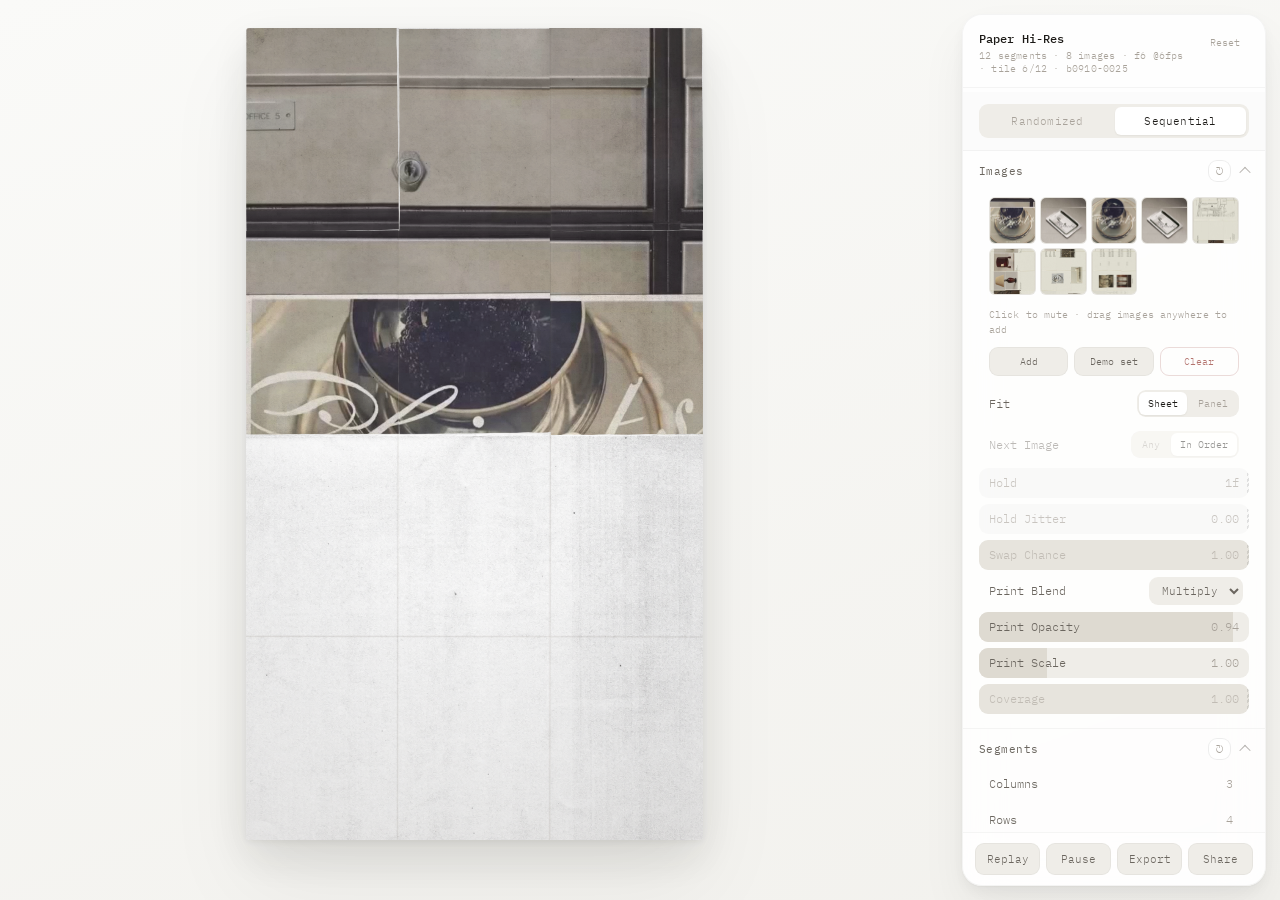
<file: highres/index.html>
<!doctype html>
<html lang="en">
<head>
<meta charset="utf-8">
<meta name="viewport" content="width=device-width, initial-scale=1">
<title>Paper Hi-Res</title>
<link rel="preconnect" href="https://fonts.googleapis.com">
<link rel="preconnect" href="https://fonts.gstatic.com" crossorigin>
<link href="https://fonts.googleapis.com/css2?family=IBM+Plex+Mono:wght@300;400;500&display=swap" rel="stylesheet">
<style>
:root{
  --bg-a:#FAFAF8; --bg-b:#F2F1ED;
  --surface:#FFFFFF;
  --ink:#1C1A17; --ink-2:#6B665F; --ink-3:#A8A29A;
  --line:rgba(0,0,0,0.04);
  --line-2:rgba(0,0,0,0.07);
  --fill:#EFEDE8;
  --fill-2:#E4E1DA;
  --accent:#8C8578;
  --rose:#B4746E;
  --r-lg:20px; --r-md:14px; --r-sm:9px;
  --ease:cubic-bezier(0.16,1,0.3,1);
  --shadow-soft:0 1px 2px rgba(28,26,23,.04), 0 6px 16px rgba(28,26,23,.05), 0 24px 48px rgba(28,26,23,.05);
  --panel-w:332px;
}
*{box-sizing:border-box}
html,body{height:100%}
body{
  margin:0;
  font-family:"IBM Plex Mono",ui-monospace,SFMono-Regular,Menlo,monospace;
  font-weight:300;
  font-size:12px;
  color:var(--ink);
  background:linear-gradient(160deg,var(--bg-a) 0%,var(--bg-b) 100%);
  overflow:hidden;
  -webkit-font-smoothing:antialiased;
}

/* ---------- stage ---------- */
.stage{
  position:fixed; inset:0 var(--panel-w) 0 0;
  display:flex; align-items:center; justify-content:center;
  padding:44px 40px 76px;
}
.canvas-wrap{
  position:relative;
  border-radius:4px;
  box-shadow:0 2px 6px rgba(28,26,23,.06), 0 18px 44px rgba(28,26,23,.10), 0 44px 90px rgba(28,26,23,.06);
  line-height:0;
  transition:box-shadow .5s var(--ease);
}
canvas{ display:block; max-width:100%; max-height:100%; border-radius:3px; }

.size-bar{
  position:absolute; left:50%; bottom:20px; transform:translateX(-50%);
  display:flex; align-items:center; gap:4px;
  padding:6px 8px;
  background:rgba(255,255,255,.72);
  backdrop-filter:blur(20px); -webkit-backdrop-filter:blur(20px);
  border:1px solid var(--line); border-radius:999px;
  box-shadow:var(--shadow-soft);
  opacity:0; transform:translateX(-50%) translateY(6px);
  transition:opacity .35s var(--ease), transform .35s var(--ease);
}
.stage:hover .size-bar{opacity:1; transform:translateX(-50%) translateY(0)}
.size-bar label{display:flex;align-items:center;gap:5px;color:var(--ink-3);padding-left:8px}
.size-bar input{
  width:52px; border:0; background:transparent; font:inherit; color:var(--ink-3);
  text-align:center; padding:4px 2px; border-radius:var(--r-sm);
  transition:color .2s var(--ease), background .2s var(--ease);
}
.size-bar input:hover{background:var(--fill)}
.size-bar input:focus{outline:0;color:var(--ink);background:var(--fill)}
.size-bar select{
  border:0;background:transparent;font:inherit;color:var(--ink-3);
  padding:4px 6px;border-radius:var(--r-sm);cursor:pointer;
}
.size-bar select:hover{background:var(--fill);color:var(--ink)}
.size-bar input::-webkit-outer-spin-button,
.size-bar input::-webkit-inner-spin-button{-webkit-appearance:none;margin:0}

/* grip: three vertical dots, drag to reposition the whole bar */
.bar-grip{
  display:flex; flex-direction:column; align-items:center; justify-content:center;
  gap:3px; padding:0 6px; align-self:stretch;
  cursor:grab; touch-action:none;
}
.bar-grip:active{cursor:grabbing}
.bar-grip i{width:3px;height:3px;border-radius:50%;background:var(--ink-3);opacity:.7;
  transition:background .2s var(--ease)}
.bar-grip:hover i{background:var(--ink-2);opacity:1}

.bar-sep{width:1px;align-self:stretch;margin:3px 3px;background:var(--line-2)}

/* solid base colour picker + on/off */
.base-ctrl{display:flex;align-items:center;gap:6px;padding-right:2px}
.base-ctrl input[type=color]{
  -webkit-appearance:none;appearance:none;
  width:20px;height:20px;padding:0;border:0;border-radius:50%;
  background:transparent;cursor:pointer;flex:0 0 auto;
  box-shadow:0 0 0 1px var(--line-2), inset 0 0 0 2px #fff;
}
.base-ctrl input[type=color]::-webkit-color-swatch-wrapper{padding:0}
.base-ctrl input[type=color]::-webkit-color-swatch{border:0;border-radius:50%}
.base-ctrl input[type=color]::-moz-color-swatch{border:0;border-radius:50%}
.base-toggle{
  border:0;background:transparent;font:inherit;color:var(--ink-3);
  padding:4px 9px;border-radius:999px;cursor:pointer;
  transition:color .2s var(--ease),background .2s var(--ease);
}
.base-toggle:hover{background:var(--fill);color:var(--ink)}
.base-toggle[aria-pressed="true"]{background:var(--ink);color:#fff}

/* once dragged, the bar sits at an explicit left/top instead of bottom-centre */
.size-bar.moved{left:auto;right:auto;bottom:auto;transform:translateY(6px)}
.stage:hover .size-bar.moved{transform:translateY(0)}

/* ---------- panel ---------- */
.panel{
  position:fixed; top:14px; right:14px; bottom:14px; width:calc(var(--panel-w) - 28px);
  display:flex; flex-direction:column;
  background:rgba(255,255,255,.86);
  backdrop-filter:blur(20px); -webkit-backdrop-filter:blur(20px);
  border:1px solid var(--line);
  border-radius:var(--r-lg);
  box-shadow:var(--shadow-soft);
  overflow:hidden;
}
.panel-head{
  display:flex; align-items:flex-start; justify-content:space-between; gap:10px;
  padding:16px 16px 12px;
  border-bottom:1px solid var(--line);
}
.panel-title h1{margin:0;font-size:12px;font-weight:500;letter-spacing:.01em;
  overflow:hidden;text-overflow:ellipsis;white-space:nowrap}
.panel-title p{margin:3px 0 0;font-size:10px;color:var(--ink-3);letter-spacing:.02em}
.ghost-btn{
  font:inherit;font-size:10px;color:var(--ink-3);
  background:transparent;border:1px solid transparent;
  padding:4px 8px;border-radius:var(--r-sm);cursor:pointer;
  transition:all .25s var(--ease);
}
.ghost-btn:hover{color:var(--rose);border-color:rgba(180,116,110,.28)}
.ghost-btn:active{transform:scale(.97)}

.panel-body{flex:1;overflow-y:auto;overscroll-behavior:contain;padding:4px 0 16px}
.panel-body::-webkit-scrollbar{width:8px}
.panel-body::-webkit-scrollbar-thumb{background:var(--fill-2);border-radius:99px;border:2px solid transparent;background-clip:padding-box}
.panel-body::-webkit-scrollbar-thumb:hover{background:#D6D2C9;background-clip:padding-box}

.panel-foot{
  display:flex;gap:6px;padding:10px 12px;
  border-top:1px solid var(--line);
  background:rgba(255,255,255,.5);
}
.pbtn{
  flex:1;font:inherit;font-size:11px;color:var(--ink-2);
  background:var(--fill);border:1px solid var(--line);
  padding:8px 6px;border-radius:var(--r-sm);cursor:pointer;
  transition:all .25s var(--ease);
}
.pbtn:hover{background:var(--fill-2);color:var(--ink)}
.pbtn:active{transform:scale(.98)}

.pbtn.save{flex:0 0 auto;padding-left:12px;padding-right:12px}
.pbtn.save:disabled{opacity:.5;cursor:default}
.pbtn.save.dirty{
  color:var(--rose);border-color:rgba(180,116,110,.3);background:rgba(180,116,110,.07);
}
.pbtn.save.dirty:hover{background:rgba(180,116,110,.12)}
/* a quiet standing reminder that leaving now discards the edits */
body.unsaved .panel{box-shadow:var(--shadow-soft),0 0 0 1px rgba(180,116,110,.25)}

/* ---------- sections ---------- */
.section{border-bottom:1px solid var(--line)}
.section:last-child{border-bottom:0}
.section-head{
  position:relative;
  display:flex;align-items:center;
}
/* the toggle fills the row — click anywhere on the header to collapse */
.section-toggle{
  flex:1;display:flex;align-items:center;justify-content:space-between;gap:10px;
  font:inherit;font-size:11px;font-weight:400;letter-spacing:.04em;
  color:var(--ink-2);background:transparent;border:0;
  padding:13px 16px;cursor:pointer;text-align:left;
  transition:color .25s var(--ease);
}
.section-toggle:hover{color:var(--ink)}
.chev{
  flex:none;width:8px;height:8px;
  border-right:1px solid currentColor;border-bottom:1px solid currentColor;
  transform:rotate(45deg) translate(-2px,-2px);
  transition:transform .3s var(--ease);opacity:.5;
}
.section.open .chev{transform:rotate(225deg) translate(-1px,-1px)}
/* floats over the toggle rather than sitting beside it, so it can't
   punch a dead zone in the header's hit area */
.section-reset{
  position:absolute;right:34px;top:50%;transform:translateY(-50%);
  font:inherit;font-size:12px;line-height:1;
  color:var(--ink-3);background:var(--surface);
  border:1px solid var(--line-2);border-radius:var(--r-sm);
  padding:4px 7px;cursor:pointer;
  transition:color .25s var(--ease),border-color .25s var(--ease),
             background .25s var(--ease);
}
.section-reset:hover{color:var(--rose);border-color:rgba(180,116,110,.35);background:rgba(180,116,110,.05)}
.section-reset:active{transform:translateY(-50%) scale(.94)}
.section-reset:focus-visible{outline:1px solid var(--rose);outline-offset:1px}
.section-body{display:none;padding:0 16px 14px}
.section.open .section-body{display:block}

/* ---------- rows ---------- */
.row{margin:0 0 6px}
.row:last-child{margin-bottom:0}

/* slider: filled background row, scrub anywhere */
.slider{
  position:relative;display:flex;align-items:center;justify-content:space-between;
  gap:8px;height:30px;padding:0 10px;border-radius:var(--r-sm);
  background:var(--fill);overflow:hidden;cursor:ew-resize;
  user-select:none;-webkit-user-select:none;touch-action:none;
  transition:background .25s var(--ease);
}
.slider:hover{background:var(--fill-2)}
.slider .fill{
  position:absolute;left:0;top:0;bottom:0;width:0;
  background:#DEDAD1;pointer-events:none;
  transition:background .25s var(--ease);
}
.slider:hover .fill{background:#D4CFC4}
.slider.dragging .fill{background:#CBC5B8}
.slider .lab,.slider .val{position:relative;pointer-events:none;white-space:nowrap}
.slider .lab{color:var(--ink-2);font-weight:300}
.slider .val{color:var(--ink-3);font-variant-numeric:tabular-nums;transition:color .2s var(--ease)}
.slider:hover .val{color:var(--ink)}

/* locked: forced to an effective value by the current mode. Reads as inert
   rather than broken — no scrub cursor, no hover lift, value dimmed. */
.slider.locked{cursor:default;background:rgba(0,0,0,.018)}
.slider.locked:hover{background:rgba(0,0,0,.018)}
.slider.locked .fill{background:#E7E4DD}
.slider.locked:hover .fill{background:#E7E4DD}
.slider.locked .lab,.slider.locked .val{color:var(--ink-3);opacity:.6}
.slider.locked::after{
  content:"";position:absolute;right:0;top:0;bottom:0;width:2px;
  background:repeating-linear-gradient(135deg,rgba(0,0,0,.10) 0 2px,transparent 2px 4px);
}
.sel.locked{opacity:.45}
.sel.locked select{cursor:default}
.seg.locked{opacity:.45}
.seg.locked .seg-group button{cursor:default}
.num.locked{opacity:.5}
.num.locked input{cursor:default}
.num.locked input:hover{background:transparent}

/* plain inline number */
.num{display:flex;align-items:center;justify-content:space-between;gap:8px;height:30px;padding:0 10px}
.num label{color:var(--ink-2)}
.num input{
  width:62px;border:0;background:transparent;font:inherit;color:var(--ink-3);
  text-align:right;padding:4px 6px;border-radius:var(--r-sm);
  font-variant-numeric:tabular-nums;
  transition:color .2s var(--ease),background .2s var(--ease);
}
.num input:hover{background:var(--fill)}
.num input:focus{outline:0;color:var(--ink);background:var(--fill)}
.num input::-webkit-outer-spin-button,.num input::-webkit-inner-spin-button{-webkit-appearance:none;margin:0}

/* inline toggle */
.tog{display:flex;align-items:center;gap:8px;height:30px;padding:0 10px;cursor:pointer;border-radius:var(--r-sm);transition:background .25s var(--ease)}
.tog:hover{background:var(--fill)}
.tog input{appearance:none;-webkit-appearance:none;margin:0;width:13px;height:13px;border:1px solid var(--line-2);border-radius:4px;background:var(--surface);cursor:pointer;position:relative;transition:all .2s var(--ease);flex:none}
.tog input:checked{background:var(--accent);border-color:var(--accent)}
.tog input:checked::after{content:"";position:absolute;left:4px;top:1px;width:3px;height:7px;border-right:1.5px solid #fff;border-bottom:1.5px solid #fff;transform:rotate(42deg)}
.tog span{color:var(--ink-2)}

/* mode toggle — the top-level choice, so it sits above every section */
.row.mode-bar{
  margin:0;padding:12px 16px;
  border-bottom:1px solid var(--line);
  background:rgba(0,0,0,.012);
}
.row.mode-bar .seg{padding:0;min-height:0}
.row.mode-bar .seg>span{display:none}
.row.mode-bar .seg-group{flex:1;padding:3px}
.row.mode-bar .seg-group button{flex:1;font-size:11px;padding:7px 8px;letter-spacing:.02em}

/* segmented */
.seg{display:flex;align-items:center;justify-content:space-between;gap:8px;padding:4px 10px 4px 10px;min-height:30px}
.seg>span{color:var(--ink-2);white-space:nowrap}
.seg-group{display:flex;background:var(--fill);border-radius:var(--r-sm);padding:2px;gap:2px}
.seg-group button{
  font:inherit;font-size:10px;color:var(--ink-3);background:transparent;border:0;
  padding:5px 9px;border-radius:6px;cursor:pointer;white-space:nowrap;
  transition:all .25s var(--ease);
}
.seg-group button:hover{color:var(--ink)}
.seg-group button.on{background:var(--surface);color:var(--ink);box-shadow:0 1px 2px rgba(28,26,23,.06)}

/* select */
.sel{display:flex;align-items:center;justify-content:space-between;gap:8px;height:30px;padding:0 6px 0 10px}
.sel label{color:var(--ink-2)}
.sel select{
  font:inherit;font-size:11px;color:var(--ink-2);background:var(--fill);
  border:1px solid transparent;border-radius:var(--r-sm);padding:5px 8px;cursor:pointer;
  transition:all .25s var(--ease);
}
.sel select:hover{background:var(--fill-2);color:var(--ink)}
.sel select:focus{outline:0;border-color:var(--line-2)}

/* button row */
.btnrow{display:flex;gap:6px;padding:4px 10px}
.btnrow button{
  flex:1;font:inherit;font-size:10px;color:var(--ink-2);background:var(--fill);
  border:1px solid var(--line);padding:7px 6px;border-radius:var(--r-sm);cursor:pointer;
  transition:all .25s var(--ease);
}
.btnrow button:hover{background:var(--fill-2);color:var(--ink)}
.btnrow button:active{transform:scale(.98)}
.btnrow button.danger{background:transparent;border-color:rgba(180,116,110,.25);color:var(--rose)}
.btnrow button.danger:hover{background:rgba(180,116,110,.06)}

/* thumbs */
.thumbs{display:grid;grid-template-columns:repeat(5,1fr);gap:4px;padding:6px 10px 2px}
.thumb{
  position:relative;aspect-ratio:1;border-radius:6px;overflow:hidden;
  border:1px solid var(--line);background:var(--fill);cursor:pointer;
  transition:transform .3s var(--ease),box-shadow .3s var(--ease),opacity .25s var(--ease);
}
.thumb img{width:100%;height:100%;object-fit:cover;display:block}
.thumb:hover{transform:translateY(-3px);box-shadow:0 4px 10px rgba(28,26,23,.12)}
.thumb.off{opacity:.28}
.thumb .x{
  position:absolute;top:1px;right:1px;width:13px;height:13px;border-radius:4px;
  background:rgba(255,255,255,.9);color:var(--rose);font-size:10px;line-height:13px;text-align:center;
  opacity:0;transition:opacity .2s var(--ease);
}
.thumb:hover .x{opacity:1}
.hint{padding:4px 10px 0;font-size:10px;color:var(--ink-3);letter-spacing:.01em;line-height:1.5}
.strip-empty{
  grid-column:1 / -1;
  display:flex;align-items:center;justify-content:center;
  min-height:52px;padding:0 10px;text-align:center;
  font-size:10px;line-height:1.5;color:var(--ink-3);
  border:1px dashed var(--line-2);border-radius:var(--r-sm);
  background:rgba(0,0,0,.012);
}

/* share modal */
.modal{
  position:fixed;inset:0;z-index:70;display:none;
  align-items:center;justify-content:center;padding:24px;
  background:rgba(0,0,0,.4);backdrop-filter:blur(4px);-webkit-backdrop-filter:blur(4px);
}
.modal.on{display:flex}
.modal-card{
  width:min(520px,100%);background:var(--surface);
  border-radius:var(--r-lg);border:1px solid var(--line);
  box-shadow:0 8px 24px rgba(0,0,0,.18),0 40px 90px rgba(0,0,0,.16);
  overflow:hidden;
}
.modal-card header{
  display:flex;align-items:center;justify-content:space-between;
  padding:16px 18px 14px;border-bottom:1px solid var(--line);
}
.modal-card h2{margin:0;font-size:12px;font-weight:500;letter-spacing:.02em}
.modal-card header button{
  font:inherit;font-size:16px;line-height:1;color:var(--ink-3);
  background:transparent;border:0;cursor:pointer;padding:2px 4px;
  transition:color .25s var(--ease);
}
.modal-card header button:hover{color:var(--ink)}
#shareBody{padding:14px 18px 18px}
.url-row{margin-bottom:14px}
.url-label{font-size:11px;color:var(--ink);margin-bottom:6px}
.url-label span{color:var(--ink-3);margin-left:8px;font-size:10px}
.url-box{display:flex;gap:6px}
.url-box input{
  flex:1;min-width:0;font:inherit;font-size:11px;color:var(--ink-2);
  background:var(--fill);border:1px solid var(--line);border-radius:var(--r-sm);
  padding:8px 10px;
}
.url-box input:focus{outline:0;border-color:var(--line-2);color:var(--ink)}
.url-box button{
  font:inherit;font-size:11px;color:var(--ink-2);background:var(--fill);
  border:1px solid var(--line);border-radius:var(--r-sm);padding:8px 14px;cursor:pointer;
  transition:all .25s var(--ease);
}
.url-box button:hover{background:var(--fill-2);color:var(--ink)}
.share-note{margin:8px 0 0;font-size:10px;line-height:1.6;color:var(--ink-3)}
.share-note.err{color:var(--rose)}

/* play-only: the canvas is the whole page */
body.view-only .panel,
body.view-only .size-bar{display:none}
body.view-only .stage{inset:0;padding:0}
body.view-only .canvas-wrap{border-radius:0;box-shadow:none}

/* drop veil + toast */
.drop-veil{
  position:fixed;inset:0;display:none;align-items:center;justify-content:center;
  background:rgba(0,0,0,.4);backdrop-filter:blur(4px);-webkit-backdrop-filter:blur(4px);z-index:50;
}
.drop-veil.on{display:flex}
.drop-veil span{
  background:#fff;color:var(--ink);padding:18px 30px;border-radius:var(--r-lg);
  box-shadow:0 8px 24px rgba(0,0,0,.18),0 32px 80px rgba(0,0,0,.14);letter-spacing:.04em;
}
.toast{
  position:fixed;left:50%;bottom:26px;transform:translate(-50%,10px);
  display:flex;align-items:center;gap:12px;
  background:rgba(28,26,23,.9);color:#F5F3EF;font-size:11px;letter-spacing:.02em;
  padding:8px 8px 8px 16px;border-radius:999px;backdrop-filter:blur(12px);
  opacity:0;pointer-events:none;transition:opacity .4s var(--ease),transform .4s var(--ease);z-index:60;
}
.toast.on{opacity:1;transform:translate(-50%,0);pointer-events:auto}
.toast button{
  font:inherit;font-size:11px;color:#E8A9A3;background:transparent;
  border:1px solid rgba(232,169,163,.3);border-radius:999px;
  padding:4px 12px;cursor:pointer;
  transition:background .25s var(--ease),color .25s var(--ease);
}
.toast button:hover{background:rgba(232,169,163,.14);color:#F3C6C1}
.toast button:active{transform:scale(.97)}
.toast button[hidden]{display:none}

@media (max-width:900px){
  :root{--panel-w:0px}
  .stage{inset:0 0 46vh 0;padding:16px}
  .panel{top:auto;left:8px;right:8px;bottom:8px;width:auto;height:calc(46vh - 16px)}
}

</style>
</head>
<body>

<div class="stage" id="stage">
  <div class="canvas-wrap" id="canvasWrap">
    <canvas id="c"></canvas>
  </div>
  <div class="size-bar" id="sizeBar">
    <span class="bar-grip" id="barGrip" title="Drag to move this bar" aria-label="Move bar" role="button" tabindex="0">
      <i></i><i></i><i></i>
    </span>
    <label>W <input type="number" id="sizeW" value="1080" min="120" max="4000" step="10"></label>
    <label>H <input type="number" id="sizeH" value="1920" min="120" max="4000" step="10"></label>
    <select id="sizePreset">
      <option value="custom">Custom</option>
      <option value="900x1200">3:4 Portrait</option>
      <option value="1080x1920" selected>9:16 Story</option>
      <option value="1080x1080">1:1 Square</option>
      <option value="1600x1000">16:10 Wide</option>
    </select>
    <span class="bar-sep" aria-hidden="true"></span>
    <span class="base-ctrl" title="Solid base colour — fills the empty sheet behind the segments instead of paper">
      <input type="color" id="baseColor" value="#EDE9E0" aria-label="Base colour">
      <button type="button" id="baseToggle" class="base-toggle" aria-pressed="false">Base</button>
    </span>
  </div>
</div>

<aside class="panel" id="panel">
  <header class="panel-head">
    <div class="panel-title">
      <h1>Paper Hi-Res</h1>
      <p id="statusLine">loading</p>
    </div>
    <button class="ghost-btn" id="resetAll" title="Reset all controls">Reset</button>
  </header>
  <div class="panel-body" id="controls"></div>
  <footer class="panel-foot">
    <button class="pbtn" id="btnReplay">Replay</button>
    <button class="pbtn" id="btnPlay">Pause</button>
    <button class="pbtn" id="btnExport">Export</button>
    <button class="pbtn" id="btnShare">Share</button>
    <button class="pbtn save" id="btnSave" hidden>Saved</button>
  </footer>
</aside>

<div class="drop-veil" id="dropVeil"><span>Drop images</span></div>
<div class="modal" id="shareModal">
  <div class="modal-card">
    <header><h2>Share this session</h2><button id="shareClose" aria-label="Close">&times;</button></header>
    <div id="shareBody"></div>
  </div>
</div>

<div class="toast" id="toast"><span id="toastMsg"></span><button id="toastUndo" hidden>Undo</button></div>

<script>
const __m_rng = (function(){

// Seeded, reproducible randomness. Same seed => same sheet, forever.
function mulberry32(a){
  return function(){
    a |= 0; a = (a + 0x6D2B79F5) | 0;
    let t = Math.imul(a ^ (a >>> 15), 1 | a);
    t = (t + Math.imul(t ^ (t >>> 7), 61 | t)) ^ t;
    return ((t ^ (t >>> 14)) >>> 0) / 4294967296;
  };
}

// Stateless hash: one deterministic value per (seed, index, salt) triple.
function hash(seed, i, salt){
  return mulberry32((seed * 374761393 + i * 668265263 + salt * 2246822519) >>> 0)();
}

// Signed variant, -1..1
function shash(seed, i, salt){ return hash(seed, i, salt) * 2 - 1; }

// Smooth 1D value noise — used for variation ALONG a crease so the highlight
// breathes instead of running at one constant weight.
function noise1(seed, salt, t){
  const i = Math.floor(t), f = t - i;
  const a = hash(seed, i, salt), b = hash(seed, i + 1, salt);
  const u = f * f * (3 - 2 * f);
  return a + (b - a) * u;
}

// Fractal version — two octaves is enough to stop it reading as a sine wave.
function fbm1(seed, salt, t){
  return noise1(seed, salt, t) * 0.65 + noise1(seed, salt + 977, t * 2.7) * 0.35;
}

const clamp = (v, a, b) => v < a ? a : v > b ? b : v;
const lerp = (a, b, t) => a + (b - a) * t;
const easeInOutCubic = (t) => t < 0.5 ? 4*t*t*t : 1 - Math.pow(-2*t + 2, 3) / 2;
const easeOutCubic = (t) => 1 - Math.pow(1 - t, 3);

return { mulberry32, hash, shash, noise1, fbm1, clamp, lerp, easeInOutCubic, easeOutCubic };
})();

const __m_controls = (function(){

// Control panel: builds the UI from a schema and owns the state.
//
// Settings survive a refresh via localStorage; Reset (per section or global)
// snaps back to the schema defaults and drops the stored copy. Stored values are
// re-validated against the schema on load, so a stale store from an older build
// can never brick the panel — anything that doesn't fit is silently dropped.
// Namespaced per clone so hi-res settings don't collide with pashu/stopmotion
// when they're served from the same origin — and so this build's own defaults
// apply cleanly to anyone who used the shared build before.
const STORE_KEY = 'paperimgshuffle.highres.settings.v3';

const listeners = {};
const anyListeners = [];
const state = {};
const defaults = {};
const specs = {};
const els = {};
const sections = [];          // [{ label, keys: [] }]
const extra = {};             // non-schema state (canvas size)
let baseline = null;          // a loaded session's values become Reset's target
let loading = false;
let persistOn = true;

function readStore(){
  try { return JSON.parse(localStorage.getItem(STORE_KEY)) || {}; }
  catch { return {}; }
}
let saveTimer = null;
// While a saved session is open, edits are transient: they must not survive a
// reload, or "close without saving" would silently keep them.
function setPersist(on){ persistOn = !!on; }

function persist(){
  if (loading || !persistOn) return;
  clearTimeout(saveTimer);
  saveTimer = setTimeout(() => {
    try { localStorage.setItem(STORE_KEY, JSON.stringify({ v: state, x: extra })); }
    catch { /* private mode / quota — settings just won't persist */ }
  }, 250);
}
function clearStore(){
  clearTimeout(saveTimer);
  try { localStorage.removeItem(STORE_KEY); } catch {}
}

// A stored value is only accepted if it still fits its spec.
function coerce(spec, v){
  switch (spec.type){
    case 'slider': case 'number':
      // strict: Number(null) is 0 and Number(true) is 1, both of which would
      // sail through a bare isFinite check and silently become real settings
      if (typeof v !== 'number' || !Number.isFinite(v)) return undefined;
      return Math.max(spec.min, Math.min(spec.max, v));
    case 'toggle':
      return typeof v === 'boolean' ? v : undefined;
    case 'select': case 'segmented':
      return spec.options.some(o => o.id === v) ? v : undefined;
    default:
      return undefined;
  }
}

function getExtra(k){ return extra[k]; }
function setExtra(k, v){ extra[k] = v; persist(); }
function snapshot(){ return { ...state }; }

// When a saved session is opened, Reset should return to THAT session's
// settings, not to the app defaults — the session is the document.
function setBaseline(obj){ baseline = obj ? { ...obj } : null; }
function hasBaseline(){ return !!baseline; }
const targetFor = (k) => (baseline && k in baseline) ? baseline[k] : defaults[k];
function restore(snap){ for (const k in snap) set(k, snap[k]); }

function get(k){ return state[k]; }
function set(k, v, silent){
  if (state[k] === v) return;
  state[k] = v;
  if (els[k] && els[k].sync) els[k].sync(v);
  anyListeners.forEach(fn => fn(k, v));
  if (!silent && listeners[k]) listeners[k].forEach(fn => fn(v));
  persist();
}
function onChange(k, fn){ (listeners[k] ||= []).push(fn); }
// Fires for every control — the render loop uses it to know the frame is stale.
function onAny(fn){ anyListeners.push(fn); }

// Force a control to an effective value and stop it being edited, without
// destroying what the user had set. Used where one mode makes another control
// meaningless — locking says so out loud instead of silently ignoring it.
function setLocked(key, on, shown, reason){
  const e = els[key];
  if (e && e.setLocked) e.setLocked(on, shown, reason);
}
function all(){ return { ...state }; }
// Reset always goes to the schema defaults — the original, very first values —
// never to whatever was last stored.
function resetAll(){
  clearStore();
  for (const k in defaults) set(k, targetFor(k));
}
function resetSection(label){
  const sec = sections.find(s => s.label === label);
  if (!sec) return;
  for (const k of sec.keys) set(k, targetFor(k));
}
function sectionKeys(label){
  const sec = sections.find(s => s.label === label);
  return sec ? sec.keys.slice() : [];
}

const fmt = (v, step) => {
  if (step >= 1) return String(Math.round(v));
  const d = String(step).split('.')[1]?.length || 2;
  return v.toFixed(d);
};

function sliderRow(spec){
  const wrap = document.createElement('div');
  wrap.className = 'row';
  wrap.innerHTML =
    `<div class="slider"><div class="fill"></div>
       <span class="lab">${spec.label}</span><span class="val"></span></div>`;
  const el = wrap.firstElementChild;
  const fill = el.querySelector('.fill');
  const val = el.querySelector('.val');
  const { min, max, step } = spec;

  // A locked control displays the value actually in force, not the stored one.
  // The stored value is untouched, so leaving the locking mode restores it.
  let lockedTo = null;
  const sync = (v) => {
    const d = lockedTo !== null ? lockedTo : v;
    fill.style.width = ((d - min) / (max - min) * 100) + '%';
    val.textContent = fmt(d, step) + (spec.unit || '');
  };
  els[spec.key] = {
    sync,
    setLocked(on, shown, reason){
      lockedTo = on ? shown : null;
      el.classList.toggle('locked', !!on);
      if (on) el.title = reason || ''; else el.removeAttribute('title');
      sync(state[spec.key]);
    }
  };

  // Scrub anywhere on the row — the whole row is the track.
  let dragging = false;
  const fromX = (clientX) => {
    const r = el.getBoundingClientRect();
    const t = Math.max(0, Math.min(1, (clientX - r.left) / r.width));
    const raw = min + t * (max - min);
    return Math.round(raw / step) * step;
  };
  el.addEventListener('pointerdown', (e) => {
    if (lockedTo !== null) return;
    dragging = true;
    try { el.setPointerCapture(e.pointerId); } catch {}
    el.classList.add('dragging');
    set(spec.key, fromX(e.clientX));
  });
  el.addEventListener('pointermove', (e) => {
    if (dragging && lockedTo === null) set(spec.key, fromX(e.clientX));
  });
  const end = () => { dragging = false; el.classList.remove('dragging'); };
  el.addEventListener('pointerup', end);
  el.addEventListener('pointercancel', end);
  return wrap;
}

function numRow(spec){
  const wrap = document.createElement('div');
  wrap.className = 'row';
  wrap.innerHTML = `<div class="num"><label>${spec.label}</label>
    <input type="number" min="${spec.min}" max="${spec.max}" step="${spec.step || 1}"></div>`;
  const input = wrap.querySelector('input');
  let lockedTo = null;
  els[spec.key] = {
    sync: (v) => {
      if (document.activeElement !== input) input.value = lockedTo !== null ? lockedTo : v;
    },
    setLocked(on, shown, reason){
      lockedTo = on ? shown : null;
      input.disabled = !!on;
      wrap.querySelector('.num').classList.toggle('locked', !!on);
      if (on) wrap.querySelector('.num').title = reason || '';
      else wrap.querySelector('.num').removeAttribute('title');
      els[spec.key].sync(state[spec.key]);
    }
  };
  const commit = () => {
    if (lockedTo !== null) return;
    let v = parseFloat(input.value);
    if (!isFinite(v)) v = defaults[spec.key];
    v = Math.max(spec.min, Math.min(spec.max, v));
    input.value = v;
    set(spec.key, v);
  };
  input.addEventListener('change', commit);
  input.addEventListener('blur', commit);
  return wrap;
}

function togRow(spec){
  const wrap = document.createElement('div');
  wrap.className = 'row';
  wrap.innerHTML = `<label class="tog"><input type="checkbox"><span>${spec.label}</span></label>`;
  const input = wrap.querySelector('input');
  els[spec.key] = { sync: (v) => { input.checked = !!v; } };
  input.addEventListener('change', () => set(spec.key, input.checked));
  return wrap;
}

function segRow(spec){
  const wrap = document.createElement('div');
  wrap.className = 'row';
  const g = spec.options.map(o => `<button data-v="${o.id}">${o.label}</button>`).join('');
  wrap.innerHTML = `<div class="seg"><span>${spec.label}</span><div class="seg-group">${g}</div></div>`;
  const btns = [...wrap.querySelectorAll('button')];
  let lockedTo = null;
  els[spec.key] = {
    sync: (v) => {
      const d = lockedTo !== null ? lockedTo : v;
      btns.forEach(b => b.classList.toggle('on', b.dataset.v === d));
    },
    setLocked(on, shown, reason){
      lockedTo = on ? shown : null;
      const g = wrap.querySelector('.seg');
      g.classList.toggle('locked', !!on);
      if (on) g.title = reason || ''; else g.removeAttribute('title');
      els[spec.key].sync(state[spec.key]);
    }
  };
  btns.forEach(b => b.addEventListener('click', () => {
    if (lockedTo !== null) return;
    set(spec.key, b.dataset.v);
  }));
  return wrap;
}

function selRow(spec){
  const wrap = document.createElement('div');
  wrap.className = 'row';
  const opts = spec.options.map(o => `<option value="${o.id}">${o.label}</option>`).join('');
  wrap.innerHTML = `<div class="sel"><label>${spec.label}</label><select>${opts}</select></div>`;
  const sel = wrap.querySelector('select');
  let lockedTo = null;
  els[spec.key] = {
    sync: (v) => { sel.value = lockedTo !== null ? lockedTo : v; },
    setLocked(on, shown, reason){
      lockedTo = on ? shown : null;
      sel.disabled = !!on;
      wrap.querySelector('.sel').classList.toggle('locked', !!on);
      if (on) wrap.querySelector('.sel').title = reason || '';
      else wrap.querySelector('.sel').removeAttribute('title');
      els[spec.key].sync(state[spec.key]);
    }
  };
  sel.addEventListener('change', () => { if (lockedTo === null) set(spec.key, sel.value); });
  return wrap;
}

function btnRow(spec){
  const wrap = document.createElement('div');
  wrap.className = 'row';
  const b = spec.buttons.map(x =>
    `<button data-k="${x.key}" class="${x.danger ? 'danger' : ''}">${x.label}</button>`).join('');
  wrap.innerHTML = `<div class="btnrow">${b}</div>`;
  wrap.querySelectorAll('button').forEach(btn =>
    btn.addEventListener('click', () => (listeners[btn.dataset.k] || []).forEach(fn => fn())));
  return wrap;
}

function customRow(spec){
  const wrap = document.createElement('div');
  wrap.className = 'row';
  wrap.appendChild(spec.render());
  return wrap;
}

function hintRow(spec){
  const wrap = document.createElement('div');
  wrap.className = 'hint';
  wrap.textContent = spec.text;
  return wrap;
}

const builders = { slider: sliderRow, number: numRow, toggle: togRow,
  segmented: segRow, select: selRow, buttons: btnRow, custom: customRow, hint: hintRow };

function build(schema, root){
  let body = null, current = null;
  for (const spec of schema){
    if (spec.type === 'section'){
      current = { label: spec.label, keys: [] };
      sections.push(current);
      // `sec` must be a per-iteration binding: a shared outer `let` would leave
      // every header's listener closing over the LAST section, so all of them
      // toggle the same panel.
      const sec = document.createElement('div');
      sec.className = 'section' + (spec.collapsed ? '' : ' open');
      // One button spans the whole row so the entire header is the hit target;
      // the reset floats over it on the right. Splitting the row into separate
      // buttons left dead zones between them.
      sec.innerHTML =
        `<div class="section-head">
           <button class="section-toggle"><span>${spec.label}</span><i class="chev"></i></button>
           <button class="section-reset" title="Reset ${spec.label}" aria-label="Reset ${spec.label}">&#8635;</button>
         </div>
         <div class="section-body"></div>`;
      body = sec.querySelector('.section-body');
      const toggle = sec.querySelector('.section-toggle');
      toggle.setAttribute('aria-expanded', String(!spec.collapsed));
      toggle.addEventListener('click', () => {
        const open = sec.classList.toggle('open');
        toggle.setAttribute('aria-expanded', String(open));
      });
      const label = spec.label;
      sec.querySelector('.section-reset').addEventListener('click', (e) => {
        e.stopPropagation();
        const before = snapshot();
        resetSection(label);
        resetNotify(label, before);
      });
      root.appendChild(sec);
      continue;
    }
    if (spec.key !== undefined && spec.default !== undefined){
      defaults[spec.key] = spec.default;
      state[spec.key] = spec.default;
      specs[spec.key] = spec;
      if (current) current.keys.push(spec.key);
    }
    const node = (builders[spec.type] || (() => document.createElement('div')))(spec);
    if (spec.cls) node.classList.add(spec.cls);
    (body || root).appendChild(node);
    if (spec.key && els[spec.key]) els[spec.key].sync(state[spec.key]);
  }

  // Apply anything stored from a previous visit. Runs before app.js registers
  // its listeners, which is what we want at boot — nothing to invalidate yet.
  const stored = readStore();
  loading = true;
  for (const k in (stored.v || {})){
    const spec = specs[k];
    if (!spec) continue;
    const v = coerce(spec, stored.v[k]);
    if (v !== undefined) set(k, v);
  }
  Object.assign(extra, stored.x || {});
  loading = false;
}

// Reset is instant and non-blocking, with an undo rather than a confirmation.
let notify = () => {};
function onReset(fn){ notify = fn; }
function resetNotify(label, before){ notify(label, before); }

return { setPersist, getExtra, setExtra, snapshot, setBaseline, hasBaseline, restore, get, set, onChange, onAny, setLocked, all, resetAll, resetSection, sectionKeys, build, onReset };
})();

const __m_paper = (function(){
const { clamp } = __m_rng;
// Paper sheet: loading, per-sheet relief/lighting sampler, and the passes that
// press the printed image into the sheet.

const SAMPLE_W = 220;
const sampleBuf = document.createElement('canvas');
const sbx = sampleBuf.getContext('2d', { willReadFrequently: true });

// Hi-res build only: assets are linked from disk, not embedded. Browsers cache
// images hard, so a plain refresh would keep showing the OLD paper after you
// edit the PNG. Stamp on-disk asset URLs with a per-page-load token so every
// refresh refetches — edits show up immediately. Uploads (blob:) and any data:
// URIs are left untouched.
const LOAD_BUST = Date.now();
function loadImage(src){
  // Only the linked on-disk assets, and only when served over http(s): stamp a
  // per-load token so an edited PNG shows on refresh, and mark them crossOrigin
  // so the canvas stays exportable. Over file:// we skip both (a query on a
  // file URL can break the fetch, and crossOrigin is meaningless there); and we
  // NEVER set crossOrigin on blob:/data: uploads — that makes some browsers
  // refuse to decode them ("could not read those files").
  const isAsset = /^(\.\.\/)?assets\//.test(src);
  const isHttp = location.protocol.startsWith('http');
  if (isAsset && isHttp) src += (src.includes('?') ? '&' : '?') + 'v=' + LOAD_BUST;
  return new Promise((res, rej) => {
    const im = new Image();
    if (isAsset && isHttp) im.crossOrigin = 'anonymous';
    im.onload = () => res(im);
    im.onerror = rej;
    im.src = src;
  });
}

// Precompute once per sheet: luminance, Sobel gradients, mean, and the 90th
// percentile as the "paper white" reference.
function buildSampler(img){
  if (!img || !img.complete || !img.naturalWidth) return null;
  const ar = img.naturalWidth / img.naturalHeight;
  let sw = SAMPLE_W, sh = SAMPLE_W;
  if (ar >= 1) sh = Math.max(8, Math.round(SAMPLE_W / ar));
  else sw = Math.max(8, Math.round(SAMPLE_W * ar));
  sampleBuf.width = sw; sampleBuf.height = sh;
  sbx.clearRect(0, 0, sw, sh);
  try {
    sbx.drawImage(img, 0, 0, sw, sh);
    const data = sbx.getImageData(0, 0, sw, sh).data;
    const n = sw * sh;
    const lum = new Float32Array(n);
    const hist = new Float32Array(64);
    let mean = 0;
    for (let i = 0; i < n; i++){
      const p = i * 4;
      const l = (0.299 * data[p] + 0.587 * data[p+1] + 0.114 * data[p+2]) / 255;
      lum[i] = l; mean += l;
      hist[Math.min(63, (l * 64) | 0)]++;
    }
    mean /= n;
    let acc = 0, hi = 1;
    for (let b = 0; b < 64; b++){ acc += hist[b]; if (acc >= n * 0.9){ hi = (b + 0.5) / 64; break; } }
    const gx = new Float32Array(n), gy = new Float32Array(n);
    const at = (x, y) => lum[clamp(y,0,sh-1) * sw + clamp(x,0,sw-1)];
    let gmax = 1e-4;
    for (let y = 0; y < sh; y++) for (let x = 0; x < sw; x++){
      const i = y * sw + x;
      gx[i] = (at(x+1,y-1)+2*at(x+1,y)+at(x+1,y+1)) - (at(x-1,y-1)+2*at(x-1,y)+at(x-1,y+1));
      gy[i] = (at(x-1,y+1)+2*at(x,y+1)+at(x+1,y+1)) - (at(x-1,y-1)+2*at(x,y-1)+at(x+1,y-1));
      const m = Math.hypot(gx[i], gy[i]);
      if (m > gmax) gmax = m;
    }
    return { w: sw, h: sh, lum, gx, gy, mean, hi, gmax };
  } catch { return null; }
}

// canvas pixel -> paper uv, accounting for the cover-fit crop
function frameToPaperUV(fx, fy, img, scale, cw, ch){
  const sw = cw * scale, sh = ch * scale;
  const ox = (cw - sw) / 2, oy = (ch - sh) / 2;
  let u = (fx - ox) / sw, v = (fy - oy) / sh;
  const iar = (img.naturalWidth || img.width) / (img.naturalHeight || img.height);
  const dar = sw / sh;
  if (iar > dar) u = 0.5 + (u - 0.5) * (dar / iar);
  else           v = 0.5 + (v - 0.5) * (iar / dar);
  return [u, v];
}

function sampleAt(s, u, v){
  const x = clamp((u * s.w) | 0, 0, s.w - 1);
  const y = clamp((v * s.h) | 0, 0, s.h - 1);
  const i = y * s.w + x;
  return { lum: s.lum[i], gx: s.gx[i], gy: s.gy[i] };
}

function drawCover(ctx, img, x, y, w, h){
  const iw = img.naturalWidth || img.width, ih = img.naturalHeight || img.height;
  const ir = iw / ih;
  const dr = w / h;
  let sw, sh, sx, sy;
  if (ir > dr){ sh = ih; sw = sh * dr; sx = (iw - sw) / 2; sy = 0; }
  else        { sw = iw; sh = sw / dr; sx = 0; sy = (ih - sh) / 2; }
  ctx.drawImage(img, sx, sy, sw, sh, x, y, w, h);
}

function drawSheet(ctx, img, scale, cw, ch){
  const sw = cw * scale, sh = ch * scale;
  drawCover(ctx, img, (cw - sw) / 2, (ch - sh) / 2, sw, sh);
}

// ── pressing the print into the sheet ────────────────────────────────────────
// Grid warp: the printed layer is re-blitted as a lattice, each cell nudged
// along the paper's local gradient. This is what makes ink ride the relief
// instead of floating flat on top of it.
let warpBuf = null, wbx = null;
function reliefWarp(src, sampler, img, amount, paperScale, cw, ch){
  if (!sampler || !img || amount <= 0.001) return src;
  if (!warpBuf){ warpBuf = document.createElement('canvas'); wbx = warpBuf.getContext('2d'); }
  if (warpBuf.width !== cw || warpBuf.height !== ch){ warpBuf.width = cw; warpBuf.height = ch; }
  wbx.clearRect(0, 0, cw, ch);

  // cell size scales with the sheet so a big canvas doesn't cost 3000 blits
  const CELL = Math.max(26, Math.round(Math.hypot(cw, ch) / 44));
  const maxShift = amount * 3.2;
  const nx = Math.ceil(cw / CELL), ny = Math.ceil(ch / CELL);
  for (let j = 0; j < ny; j++){
    for (let i = 0; i < nx; i++){
      const sx = i * CELL, sy = j * CELL;
      const wgt = Math.min(CELL, cw - sx), hgt = Math.min(CELL, ch - sy);
      if (wgt <= 0 || hgt <= 0) continue;
      const [u, v] = frameToPaperUV(sx + wgt / 2, sy + hgt / 2, img, paperScale, cw, ch);
      const s = sampleAt(sampler, u, v);
      const g = Math.hypot(s.gx, s.gy);
      let dx = 0, dy = 0;
      if (g > 1e-5){
        const k = Math.min(1, (g / sampler.gmax) * 2.2);
        dx = (s.gx / g) * maxShift * k;
        dy = (s.gy / g) * maxShift * k;
      }
      // 1px bleed keeps the lattice from showing as a seam grid
      wbx.drawImage(src, sx, sy, wgt, hgt, sx + dx - 0.5, sy + dy - 0.5, wgt + 1, hgt + 1);
    }
  }
  return warpBuf;
}

// The sheet's own shadows darken whatever is printed on it. Rather than
// per-cell fills (blocky, slow) we bake a SHADE MAP per sheet: the paper
// renormalised so its own paper-white sits at mid grey. Composited with
// 'overlay', mid grey is a no-op, so only the sheet's deviations — creases,
// stains, fibre — press through into the print. Re-derived per swap, so the
// print re-lights every time the paper changes.
const shadeCache = new WeakMap();
function buildShadeMap(img, sampler, contrast){
  const key = Math.round(contrast * 20);
  let per = shadeCache.get(img);
  if (per && per.key === key) return per.canvas;

  const sw = sampler.w, sh = sampler.h;
  const cv = document.createElement('canvas');
  cv.width = sw; cv.height = sh;
  const cx = cv.getContext('2d');
  const out = cx.createImageData(sw, sh);
  const d = out.data;
  const k = 255 * (0.75 + contrast * 1.15);
  const ref = sampler.hi * 0.82 + sampler.mean * 0.18;
  for (let i = 0; i < sw * sh; i++){
    let v = 128 + (sampler.lum[i] - ref) * k;
    v = v < 0 ? 0 : v > 255 ? 255 : v;
    const p = i * 4;
    d[p] = d[p+1] = d[p+2] = v; d[p+3] = 255;
  }
  cx.putImageData(out, 0, 0);
  per = { key, canvas: cv };
  shadeCache.set(img, per);
  return cv;
}

function paintPaperLight(ctx, sampler, img, o, cw, ch){
  const { lighting, contrast, paperScale } = o;
  if (!sampler || !img || lighting <= 0.001) return;
  const map = buildShadeMap(img, sampler, contrast);
  const sw = cw * paperScale, sh = ch * paperScale;
  ctx.save();
  ctx.globalCompositeOperation = 'overlay';
  ctx.globalAlpha = Math.min(1, lighting * 0.62);
  drawCover(ctx, map, (cw - sw) / 2, (ch - sh) / 2, sw, sh);
  ctx.restore();
}

return { loadImage, buildSampler, frameToPaperUV, sampleAt, drawCover, drawSheet, reliefWarp, buildShadeMap, paintPaperLight };
})();

const __m_folds = (function(){
const { hash, shash, fbm1, clamp, lerp } = __m_rng;
// ─────────────────────────────────────────────────────────────────────────────
// Fold grid + crease depth.
//
// Three separable signals, measured off the reference clip, are what make a
// folded sheet read as physical:
//   1. panel tone step   — each panel sits at its own brightness (~±2%)
//   2. panel content offset — the print is DISCONTINUOUS across every crease
//   3. crease = bright ridge + soft shadow, varying ALONG its own length
// A crease drawn as one uniform stroke reads as CSS. The along-line variation
// is the whole trick.
// ─────────────────────────────────────────────────────────────────────────────

const SAMPLES = 26;   // samples per fold line / panel edge

// A fold line is a gently wavering curve, not a straight rule. `waver` is the
// MAX amplitude — each line takes a random fraction of it.
function makeLine(seed, idx, salt, nominal, span, waver, skew){
  const amp = waver * hash(seed, idx, salt);
  const freq = 0.7 + hash(seed, idx, salt + 5) * 1.3;
  const phase = hash(seed, idx, salt + 9) * 10;
  const tilt = shash(seed, idx, salt + 13) * skew;
  return {
    nominal,
    // position of the line at parameter t (0..1 along its length)
    at(t){
      const n = (fbm1(seed, salt + idx * 31, phase + t * freq * 3.1) - 0.5) * 2;
      return nominal + n * amp + (t - 0.5) * tilt;
    },
    // mountain folds catch light on the near side, valleys on the far side
    mountain: hash(seed, idx, salt + 21) > 0.42,
    weight: 0.55 + hash(seed, idx, salt + 27) * 0.45,
    span
  };
}

function buildGrid(opt){
  const { cols, rows, w, h, seed, gridJitter, foldWaver, foldSkew } = opt;
  // Geometry (line waver/skew + grid jitter) is seeded separately from panel
  // identity, so a caller can re-roll the fold shape per frame while keeping the
  // same panels/grouping. Falls back to `seed` when not supplied.
  const jseed = opt.jseed === undefined ? seed : opt.jseed;

  const vx = [], hy = [];
  for (let i = 0; i <= cols; i++){
    let nx = (i / cols) * w;
    if (i > 0 && i < cols) nx += shash(jseed, i, 41) * gridJitter * (w / cols) * 0.5;
    vx.push(nx);
  }
  for (let j = 0; j <= rows; j++){
    let ny = (j / rows) * h;
    if (j > 0 && j < rows) ny += shash(jseed, j, 43) * gridJitter * (h / rows) * 0.5;
    hy.push(ny);
  }

  // Edge lines don't waver — the sheet's outer boundary is the canvas.
  const vLines = vx.map((x, i) => (i === 0 || i === cols)
    ? { nominal: x, at: () => x, mountain: true, weight: 0, span: h }
    : makeLine(jseed, i, 101, x, h, foldWaver, foldSkew));
  const hLines = hy.map((y, j) => (j === 0 || j === rows)
    ? { nominal: y, at: () => y, mountain: true, weight: 0, span: w }
    : makeLine(jseed, j, 211, y, w, foldWaver, foldSkew));

  // corner (i,j) — one fixed-point pass is plenty, deviations are a few px
  const cornerX = [], cornerY = [];
  for (let j = 0; j <= rows; j++){
    cornerX[j] = []; cornerY[j] = [];
    for (let i = 0; i <= cols; i++){
      const y0 = hLines[j].at(vx[i] / w);
      const x1 = vLines[i].at(y0 / h);
      const y1 = hLines[j].at(x1 / w);
      cornerX[j][i] = x1; cornerY[j][i] = y1;
    }
  }

  const panels = [];
  for (let j = 0; j < rows; j++){
    for (let i = 0; i < cols; i++){
      const idx = j * cols + i;
      panels.push({
        i, j, idx,
        x0: cornerX[j][i], x1: cornerX[j][i+1],
        y0: cornerY[j][i], y1: cornerY[j+1][i],
        cx: (cornerX[j][i] + cornerX[j][i+1]) / 2,
        cy: (cornerY[j][i] + cornerY[j+1][i]) / 2,
        w: cornerX[j][i+1] - cornerX[j][i],
        h: cornerY[j+1][i] - cornerY[j][i],
        // this panel's own little plane: how far off-register its print sits
        offX: shash(seed, idx, 61),
        offY: shash(seed, idx, 62),
        rot:  shash(seed, idx, 63),
        tone: shash(seed, idx, 64),
        // mountain if either bounding fold is a mountain — drives the tone ramp
        up: (vLines[i+1].mountain ? 1 : -1) * 0.5 + (hLines[j+1].mountain ? 1 : -1) * 0.5
      });
    }
  }

  return { vLines, hLines, cornerX, cornerY, panels, cols, rows, w, h, seed, jseed };
}

// Panel outline, following the wavering folds, optionally torn.
// Returned as a cached Path2D — these get clipped/filled several times per
// frame and rebuilding 200 line segments each time is pure waste.
function panelPath(grid, p, tear, bleed = 0.75){
  const key = tear.toFixed(2) + ':' + bleed.toFixed(2);
  if (!p._paths) p._paths = {};
  if (p._paths[key]) return p._paths[key];

  const { vLines, hLines, cornerX, cornerY, w, h, seed } = grid;
  const { i, j } = p;
  const tj = (t, salt) => tear ? (fbm1(seed, salt, t * 11) - 0.5) * 2 * tear : 0;
  const path = new Path2D();

  for (let s = 0; s <= SAMPLES; s++){                       // top
    const t = s / SAMPLES;
    const x = lerp(cornerX[j][i], cornerX[j][i+1], t);
    const y = hLines[j].at(x / w) + tj(t, 300 + j * 17 + i) - bleed;
    s ? path.lineTo(x, y) : path.moveTo(x, y);
  }
  for (let s = 0; s <= SAMPLES; s++){                       // right
    const t = s / SAMPLES;
    const y = lerp(cornerY[j][i+1], cornerY[j+1][i+1], t);
    path.lineTo(vLines[i+1].at(y / h) + tj(t, 400 + i * 19 + j) + bleed, y);
  }
  for (let s = SAMPLES; s >= 0; s--){                       // bottom
    const t = s / SAMPLES;
    const x = lerp(cornerX[j+1][i], cornerX[j+1][i+1], t);
    path.lineTo(x, hLines[j+1].at(x / w) + tj(t, 300 + (j+1) * 17 + i) + bleed);
  }
  for (let s = SAMPLES; s >= 0; s--){                       // left
    const t = s / SAMPLES;
    const y = lerp(cornerY[j][i], cornerY[j+1][i], t);
    path.lineTo(vLines[i].at(y / h) + tj(t, 400 + i * 19 + j) - bleed, y);
  }
  path.closePath();
  p._paths[key] = path;
  return path;
}

// ─────────────────────────────────────────────────────────────────────────────
// Fold layers.
//
// The tone step, the panel lift and the creases don't change between stop-motion
// beats — only the print and the sheet underneath do. So they're baked ONCE into
// three full-canvas layers and blitted, instead of being redrawn every frame.
//
// The layers are built so compositing them is mathematically identical to
// drawing each element in sequence:
//   shadow layer — white ground, elements drawn with 'multiply'  → blit 'multiply'
//   light layer  — black ground, elements drawn with 'screen'    → blit 'screen'
//   tone layer   — mid-grey ground (soft-light identity)         → blit 'soft-light'
// White, black and mid grey are the identities of their operators, so untouched
// regions pass through unchanged.
// ─────────────────────────────────────────────────────────────────────────────
let cache = { key: '', shadow: null, light: null, tone: null };

function layer(w, h, fill){
  const cv = document.createElement('canvas');
  cv.width = w; cv.height = h;
  const c = cv.getContext('2d');
  c.fillStyle = fill;
  c.fillRect(0, 0, w, h);
  return { cv, c };
}

// Strokes a fold as ~SAMPLES short segments so width and alpha can breathe along
// its length. A single uniform stroke is what makes a crease read as CSS.
function strokeFold(c, line, vertical, w, h, nx, ny, o){
  const { color, width, alpha, seed, salt, vary, blur } = o;
  if (blur && c.filter !== undefined) c.filter = `blur(${blur}px)`;
  c.strokeStyle = color;
  c.lineCap = 'round';
  c.lineJoin = 'round';
  let px = null, py = null;
  for (let s = 0; s <= SAMPLES; s++){
    const t = s / SAMPLES;
    const x = vertical ? line.at(t) + nx : t * w + nx;
    const y = vertical ? t * h + ny : line.at(t) + ny;
    if (px !== null){
      const n = fbm1(seed, salt, t * 6.2);
      const m = 1 - vary + vary * (n * 1.7);
      const a = alpha * clamp(m, 0, 1.6);
      if (a > 0.002){
        c.globalAlpha = Math.min(1, a);
        c.lineWidth = Math.max(0.35, width * (0.55 + m * 0.75));
        c.beginPath(); c.moveTo(px, py); c.lineTo(x, y); c.stroke();
      }
    }
    px = x; py = y;
  }
  if (c.filter !== undefined) c.filter = 'none';
  c.globalAlpha = 1;
}

function buildFoldLayers(grid, o){
  const { w, h, seed, vLines, hLines, panels } = grid;
  const { tone, highlight, shadow, width, softness, variance, lift, lightAngle } = o;
  const key = [w, h, grid.cols, grid.rows, seed, grid.jseed, tone, highlight, shadow,
               width, softness, variance, lift, lightAngle].join('|');
  if (cache.key === key) return cache;

  const wantShadow = shadow > 0.001 || lift > 0.001 || tone > 0.001;
  const wantLight = highlight > 0.001 || tone > 0.001;
  const wantTone = tone > 0.001;

  const S = wantShadow ? layer(w, h, '#ffffff') : null;
  const L = wantLight ? layer(w, h, '#000000') : null;
  const T = wantTone ? layer(w, h, '#808080') : null;
  const lx = Math.cos(lightAngle), ly = Math.sin(lightAngle);

  // ── per-panel tone: a flat step plus a gentle ramp toward the fold it leans
  //    into. Both tiny — 2% is what the reference measures — but without them
  //    the sheet collapses into flat collage.
  if (wantTone){
    for (const p of panels){
      const path = panelPath(grid, p, 0, 0.75);
      const step = p.tone * tone * 0.055;
      if (step > 0 && L){
        L.c.save(); L.c.clip(path);
        L.c.globalCompositeOperation = 'screen';
        L.c.globalAlpha = step; L.c.fillStyle = '#ffffff';
        L.c.fillRect(p.x0 - 4, p.y0 - 4, p.w + 8, p.h + 8);
        L.c.restore();
      } else if (step < 0 && S){
        S.c.save(); S.c.clip(path);
        S.c.globalCompositeOperation = 'multiply';
        S.c.globalAlpha = -step; S.c.fillStyle = '#8a8378';
        S.c.fillRect(p.x0 - 4, p.y0 - 4, p.w + 8, p.h + 8);
        S.c.restore();
      }
      const g = T.c.createLinearGradient(
        p.cx - lx * p.w * 0.6, p.cy - ly * p.h * 0.6,
        p.cx + lx * p.w * 0.6, p.cy + ly * p.h * 0.6);
      const k = clamp(tone * 0.5 * (0.6 + p.up * 0.4), 0, 1);
      g.addColorStop(0, `rgba(255,255,255,${0.30 * k})`);
      g.addColorStop(0.5, 'rgba(128,128,128,0)');
      g.addColorStop(1, `rgba(0,0,0,${0.26 * k})`);
      T.c.save(); T.c.clip(path);
      T.c.fillStyle = g;
      T.c.fillRect(p.x0 - 4, p.y0 - 4, p.w + 8, p.h + 8);
      T.c.restore();
    }
  }

  // ── panel lift: the lip of each panel casting onto its neighbour, built as
  //    (offset shapes) MINUS (shapes) so only the overhanging sliver is dark.
  if (lift > 0.001 && S){
    const cut = layer(w, h, 'rgba(0,0,0,0)');
    cut.c.fillStyle = '#2E271F';
    cut.c.save();
    cut.c.translate(-Math.cos(lightAngle) * lift * 5, -Math.sin(lightAngle) * lift * 5);
    for (const p of panels) cut.c.fill(panelPath(grid, p, 0, 0.4));
    cut.c.restore();
    cut.c.globalCompositeOperation = 'destination-out';
    for (const p of panels) cut.c.fill(panelPath(grid, p, 0, 0.4));

    S.c.save();
    S.c.globalCompositeOperation = 'multiply';
    S.c.globalAlpha = Math.min(1, lift * 0.55);
    if (S.c.filter !== undefined) S.c.filter = `blur(${0.6 + lift * 2.4}px)`;
    S.c.drawImage(cut.cv, 0, 0);
    if (S.c.filter !== undefined) S.c.filter = 'none';
    S.c.restore();
  }

  // ── the creases themselves: shadow band on the unlit side, bright ridge hard
  //    against it, and a wide faint bloom for the paper curving away.
  const doLine = (line, vertical, salt) => {
    if (line.weight <= 0) return;
    const wt = line.weight;
    const side = line.mountain ? 1 : -1;
    const nx = vertical ? 1 : -ly * 0.35;
    const ny = vertical ? lx * 0.35 : 1;
    const sgn = side * ((vertical ? lx : ly) >= 0 ? 1 : -1);
    const off = width * (0.85 + softness * 0.9);

    if (shadow > 0.001 && S){
      S.c.globalCompositeOperation = 'multiply';
      strokeFold(S.c, line, vertical, w, h, nx * off * sgn, ny * off * sgn, {
        color: '#5A4B3C', width: width * (1.7 + softness * 2.8),
        alpha: shadow * 0.55 * wt, seed, salt: salt + 1, vary: variance,
        blur: 0.8 + softness * 3.2 });
      strokeFold(S.c, line, vertical, w, h, nx * off * 0.45 * sgn, ny * off * 0.45 * sgn, {
        color: '#3A3026', width: width * 0.95,
        alpha: shadow * 0.48 * wt, seed, salt: salt + 2, vary: variance,
        blur: 0.25 + softness * 0.9 });
    }
    if (highlight > 0.001 && L){
      L.c.globalCompositeOperation = 'screen';
      strokeFold(L.c, line, vertical, w, h, -nx * off * 0.30 * sgn, -ny * off * 0.30 * sgn, {
        color: '#FFF9EC', width: width * 0.78,
        alpha: highlight * 0.72 * wt, seed, salt: salt + 3, vary: variance,
        blur: 0.15 + softness * 0.5 });
      strokeFold(L.c, line, vertical, w, h, -nx * off * 1.5 * sgn, -ny * off * 1.5 * sgn, {
        color: '#FFF3DF', width: width * (2.8 + softness * 3.4),
        alpha: highlight * 0.22 * wt, seed, salt: salt + 4, vary: variance * 0.7,
        blur: 1.6 + softness * 4 });
    }
  };
  vLines.forEach((l, i) => doLine(l, true, 500 + i * 37));
  hLines.forEach((l, j) => doLine(l, false, 900 + j * 37));

  cache = { key, shadow: S && S.cv, light: L && L.cv, tone: T && T.cv };
  return cache;
}

function paintFoldLayers(ctx, layers){
  const blit = (cv, op) => {
    if (!cv) return;
    ctx.globalCompositeOperation = op;
    ctx.drawImage(cv, 0, 0);
  };
  ctx.save();
  blit(layers.tone, 'soft-light');
  blit(layers.shadow, 'multiply');
  blit(layers.light, 'screen');
  ctx.restore();
}

// ── blocks ───────────────────────────────────────────────────────────────────
// A block is one or more adjacent panels sharing a single image. This is what
// reference A actually does: a photo spans two or three fold panels, and the
// print still jumps at the crease inside it — the sheet was folded AFTER it was
// printed. Grouping 0 = every panel its own image (reference B's bands).
function buildBlocks(grid, seed, grouping, cap = 4){
  const { cols, rows, panels } = grid;
  const parent = panels.map((_, i) => i);
  const find = (a) => { while (parent[a] !== a) a = parent[a] = parent[parent[a]]; return a; };
  const size = panels.map(() => 1);
  const union = (a, b) => {
    a = find(a); b = find(b);
    if (a === b || size[a] + size[b] > cap) return;
    parent[b] = a; size[a] += size[b];
  };

  if (grouping > 0.001){
    let n = 0;
    for (let j = 0; j < rows; j++) for (let i = 0; i < cols; i++){
      const idx = j * cols + i;
      if (i + 1 < cols && hash(seed, n++, 131) < grouping) union(idx, idx + 1);
      if (j + 1 < rows && hash(seed, n++, 137) < grouping) union(idx, idx + cols);
    }
  }

  const byRoot = new Map();
  panels.forEach((p, i) => {
    const r = find(i);
    let b = byRoot.get(r);
    if (!b){
      b = { id: byRoot.size, panels: [], x0: Infinity, y0: Infinity, x1: -Infinity, y1: -Infinity,
            i: p.i, j: p.j };
      byRoot.set(r, b);
    }
    b.panels.push(p);
    b.x0 = Math.min(b.x0, p.x0); b.y0 = Math.min(b.y0, p.y0);
    b.x1 = Math.max(b.x1, p.x0 + p.w); b.y1 = Math.max(b.y1, p.y0 + p.h);
    b.i = Math.min(b.i, p.i); b.j = Math.min(b.j, p.j);
  });

  const blocks = [...byRoot.values()];
  blocks.forEach(b => {
    b.w = b.x1 - b.x0; b.h = b.y1 - b.y0;
    b.cx = (b.x0 + b.x1) / 2; b.cy = (b.y0 + b.y1) / 2;
  });
  // stable reading order so reveal sequencing is predictable
  blocks.sort((a, b) => (a.j - b.j) || (a.i - b.i));
  blocks.forEach((b, k) => { b.id = k; b.panels.forEach(p => p.block = k); });
  return blocks;
}

return { buildGrid, panelPath, buildFoldLayers, paintFoldLayers, buildBlocks };
})();

const __m_imperfections = (function(){
const { mulberry32, hash, clamp } = __m_rng;
// Analog imperfections: print wear, camera shake, film grain, vignette.

const VIGNETTE = '#3B2F26';

// Print wear — where the press didn't take.
//
// This started as discs punched out with destination-out, which is right for
// type (a bite out of a letterform reads as ink failing) but wrong for a photo:
// on a flat field they read as perfect circles, i.e. bubbles. Wear is now a
// 2D value-noise field, thresholded so only its peaks break through. That gives
// irregular patches with ragged edges that merge as the amount climbs.
const h2 = (seed, xi, yi) => hash(seed, (xi * 1836311 + yi * 2971215) | 0, 17);

function valueNoise2(seed, x, y){
  const xi = Math.floor(x), yi = Math.floor(y);
  const xf = x - xi, yf = y - yi;
  const u = xf * xf * (3 - 2 * xf), v = yf * yf * (3 - 2 * yf);
  const a = h2(seed, xi, yi),     b = h2(seed, xi + 1, yi);
  const c = h2(seed, xi, yi + 1), d = h2(seed, xi + 1, yi + 1);
  return (a + (b - a) * u) + ((c + (d - c) * u) - (a + (b - a) * u)) * v;
}

function fbm2(seed, x, y, oct = 3){
  let sum = 0, amp = 1, norm = 0, fx = x * 0.45, fy = y;
  for (let o = 0; o < oct; o++){
    sum += valueNoise2(seed + o * 131, fx, fy) * amp;
    norm += amp; amp *= 0.5; fx *= 2.1; fy *= 2.1;
  }
  return sum / norm;
}

const smoothstep = (t) => { t = clamp(t, 0, 1); return t * t * (3 - 2 * t); };

// Print unevenness — a slow density drift across the sheet, as if the ink film
// wasn't laid down at a constant thickness. Broad and low-frequency, so a
// handful of noise cells is plenty.
// UNEVENNESS is the opposite scale — a slow density drift across the whole
// sheet — so a handful of noise cells is plenty.
let uMask = null, ubx = null, uKey = '';
function unevenMask(o, cw, ch){
  const { unevenness, seed } = o;
  const key = [unevenness, seed, cw, ch].join('|');
  if (uMask && uKey === key) return uMask;
  if (!uMask){ uMask = document.createElement('canvas'); ubx = uMask.getContext('2d'); }
  const mw = 96, mh = Math.max(32, Math.round(96 * ch / cw));
  if (uMask.width !== mw || uMask.height !== mh){ uMask.width = mw; uMask.height = mh; }

  const img = ubx.createImageData(mw, mh);
  const d = img.data;
  const uSeed = (seed * 104729 + 17) >>> 0;
  for (let y = 0; y < mh; y++){
    for (let x = 0; x < mw; x++){
      const v = fbm2(uSeed, x * 0.045, y * 0.045, 2);
      const a = smoothstep((v - 0.46) / 0.34) * unevenness * 110;
      const p = (y * mw + x) * 4;
      d[p] = d[p+1] = d[p+2] = 0;
      d[p+3] = a > 255 ? 255 : a;
    }
  }
  ubx.putImageData(img, 0, 0);
  uKey = key;
  return uMask;
}

let starveBuf = null, stx = null;
function applyPrintWear(src, o, cw, ch){
  const { unevenness } = o;
  if (unevenness <= 0.001) return src;
  if (!starveBuf){ starveBuf = document.createElement('canvas'); stx = starveBuf.getContext('2d'); }
  if (starveBuf.width !== cw || starveBuf.height !== ch){ starveBuf.width = cw; starveBuf.height = ch; }
  stx.clearRect(0, 0, cw, ch);
  stx.drawImage(src, 0, 0);

  stx.save();
  stx.globalCompositeOperation = 'destination-out';
  stx.imageSmoothingEnabled = true;
  stx.imageSmoothingQuality = 'high';
  stx.drawImage(unevenMask(o, cw, ch), 0, 0, cw, ch);
  stx.restore();
  return starveBuf;
}

// Camera shake only changes on a quantized frame tick, so it stutters like a
// rostrum camera instead of drifting like a smooth transform.
function shakeFor(seed, frame, amount){
  return {
    x: (hash(seed, frame, 11) - 0.5) * 2 * amount,
    y: (hash(seed, frame, 12) - 0.5) * 2 * amount,
    r: (hash(seed, frame, 13) - 0.5) * 0.010 * amount
  };
}

const grainBuf = document.createElement('canvas');
const grx = grainBuf.getContext('2d');
let grainFrame = -1, grainStrength = -1;
function paintGrain(strength, frame){
  if (grainFrame === frame && grainStrength === strength) return;
  grainFrame = frame; grainStrength = strength;
  const g = 240;
  grainBuf.width = g; grainBuf.height = g;
  const img = grx.createImageData(g, g);
  const d = img.data;
  const rng = mulberry32((1000 + frame) >>> 0);
  for (let i = 0; i < d.length; i += 4){
    const v = rng() * 255;
    d[i] = d[i+1] = d[i+2] = v;
    d[i+3] = rng() * 92 * strength;
  }
  grx.putImageData(img, 0, 0);
}

function paintGrainAndVignette(ctx, o, cw, ch){
  const { grain, vignette, frame } = o;
  if (vignette > 0.001){
    const g = ctx.createRadialGradient(cw/2, ch/2, Math.min(cw,ch) * 0.34,
                                       cw/2, ch/2, Math.max(cw,ch) * 0.74);
    g.addColorStop(0, 'rgba(0,0,0,0)');
    g.addColorStop(1, VIGNETTE + Math.floor(clamp(vignette,0,1) * 150).toString(16).padStart(2,'0'));
    ctx.fillStyle = g;
    ctx.fillRect(0, 0, cw, ch);
  }
  if (grain <= 0.001) return;
  paintGrain(grain, frame);
  ctx.save();
  ctx.globalCompositeOperation = 'overlay';
  ctx.globalAlpha = Math.min(1, grain * 0.85);
  const s = 2.0;
  for (let y = 0; y < ch; y += grainBuf.height * s)
    for (let x = 0; x < cw; x += grainBuf.width * s)
      ctx.drawImage(grainBuf, x, y, grainBuf.width * s, grainBuf.height * s);
  ctx.restore();
}

return { applyPrintWear, shakeFor, paintGrainAndVignette };
})();

const __m_session = (function(){

// Session export/import.
//
// A session is the whole document: every control value, the canvas size, and
// the images. Demo images are stored by index rather than by bytes — they're
// already baked into the page, so a demo-only session is a couple of KB.
// Uploaded images are re-encoded to a sane size before travelling.
// The app can be served from GitHub Pages (static only), so the session API
// always points at the Worker by absolute URL rather than same-origin.
// Both are stamped by build.py.
const API_BASE = 'https://paper-image-shuffle.nnnephirale.workers.dev';
const APP_BASE = 'https://nnnephirale.github.io/pashu/';

const MAX_EDGE = 1800;
const JPEG_Q = 0.86;

function reencode(img){
  const iw = img.naturalWidth || img.width, ih = img.naturalHeight || img.height;
  const s = Math.min(1, MAX_EDGE / Math.max(iw, ih));
  const cv = document.createElement('canvas');
  cv.width = Math.max(1, Math.round(iw * s));
  cv.height = Math.max(1, Math.round(ih * s));
  cv.getContext('2d').drawImage(img, 0, 0, cv.width, cv.height);
  return cv.toDataURL('image/jpeg', JPEG_Q);
}

function serialize({ settings, size, photos }){
  return {
    v: 1,
    created: new Date().toISOString(),
    settings,
    size,
    images: photos.map(p => p.demo
      ? { d: p.demoIndex, on: p.on }
      : { u: reencode(p.img), on: p.on })
  };
}

async function publish(session){
  const r = await fetch(API_BASE + '/api/session', {
    method: 'POST',
    headers: { 'content-type': 'application/json' },
    body: JSON.stringify(session)
  });
  if (!r.ok) throw new Error(`Publish failed (${r.status})`);
  return r.json();                       // { id, key }
}

// Overwrites in place, so the shared URL stays the same forever.
async function save(id, key, session){
  const r = await fetch(`${API_BASE}/api/session/${encodeURIComponent(id)}`, {
    method: 'PUT',
    headers: { 'content-type': 'application/json', 'x-edit-key': key || '' },
    body: JSON.stringify(session)
  });
  if (r.status === 403) throw new Error('This link can view but not edit this session.');
  if (!r.ok) throw new Error(`Save failed (${r.status})`);
  return r.json();
}

async function load(id){
  const r = await fetch(`${API_BASE}/api/session/${encodeURIComponent(id)}`);
  if (!r.ok) throw new Error(r.status === 404 ? 'Session not found' : `Load failed (${r.status})`);
  return r.json();
}

// Editable is s, play-only is v. Path form works on the Worker; query form works
// anywhere, including GitHub Pages under a project subpath, so that's what Share
// hands out.
function routeOf(loc = location){
  const q = new URLSearchParams(loc.search);
  const key = q.get('k') || '';
  for (const [k, mode] of [['s', 'edit'], ['v', 'view']]){
    const id = q.get(k);
    if (id && /^[A-Za-z0-9_-]{4,40}$/.test(id))
      return { mode, id, key: mode === 'edit' ? key : '' };
  }
  const m = /^(?:.*)\/([sv])\/([A-Za-z0-9_-]{4,40})\/?$/.exec(loc.pathname);
  return m ? { mode: m[1] === 'v' ? 'view' : 'edit', id: m[2], key } : null;
}

// Where a shared link should point. Served over the web, that's here; opened
// from a local file, fall back to the published app.
function appBase(){
  if (location.protocol === 'http:' || location.protocol === 'https:')
    return location.origin + location.pathname.replace(/\/(index\.html)?$/, '/');
  return APP_BASE.replace(/\/?$/, '/');
}

// What counts as "changed". Deliberately excludes anything transient (the frame
// counter, play state) — only the document itself.
function signature({ settings, size, photos }){
  return JSON.stringify({
    s: settings,
    z: size,
    i: photos.map(p => [p.demo ? 'd' + p.demoIndex : p.src, p.on ? 1 : 0])
  });
}

const canPublish = () => true;

return { serialize, publish, save, load, routeOf, appBase, signature, canPublish };
})();

const __m_app = (function(){
const { hash, shash, clamp, easeOutCubic, easeInOutCubic, mulberry32 } = __m_rng;
const C = __m_controls;
const P = __m_paper;
const F = __m_folds;
const IMP = __m_imperfections;
const SESSION = __m_session;





const BUILD = '0910-0025';
const canvas = document.getElementById('c');
const ctx = canvas.getContext('2d');
const printBuf = document.createElement('canvas');
const pbx = printBuf.getContext('2d');

const DEMO = [
'../assets/demo/demo_1.jpg',
'../assets/demo/demo_2.jpg',
'../assets/demo/demo_3.jpg',
'../assets/demo/demo_4.jpg',
'../assets/demo/demo_5.jpg',
'../assets/demo/demo_6.jpg',
'../assets/demo/demo_7.jpg',
'../assets/demo/demo_8.jpg'
];
const PAPERS = [
'../assets/paper/paper_0.png',
'../assets/paper/paper_1.png',
'../assets/paper/paper_2.png',
'../assets/paper/paper_3.png',
'../assets/paper/paper_4.png',
'../assets/paper/paper_5.png',
'../assets/paper/paper_6.png',
'../assets/paper/paper_7.png',
'../assets/paper/paper_8.png'
];

let photos = [];            // {src, img, on}
let papers = [];            // {src, img, on}
let paperSamplers = new Map();

// ── control schema ───────────────────────────────────────────────────────────
const photoStrip = document.createElement('div');
photoStrip.className = 'thumbs';
const paperStrip = document.createElement('div');
paperStrip.className = 'thumbs';
const photoHint = document.createElement('div');
photoHint.className = 'hint';
photoHint.textContent = 'Click to mute · drag images anywhere to add';

const schema = [
  { type:'segmented', key:'mode', label:'', default:'sweep', cls:'mode-bar', options:[
      {id:'both',label:'Randomized'},{id:'sweep',label:'Sequential'}] },

  { type:'section', label:'Images', collapsed:false },
  { type:'custom', render:() => photoStrip },
  { type:'custom', render:() => photoHint },
  { type:'buttons', buttons:[{key:'addPhotos',label:'Add'},{key:'resetPhotos',label:'Demo set'},
                             {key:'clearPhotos',label:'Clear',danger:true}] },
  { type:'segmented', key:'imageFit', label:'Fit', default:'sheet', options:[
      {id:'sheet',label:'Sheet'},{id:'panel',label:'Panel'}] },
  { type:'segmented', key:'shuffleMode', label:'Next Image', default:'random', options:[
      {id:'random',label:'Any'},{id:'sequential',label:'In Order'}] },
  { type:'slider', key:'holdFrames', label:'Hold', min:1, max:30, step:1, default:3, unit:'f' },
  { type:'slider', key:'holdJitter', label:'Hold Jitter', min:0, max:1, step:0.05, default:0.6 },
  { type:'slider', key:'swapChance', label:'Swap Chance', min:0, max:1, step:0.05, default:0.55 },
  { type:'select', key:'printBlend', label:'Print Blend', default:'multiply', options:[
      {id:'source-over',label:'Normal'},{id:'multiply',label:'Multiply'},
      {id:'darken',label:'Darken'},{id:'overlay',label:'Overlay'}] },
  { type:'slider', key:'printOpacity', label:'Print Opacity', min:0, max:1, step:0.01, default:0.94 },
  { type:'slider', key:'printScale', label:'Print Scale', min:0.5, max:2.5, step:0.01, default:1 },
  { type:'slider', key:'coverage', label:'Coverage', min:0, max:1, step:0.01, default:1 },

  // Cells stay an even, fixed grid — the width/height-changing controls
  // (grid jitter, fold waver, fold skew) are gone so every piece is evenly cut
  // and evenly split at all times, like a true stop-motion. Offset/rotate only
  // nudge/turn each piece (never resize it), and stay constant through the run.
  { type:'section', label:'Segments', collapsed:false },
  { type:'number', key:'cols', label:'Columns', min:1, max:12, step:1, default:3 },
  { type:'number', key:'rows', label:'Rows', min:1, max:12, step:1, default:4 },
  { type:'slider', key:'tear', label:'Edge Tear', min:0, max:6, step:0.1, default:1, unit:'px' },
  { type:'slider', key:'panelOffset', label:'Panel Offset', min:0, max:24, step:0.5, default:0, unit:'px' },
  { type:'slider', key:'panelRotate', label:'Panel Rotate', min:0, max:2.5, step:0.05, default:0.30, unit:'°' },
  { type:'toggle', key:'basePeek', label:'Show previous image as layer', default:true },
  { type:'slider', key:'grouping', label:'Grouping', min:0, max:1, step:0.02, default:0.35 },
  { type:'number', key:'groupCap', label:'Max Block', min:1, max:12, step:1, default:4 },

  { type:'section', label:'Fold & Depth', collapsed:false },
  { type:'slider', key:'panelTone', label:'Panel Tone', min:0, max:1, step:0.01, default:0.26 },
  { type:'slider', key:'creaseHighlight', label:'Ridge Light', min:0, max:2, step:0.02, default:0.18 },
  { type:'slider', key:'creaseShadow', label:'Ridge Shadow', min:0, max:2, step:0.02, default:0.22 },
  { type:'slider', key:'creaseWidth', label:'Ridge Width', min:0.3, max:8, step:0.1, default:0.7, unit:'px' },
  { type:'slider', key:'creaseSoft', label:'Ridge Softness', min:0, max:2, step:0.02, default:0.32 },
  { type:'slider', key:'creaseVary', label:'Ridge Variance', min:0, max:1, step:0.02, default:0.14 },
  { type:'slider', key:'panelLift', label:'Panel Lift', min:0, max:2, step:0.02, default:1.0 },
  { type:'slider', key:'lightAngle', label:'Light Angle', min:0, max:360, step:1, default:305, unit:'°' },

  { type:'section', label:'Paper & Environment', collapsed:true },
  { type:'custom', render:() => paperStrip },
  { type:'segmented', key:'paperSwapMode', label:'Paper', default:'perimage', options:[
      {id:'single',label:'One Paper'},{id:'perimage',label:'Per Image'}] },
  { type:'slider', key:'paperScale', label:'Paper Scale', min:0.5, max:3, step:0.05, default:1.15 },
  { type:'slider', key:'paperLighting', label:'Paper Lighting', min:0, max:2, step:0.05, default:0.85 },
  { type:'slider', key:'lightingContrast', label:'Lighting Contrast', min:0, max:2, step:0.05, default:1 },

  { type:'section', label:'Animation & Stop-Motion', collapsed:false },
  { type:'slider', key:'fps', label:'FPS', min:1, max:30, step:1, default:6 },
  { type:'number', key:'exportSecs', label:'Export Length', min:1, max:3600, step:1, default:6, unit:'s' },
  { type:'slider', key:'mp4Loops', label:'MP4 Loops', min:1, max:10, step:1, default:1, unit:'x' },
  { type:'slider', key:'tileBeat', label:'Tile Beat', min:1, max:12, step:1, default:1, unit:'f' },
  { type:'slider', key:'sweepHold', label:'Sweep Hold', min:0, max:40, step:1, default:6, unit:'f' },
  { type:'slider', key:'revealDuration', label:'Reveal', min:0.1, max:10, step:0.1, default:1.8, unit:'s' },
  { type:'slider', key:'revealStagger', label:'Stagger', min:0, max:1, step:0.05, default:0.7 },
  { type:'select', key:'revealOrder', label:'Order', default:'reading', options:[
      {id:'reading',label:'Reading'},{id:'scattered',label:'Scattered'},
      {id:'centre',label:'Centre Out'},{id:'columns',label:'Columns'}] },
  { type:'select', key:'entry', label:'Entry', default:'snap', options:[
      {id:'snap',label:'Snap'},{id:'fade',label:'Fade'},{id:'slide',label:'Slide'},
      {id:'grow',label:'Grow'}] },
  { type:'slider', key:'entryFrames', label:'Entry Length', min:0, max:12, step:1, default:2, unit:'f' },
  { type:'toggle', key:'loop', label:'Loop', default:true },

  { type:'section', label:'Analog Imperfections', collapsed:false },
  { type:'slider', key:'posJitter', label:'Position Jitter', min:0, max:20, step:0.5, default:3, unit:'px' },
  { type:'slider', key:'rotJitter', label:'Rotation Jitter', min:0, max:8, step:0.1, default:0.9, unit:'°' },
  { type:'slider', key:'unevenness', label:'Print Unevenness', min:0, max:1, step:0.01, default:0.22 },
  { type:'slider', key:'cameraShake', label:'Camera Shake', min:0, max:12, step:0.1, default:1.2 },
  { type:'slider', key:'filmGrain', label:'Film Grain', min:0, max:1, step:0.01, default:0.07 },
  { type:'slider', key:'vignette', label:'Vignette', min:0, max:1, step:0.01, default:0.22 },
  { type:'slider', key:'seed', label:'Seed', min:1, max:9999, step:1, default:2301 },
  { type:'toggle', key:'debugTiles', label:'Tile numbers', default:false },
  { type:'buttons', buttons:[{key:'reroll',label:'Reroll seed'},{key:'resetAll2',label:'Reset all',danger:true}] }
];

C.build(schema, document.getElementById('controls'));

// The grid-geometry controls are removed in this build — pin them off so the
// grid is an even, fixed tessellation (no per-frame size/shape change).
for (const k of ['gridJitter', 'foldWaver', 'foldSkew']) C.set(k, 0);

C.onAny(() => { dirty = true; });

// ── image handling ───────────────────────────────────────────────────────────
function renderStrip(strip, list, onToggle, onRemove){
  strip.innerHTML = '';
  if (!list.length){
    const e = document.createElement('div');
    e.className = 'strip-empty';
    e.textContent = 'No images — drop some in, or load the demo set';
    strip.appendChild(e);
    return;
  }
  list.forEach((it, i) => {
    const d = document.createElement('div');
    d.className = 'thumb' + (it.on ? '' : ' off');
    // Hover shows the on-disk filename (e.g. paper_3.png) so it's clear which
    // base file to edit. Only meaningful for the linked assets, not uploads.
    const file = /\/assets\//.test(it.src) ? it.src.split('?')[0].split('/').pop() : '';
    if (file) d.title = file;
    d.innerHTML = `<img src="${it.src}" alt=""><span class="x">×</span>`;
    d.querySelector('.x').addEventListener('click', (e) => { e.stopPropagation(); onRemove(i); });
    d.addEventListener('click', () => onToggle(i));
    strip.appendChild(d);
  });
}
const refreshStrips = () => {
  dirty = true;
  syncSaveBtn();
  // the empty state already says how to add images — don't say it twice
  photoHint.style.display = photos.length ? '' : 'none';
  renderStrip(photoStrip, photos,
    i => { photos[i].on = !photos[i].on; refreshStrips(); resetTimeline(); },
    i => {
      const [gone] = photos.splice(i, 1);
      // deleting a placeholder by hand is a dismissal too — don't resurrect it
      if (gone && gone.demo) C.setExtra('demoDismissed', true);
      refreshStrips(); resetTimeline();
    });
  renderStrip(paperStrip, papers,
    i => { papers[i].on = !papers[i].on; refreshStrips(); },
    i => { papers.splice(i, 1); refreshStrips(); });
};

async function addSources(list, srcs, demo = false){
  let added = 0;
  for (const src of srcs){
    try {
      const img = await P.loadImage(src);
      const e = { src, img, on: true, demo };
      if (demo) e.demoIndex = DEMO.indexOf(src);
      list.push(e); added++;
    }
    catch { /* skip */ }
  }
  refreshStrips();
  return added;
}

// The demo images are placeholders. The moment the user brings their own, the
// placeholders go and stay gone — including across refreshes, so a reload never
// resurrects images they deliberately replaced.
async function addUserPhotos(srcs){
  const hadDemo = photos.some(p => p.demo);
  if (hadDemo) photos = photos.filter(p => !p.demo);
  const n = await addSources(photos, srcs, false);
  C.setExtra('demoDismissed', true);
  resetTimeline();
  if (!n) toast('Could not read those files');
  else toast(hadDemo ? `${n} added · placeholders cleared` : `${n} added`);
}

const activePhotos = () => photos.filter(p => p.on);
const activePapers = () => papers.filter(p => p.on);

function samplerFor(entry){
  if (!entry) return null;
  if (!paperSamplers.has(entry.img)) paperSamplers.set(entry.img, P.buildSampler(entry.img));
  return paperSamplers.get(entry.img);
}

// ── timeline ─────────────────────────────────────────────────────────────────
let frame = 0, accum = 0, lastTs = 0, playing = true;
// The animation is quantized to `fps`, so at the default 6fps a 60Hz redraw would
// throw away nine frames in ten. Draw only when a beat lands or a control moves.
let dirty = true;
// off by default; the debug handle flips it on to record what each frame drew
let trace = false, drawn = [];
let drawnThisFrame = [];
let segments = [];          // per panel: {cur, prev, lastSwap, entryAt}
let paperIndex = 0;
let grid = null, gridKey = '', blocks = [];

function resetTimeline(){ frame = 0; accum = 0; paperIndex = 0; segments = []; dirty = true; }

function ensureSegments(n){
  if (segments.length === n) return;
  segments = Array.from({ length: n }, (_, i) => ({
    cur: i % Math.max(1, activePhotos().length), prev: -1, lastSwap: -999, entryAt: -999
  }));
}

// Reveal schedule: when each panel first appears during assembly.
function revealFrameFor(p, cols, rows, total, fps, seed){
  const order = C.get('revealOrder');
  const stagger = C.get('revealStagger');
  const dur = C.get('revealDuration') * fps;
  let t;
  if (order === 'reading')      t = total > 1 ? p.id / (total - 1) : 0;
  else if (order === 'columns') t = cols > 1 ? p.i / (cols - 1) : 0;
  else if (order === 'centre'){
    const dx = (p.i + 0.5) / cols - 0.5, dy = (p.j + 0.5) / rows - 0.5;
    t = clamp(Math.hypot(dx, dy) / 0.72, 0, 1);
  } else t = hash(seed, p.id, 71);
  return t * stagger * dur;
}

function advance(){
  frame++;
  const seed = C.get('seed');
  // Paper selection now happens in render() — "One Paper" holds; "Per Image"
  // picks a fresh paper (from the un-muted choices) whenever the shown image
  // changes. See render().

  // segment shuffling
  const n = activePhotos().length;
  const runMode = C.get('mode');
  const shuffles = runMode === 'shuffle' || runMode === 'both';
  if (shuffles && n > 1 && grid && blocks.length){
    const hold = C.get('holdFrames');
    const hj = C.get('holdJitter');
    const chance = C.get('swapChance');
    const fps = C.get('fps');
    const assembleEnd = runMode === 'both' ? assemblyLength(fps) : 0;
    if (frame >= assembleEnd){
      segments.forEach((s, i) => {
        const wait = Math.max(1, Math.round(hold * (1 - hj * 0.5 + hash(seed, i * 13 + frame, 81) * hj)));
        if (frame - s.lastSwap < wait) return;
        if (hash(seed, i * 7 + frame, 83) > chance){ s.lastSwap = frame; return; }
        let next;
        if (C.get('shuffleMode') === 'sequential') next = (s.cur + 1) % n;
        else {
          next = Math.floor(hash(seed, i * 29 + frame, 89) * n);
          if (next === s.cur) next = (next + 1) % n;
        }
        s.prev = s.cur; s.cur = next; s.lastSwap = frame; s.entryAt = frame;
      });
    }
  }

  if (C.get('loop') && grid){
    const fps = C.get('fps');
    const len = assemblyLength(fps) + Math.round(fps * 1.4);
    if (runMode === 'assemble' && frame >= len) resetTimeline();
  }
}

// Sweep needs a strict laying ORDER, not the normalised 0..1 offset the
// assemble reveal uses — tile 5 must land after tile 4 and before tile 6.
function assignSweepRanks(){
  const order = C.get('mode') === 'sweep' ? 'reading' : C.get('revealOrder');
  const seed = C.get('seed');
  const arr = blocks.slice();
  if (order === 'columns') arr.sort((a, b) => (a.i - b.i) || (a.j - b.j));
  else if (order === 'centre'){
    const d = (b) => Math.hypot((b.cx / grid.w) - 0.5, (b.cy / grid.h) - 0.5);
    arr.sort((a, b) => d(a) - d(b));
  }
  else if (order === 'scattered')
    arr.sort((a, b) => hash(seed, a.id, 71) - hash(seed, b.id, 71));
  // 'reading' is already the order buildBlocks sorts into: row by row, then down
  arr.forEach((b, k) => { b.rank = k; });
}

function assemblyLength(fps){
  if (!grid) return 0;
  let m = 0;
  for (const b of blocks)
    m = Math.max(m, revealFrameFor(b, grid.cols, grid.rows, blocks.length, fps, C.get('seed')));
  return m + C.get('entryFrames') + 1;
}

// How many frames make up "one full animation" — the count the PNG export walks.
// Sequential has an exact period (every image laid down once, then it repeats).
// Randomized never repeats — it assembles, then jitters forever — so we take the
// assembly plus a tail of shuffle frames long enough to read as one full cycle.
function loopLength(){
  const fps = C.get('fps');
  if (C.get('mode') === 'sweep'){
    const n = Math.max(1, activePhotos().length);
    const cycleLen = blocks.length + C.get('sweepHold');
    const step = C.get('entry') === 'snap'
      ? Math.max(1, C.get('tileBeat'))
      : Math.max(1, C.get('tileBeat'), C.get('entryFrames'));
    return Math.max(1, n * cycleLen * step);
  }
  const tail = Math.max(Math.round(fps * 2), C.get('holdFrames') * 4);
  return Math.max(1, Math.ceil(assemblyLength(fps)) + tail);
}

// Frames an export should capture: never fewer than one full natural loop (so a
// project is never cut off), and longer if Export Length asks for more.
function exportFrames(){
  return Math.max(1, Math.round(loopLength()), Math.round(C.get('exportSecs') * C.get('fps')));
}

// Which image is on screen right now — used so "Per Image" paper changes in step
// with the picture. Sequential: the sweep's current cycle. Randomized: the first
// block's current image.
function currentImageId(){
  if (C.get('mode') === 'sweep'){
    const tileBeat = C.get('tileBeat');
    const step = C.get('entry') === 'snap'
      ? Math.max(1, tileBeat) : Math.max(1, tileBeat, C.get('entryFrames'));
    const cycleLen = Math.max(1, blocks.length + C.get('sweepHold'));
    return Math.floor(Math.floor(frame / step) / cycleLen);
  }
  return segments[0] ? segments[0].cur : 0;
}

// ── drawing ──────────────────────────────────────────────────────────────────
function drawBlockPanel(g, b, p, entry, alpha, sc, dx, dy, cw, ch, rotJit = 0){
  const list = activePhotos();
  if (!list.length) return;
  const img = list[clamp(entry, 0, list.length - 1)].img;
  const fit = C.get('imageFit');
  const ps = C.get('printScale');
  pbx.save();
  pbx.globalAlpha = alpha;
  // Transform BEFORE clipping, so the tile's aperture moves with its content.
  // Clip first and the image merely slides under a fixed window — every tile
  // then reads as one rigid sheet. Moving both is what makes each tile look
  // like its own scrap of paper, with the small gaps and overlaps to match.
  // Rotation and tear are FIXED per panel (constant through the animation).
  pbx.translate(p.cx + dx, p.cy + dy);
  pbx.rotate((p.rot * C.get('panelRotate') + rotJit) * Math.PI / 180);
  pbx.scale(sc, sc);
  pbx.translate(-p.cx, -p.cy);
  pbx.clip(F.panelPath(g, p, C.get('tear'), 0.75));
  if (fit === 'sheet'){
    const w = cw * ps, h = ch * ps;
    P.drawCover(pbx, img, (cw - w) / 2, (ch - h) / 2, w, h);
  } else {
    const w = b.w * ps * 1.04, h = b.h * ps * 1.04;
    P.drawCover(pbx, img, b.cx - w / 2, b.cy - h / 2, w, h);
  }
  pbx.restore();
}

function render(){
  const cw = canvas.width, ch = canvas.height;
  const fps = C.get('fps');
  const seed = C.get('seed');
  const runMode = C.get('mode');
  const cols = C.get('cols'), rows = C.get('rows');
  // Sweep lays one image per grid cell. Merged blocks would span rows, so a
  // block anchored in row 0 would fill part of row 1 before row 0 finished —
  // which breaks the row-by-row read the mode exists to produce.
  const sweepMode = runMode === 'sweep';
  const grouping = sweepMode ? 0 : C.get('grouping');
  const groupCap = sweepMode ? 1 : C.get('groupCap');
  // The grid is a fixed, even tessellation — built once and reused (jitter,
  // waver and skew are pinned to 0), so cells never change size through the run.
  const gj = C.get('gridJitter'), fw = C.get('foldWaver'), fs = C.get('foldSkew');
  const key = [cols, rows, cw, ch, seed, gj, fw, fs, grouping, groupCap,
               sweepMode ? 'reading' : C.get('revealOrder')].join('|');
  if (key !== gridKey){
    grid = F.buildGrid({ cols, rows, w: cw, h: ch, seed,
      gridJitter: gj, foldWaver: fw, foldSkew: fs });
    blocks = F.buildBlocks(grid, seed, grouping, groupCap);
    assignSweepRanks();
    gridKey = key;
  }
  ensureSegments(blocks.length);

  const lightAngle = C.get('lightAngle') * Math.PI / 180;
  const ap = activePapers();
  // Paper: "One Paper" holds on the current (first un-muted) sheet; "Per Image"
  // maps each shown image to one of the un-muted papers, so the sheet changes
  // whenever the image does. Index is into the active (un-muted) list.
  if (ap.length){
    if (C.get('paperSwapMode') === 'perimage'){
      const imgId = currentImageId();
      paperIndex = Math.floor(hash(seed, imgId + 1, 55) * ap.length) % ap.length;
    }
    paperIndex = Math.min(paperIndex, ap.length - 1);
  }
  const paper = ap.length ? ap[paperIndex] : null;
  const sampler = samplerFor(paper);

  // ---- printed layer -------------------------------------------------------
  if (printBuf.width !== cw || printBuf.height !== ch){ printBuf.width = cw; printBuf.height = ch; }
  pbx.clearRect(0, 0, cw, ch);

  const entryFrames = C.get('entryFrames');
  const entryKind = C.get('entry');
  const posJ = C.get('posJitter'), rotJ = C.get('rotJitter');
  const pOff = C.get('panelOffset');
  const basePeek = C.get('basePeek');

  const coverage = runMode === 'sweep' ? 1 : C.get('coverage');
  const covered = (b) => coverage >= 0.999 || hash(seed, b.id, 111) <= coverage;
  drawnThisFrame = [];
  if (trace) drawn = [];

  if (runMode === 'sweep'){
    // One image lays itself down tile by tile in strict order. Only when the
    // LAST tile has landed (plus a hold) does the next image start over the top.
    const n = activePhotos().length;
    // ONE segment animates in at a time: each tile occupies enough frames for its
    // whole entry to finish before the next tile starts. Snap needs only tileBeat.
    const tileBeat = C.get('tileBeat');
    const step = entryKind === 'snap'
      ? Math.max(1, tileBeat) : Math.max(1, tileBeat, entryFrames);
    const cycleLen = blocks.length + C.get('sweepHold');
    const tick = Math.floor(frame / step);
    let cycle = Math.floor(tick / cycleLen);
    let pos = tick % cycleLen;
    // Settle on the final image rather than wrapping when Loop is off
    if (!C.get('loop') && n > 1 && cycle >= n){ cycle = n - 1; pos = cycleLen; }

    // The sheet starts EMPTY. The first pass (cycle 0) lays image 0 tile by tile
    // onto bare paper; each later pass lays the next image over the one before.
    // The frozen base is the previous pass's image — nothing at all on the first
    // pass, so gaps show paper while image 0 assembles.
    const baseCycle = cycle - 1;
    const baseImg = baseCycle >= 0 ? ((baseCycle % n) + n) % n : -1;

    for (const b of blocks){
      if (!covered(b)) continue;
      const laid = b.rank < pos;
      // A laid tile carries this pass's image; the rest still show the previous
      // pass (nothing during cycle 0, so untouched tiles are still bare paper).
      const shownCycle = laid ? cycle : cycle - 1;
      const img = shownCycle >= 0 ? ((shownCycle % n) + n) % n : -1;
      if (img >= 0){ drawnThisFrame.push([b.rank, img]); if (trace) drawn.push([b.rank, img]); }

      const landedAt = ((laid ? cycle : cycle - 1) * cycleLen + b.rank) * step;
      const since = Math.max(frame - landedAt, 0);
      const ef = entryKind === 'snap' ? 0 : entryFrames;
      const e = ef > 0 ? clamp(since / ef, 0, 1) : 1;
      const ee = easeOutCubic(e);

      let alpha = 1, sc = 1, ex = 0, ey = 0;
      if (entryKind === 'fade') alpha = ee;
      else if (entryKind === 'grow'){ alpha = ee; sc = 0.82 + 0.18 * ee; }
      else if (entryKind === 'slide'){
        alpha = Math.min(1, ee * 1.4);
        const dir = Math.floor(hash(seed, b.id, 93) * 4);
        const d = (1 - ee) * Math.max(b.w, b.h) * 0.55;
        if (dir === 0) ex = -d; else if (dir === 1) ex = d;
        else if (dir === 2) ey = -d; else ey = d;
      }
      for (const p of b.panels){
        const jx = shash(seed, p.idx * 3 + frame, 51) * posJ;
        const jy = shash(seed, p.idx * 3 + frame, 52) * posJ;
        const jr = shash(seed, p.idx * 5 + frame, 56) * rotJ;
        // frozen base fills this cell first — no jitter, no entry — then the
        // current tile animates/jitters over it, so every gap reveals an image.
        // Both are skipped when there's nothing yet (index -1), leaving bare paper.
        if (basePeek && baseImg >= 0)
          drawBlockPanel(grid, b, p, baseImg, 1, 1, p.offX * pOff, p.offY * pOff, cw, ch, 0);
        if (img >= 0)
          drawBlockPanel(grid, b, p, img, alpha, sc,
            p.offX * pOff + ex + jx, p.offY * pOff + ey + jy, cw, ch, jr);
      }
    }
  } else {
  for (const b of blocks){
    const st = segments[b.id];
    if (!st) continue;
    if (!covered(b)) continue;

    const revealAt = (runMode === 'shuffle')
      ? 0 : revealFrameFor(b, cols, rows, blocks.length, fps, seed);
    if (frame < revealAt) continue;

    const since = Math.max(frame - Math.max(revealAt, st.entryAt), 0);
    const e = entryFrames > 0 ? clamp(since / entryFrames, 0, 1) : 1;
    const ee = easeOutCubic(e);

    let alpha = 1, sc = 1, ex = 0, ey = 0;
    if (entryKind === 'fade') alpha = ee;
    else if (entryKind === 'grow'){ alpha = ee; sc = 0.82 + 0.18 * ee; }
    else if (entryKind === 'slide'){
      alpha = Math.min(1, ee * 1.4);
      const dir = Math.floor(hash(seed, b.id, 93) * 4);
      const d = (1 - ee) * Math.max(b.w, b.h) * 0.55;
      if (dir === 0) ex = -d; else if (dir === 1) ex = d;
      else if (dir === 2) ey = -d; else ey = d;
    }

    drawnThisFrame.push([b.rank, st.cur]);
    if (trace) drawn.push([b.rank, st.cur]);
    // the image this tile last held, laid flat and frozen underneath
    const baseImg = st.prev >= 0 ? st.prev : st.cur;
    for (const p of b.panels){
      const jx = shash(seed, p.idx * 3 + frame, 51) * posJ;
      const jy = shash(seed, p.idx * 3 + frame, 52) * posJ;
      const jr = shash(seed, p.idx * 5 + frame, 56) * rotJ;
      if (basePeek)
        drawBlockPanel(grid, b, p, baseImg, 1, 1, p.offX * pOff, p.offY * pOff, cw, ch, 0);
      drawBlockPanel(grid, b, p, st.cur, alpha, sc,
        p.offX * pOff + ex + jx, p.offY * pOff + ey + jy, cw, ch, jr);
    }
  }
  }

  // press the print into the sheet (paper distortion removed in this build)
  let layer = printBuf;
  const uneven = C.get('unevenness');
  if (uneven > 0.001)
    layer = IMP.applyPrintWear(layer, { unevenness: uneven, seed }, cw, ch);

  // ---- composite -----------------------------------------------------------
  ctx.clearRect(0, 0, cw, ch);
  const sh = IMP.shakeFor(seed, frame, C.get('cameraShake'));
  ctx.save();
  ctx.translate(cw/2 + sh.x, ch/2 + sh.y);
  ctx.rotate(sh.r);
  ctx.translate(-cw/2, -ch/2);

  // The sheet's base is normally the paper scan. "Base" in the size bar swaps it
  // for a flat colour, so the empty sheet the first image assembles onto (and any
  // gap between segments) reads as a solid fill instead of paper.
  const baseSolid = !!C.getExtra('baseSolid');
  const baseColor = C.getExtra('baseColor') || '#EDE9E0';
  ctx.fillStyle = baseSolid ? baseColor : '#EDE9E0';
  ctx.fillRect(0, 0, cw, ch);
  if (paper && !baseSolid) P.drawSheet(ctx, paper.img, C.get('paperScale'), cw, ch);

  ctx.save();
  ctx.globalCompositeOperation = C.get('printBlend');
  ctx.globalAlpha = C.get('printOpacity');
  ctx.drawImage(layer, 0, 0);
  ctx.restore();

  if (sampler && paper && !baseSolid)
    P.paintPaperLight(ctx, sampler, paper.img,
      { lighting: C.get('paperLighting'), contrast: C.get('lightingContrast'),
        paperScale: C.get('paperScale') }, cw, ch);

  // Tone, lift and creases don't change between stop-motion beats — they're
  // baked once into three layers and blitted.
  F.paintFoldLayers(ctx, F.buildFoldLayers(grid, {
    tone: C.get('panelTone'), highlight: C.get('creaseHighlight'),
    shadow: C.get('creaseShadow'), width: C.get('creaseWidth'),
    softness: C.get('creaseSoft'), variance: C.get('creaseVary'),
    lift: C.get('panelLift'), lightAngle }));

  ctx.restore();

  IMP.paintGrainAndVignette(ctx, {
    grain: C.get('filmGrain'), vignette: C.get('vignette'), frame }, cw, ch);

  if (C.get('debugTiles')){
    const shown = new Map(drawnThisFrame);
    ctx.save();
    ctx.font = `${Math.round(Math.min(cw, ch) / 26)}px ui-monospace, monospace`;
    ctx.textAlign = 'center'; ctx.textBaseline = 'middle';
    for (const b of blocks){
      const img = shown.has(b.rank) ? shown.get(b.rank) : '-';
      const t = `${b.rank + 1}\u2009\u2192\u2009${img}`;
      ctx.lineWidth = 4; ctx.strokeStyle = 'rgba(255,255,255,.9)';
      ctx.strokeText(t, b.cx, b.cy);
      ctx.fillStyle = '#B4746E';
      ctx.fillText(t, b.cx, b.cy);
    }
    ctx.restore();
  }

  status();
}

function tick(ts){
  const fps = C.get('fps');
  if (!lastTs) lastTs = ts;
  const dt = ts - lastTs; lastTs = ts;
  if (playing){
    accum += dt;
    const step = 1000 / fps;
    let guard = 0;
    while (accum >= step && guard++ < 8){ accum -= step; advance(); dirty = true; }
    if (guard >= 8) accum = 0;          // tab was backgrounded — don't catch up
  }
  if (dirty){ dirty = false; render(); }
  requestAnimationFrame(tick);
}

const statusEl = document.getElementById('statusLine');
function status(){
  let extra = '';
  if (C.get('mode') === 'sweep' && blocks.length && activePhotos().length){
    const cycleLen = blocks.length + C.get('sweepHold');
    const step = C.get('entry') === 'snap'
      ? Math.max(1, C.get('tileBeat'))
      : Math.max(1, C.get('tileBeat'), C.get('entryFrames'));
    const tick = Math.floor(frame / step);
    const pos = Math.min(blocks.length, tick % cycleLen);
    extra = ` · tile ${pos}/${blocks.length}`;
  }
  statusEl.textContent =
    `${grid ? grid.panels.length : 0} segments · ${activePhotos().length} images · ` +
    `f${frame} @${C.get('fps')}fps${extra} · b${BUILD}`;
}

// ── sizing ───────────────────────────────────────────────────────────────────
const sizeW = document.getElementById('sizeW');
const sizeH = document.getElementById('sizeH');
const sizePreset = document.getElementById('sizePreset');
function applySize(){
  const w = clamp(parseInt(sizeW.value) || 1080, 120, 4000);
  const h = clamp(parseInt(sizeH.value) || 1920, 120, 4000);
  C.setExtra('size', { w, h, preset: sizePreset.value });
  canvas.width = w; canvas.height = h;
  fitCanvas();
  gridKey = '';
  dirty = true;
}
function fitCanvas(){
  const stage = document.getElementById('stage');
  const pad = document.body.classList.contains('view-only') ? 0 : 88;
  const aw = stage.clientWidth - pad, ah = stage.clientHeight - pad;
  // Never let a zero-size measurement stick: a hidden or not-yet-laid-out stage
  // would pin the canvas at 0px and it would stay there even once real space
  // appeared, because nothing recomputes it.
  if (aw <= 0 || ah <= 0) return;
  const s = Math.min(aw / canvas.width, ah / canvas.height,
                     document.body.classList.contains('view-only') ? 4 : 1.2);
  canvas.style.width = Math.round(canvas.width * s) + 'px';
  canvas.style.height = Math.round(canvas.height * s) + 'px';
}
sizeW.addEventListener('change', () => { sizePreset.value = 'custom'; applySize(); });
sizeH.addEventListener('change', () => { sizePreset.value = 'custom'; applySize(); });
sizePreset.addEventListener('change', () => {
  if (sizePreset.value === 'custom') return;
  const [w, h] = sizePreset.value.split('x');
  sizeW.value = w; sizeH.value = h; applySize();
});
window.addEventListener('resize', fitCanvas);
if (window.ResizeObserver)
  new ResizeObserver(() => fitCanvas()).observe(document.getElementById('stage'));

// ── actions ──────────────────────────────────────────────────────────────────
const toastEl = document.getElementById('toast');
const toastMsg = document.getElementById('toastMsg');
const toastUndo = document.getElementById('toastUndo');
let undoFn = null;
const toast = (msg, undo) => {
  toastMsg.textContent = msg;
  undoFn = undo || null;
  toastUndo.hidden = !undoFn;
  toastEl.classList.add('on');
  clearTimeout(toast._t);
  toast._t = setTimeout(() => { toastEl.classList.remove('on'); undoFn = null; },
                        undoFn ? 6000 : 2200);
};
toastUndo.addEventListener('click', () => {
  if (!undoFn) return;
  const fn = undoFn; undoFn = null;
  toastEl.classList.remove('on');
  fn();
  toast('Restored');
});

C.onReset((label, before) => {
  gridKey = ''; dirty = true;
  toast(label + ' reset', () => { C.restore(before); gridKey = ''; dirty = true; });
});

const resetEverything = () => {
  const before = C.snapshot();
  C.resetAll();
  gridKey = ''; resetTimeline();
  toast('All controls reset', () => { C.restore(before); gridKey = ''; dirty = true; });
};

const SWEEP_LOCK = 'Locked in Sequential — a tile-by-tile reveal needs one image per cell';
const SEQ_UNUSED = 'Not used in Sequential — pacing comes from Tile Beat and Sweep Hold';
function syncModeLocks(){
  const sweep = C.get('mode') === 'sweep';
  C.setLocked('grouping', sweep, 0, SWEEP_LOCK);
  C.setLocked('groupCap', sweep, 1, SWEEP_LOCK);
  C.setLocked('coverage', sweep, 1, SWEEP_LOCK);
  C.setLocked('revealOrder', sweep, 'reading', SWEEP_LOCK);
  C.setLocked('shuffleMode', sweep, 'sequential', SEQ_UNUSED);
  C.setLocked('holdFrames', sweep, 1, SEQ_UNUSED);
  C.setLocked('holdJitter', sweep, 0, SEQ_UNUSED);
  C.setLocked('swapChance', sweep, 1, SEQ_UNUSED);
  C.setLocked('revealDuration', sweep, 0.1, SEQ_UNUSED);
  C.setLocked('revealStagger', sweep, 0, SEQ_UNUSED);
  gridKey = ''; dirty = true;
}
C.onChange('mode', syncModeLocks);
syncModeLocks();

C.onChange('reroll', () => C.set('seed', 1 + Math.floor(Math.random() * 9998)));
C.onChange('resetAll2', resetEverything);
document.getElementById('resetAll').addEventListener('click', resetEverything);
['seed','cols','rows','revealOrder','revealStagger','revealDuration','mode','entry']
  .forEach(k => C.onChange(k, resetTimeline));

document.getElementById('btnReplay').addEventListener('click', () => { resetTimeline(); playing = true; syncPlay(); });
const btnPlay = document.getElementById('btnPlay');
function syncPlay(){ btnPlay.textContent = playing ? 'Pause' : 'Play'; }
btnPlay.addEventListener('click', () => { playing = !playing; syncPlay(); });
window.addEventListener('keydown', (e) => {
  if (e.target.tagName === 'INPUT' || e.target.tagName === 'SELECT') return;
  if (e.code === 'Space'){ e.preventDefault(); playing = !playing; syncPlay(); }
  if (e.key === 'r') { resetTimeline(); }
});

// ── sessions ────────────────────────────────────────────────────────────────
// A published session owns its URL forever. Opening one puts the app in session
// mode: edits are live but transient until Save writes them back to the same id.
let session = null;            // { id, key, sig }
// The canvas descriptor carried by a session: dimensions plus the base-colour
// choice, so a saved/shared session reopens with the same solid base.
const sizeDoc = () => ({
  w: canvas.width, h: canvas.height, preset: sizePreset.value,
  baseColor: C.getExtra('baseColor') || '#EDE9E0',
  baseSolid: !!C.getExtra('baseSolid')
});
const docNow = () => ({ settings: C.all(), size: sizeDoc(), photos });
const isDirty = () => !!session && SESSION.signature(docNow()) !== session.sig;

function markClean(){
  if (session) session.sig = SESSION.signature(docNow());
  syncSaveBtn();
}
// The footer's primary action must never read "Share" when Save is what's
// wanted. Three states: no session, a session we can write to, and a session we
// can only read (an editable link opened without its key, or one published
// before edit keys existed) — where the honest action is to fork a copy.
// In a session, the id IS the document's name — show it instead of the app name.
function syncTitle(){
  const h = document.querySelector('.panel-title h1');
  if (h) h.textContent = session ? session.id : 'Paper Hi-Res';
  document.title = session ? `${session.id} \u00b7 Paper Hi-Res`
                           : 'Paper Hi-Res';
}

function syncSaveBtn(){
  syncTitle();
  const save = document.getElementById('btnSave');
  const share = document.getElementById('btnShare');
  if (!save || !share) return;
  const owned = !!session && !!session.key;
  const dirty = isDirty();

  save.hidden = !owned;
  share.hidden = false;

  if (owned){
    save.textContent = dirty ? 'Save *' : 'Saved';
    save.classList.toggle('dirty', dirty);
    save.disabled = !dirty;
    share.textContent = 'Links';
    share.title = 'Show this session\u2019s links';
  } else if (session){
    share.textContent = 'Save a copy';
    share.title = 'This link can\u2019t overwrite its session \u2014 publish a new one';
  } else {
    share.textContent = 'Share';
    share.removeAttribute('title');
  }
  document.body.classList.toggle('unsaved', dirty);
}
C.onAny(() => syncSaveBtn());

// ── base colour + draggable bar ───────────────────────────────────────────────
const sizeBar = document.getElementById('sizeBar');
const barGrip = document.getElementById('barGrip');
const stageEl = document.getElementById('stage');
const baseColorInp = document.getElementById('baseColor');
const baseToggle = document.getElementById('baseToggle');

// Reflect the stored base-colour choice into the swatch + toggle, mark the frame
// stale and (since the base is part of the saved document now) refresh Save.
function syncBase(){
  baseColorInp.value = C.getExtra('baseColor') || '#EDE9E0';
  baseToggle.setAttribute('aria-pressed', String(!!C.getExtra('baseSolid')));
  dirty = true;
  syncSaveBtn();
}
baseColorInp.addEventListener('input', () => {
  C.setExtra('baseColor', baseColorInp.value);
  // picking a colour is a clear intent to use it — switch the solid base on
  C.setExtra('baseSolid', true);
  syncBase();
});
baseToggle.addEventListener('click', () => {
  C.setExtra('baseSolid', !C.getExtra('baseSolid'));
  syncBase();
});

// Drag the whole bar around the stage by its grip. Position is kept in stage
// coordinates and clamped so the bar can never be dragged off-screen.
function placeBar(x, y){
  const s = stageEl.getBoundingClientRect();
  const b = sizeBar.getBoundingClientRect();
  const px = clamp(x, 0, Math.max(0, s.width - b.width));
  const py = clamp(y, 0, Math.max(0, s.height - b.height));
  sizeBar.classList.add('moved');
  sizeBar.style.left = px + 'px';
  sizeBar.style.top = py + 'px';
}
function applyBarPos(){
  const p = C.getExtra('barPos');
  if (p && Number.isFinite(p.x) && Number.isFinite(p.y)) placeBar(p.x, p.y);
}
(function initBarDrag(){
  let dragging = false, ox = 0, oy = 0;
  barGrip.addEventListener('pointerdown', (e) => {
    e.preventDefault();
    dragging = true;
    try { barGrip.setPointerCapture(e.pointerId); } catch {}
    const b = sizeBar.getBoundingClientRect();
    ox = e.clientX - b.left; oy = e.clientY - b.top;   // grab point within the bar
    document.body.style.userSelect = 'none';
  });
  barGrip.addEventListener('pointermove', (e) => {
    if (!dragging) return;
    const s = stageEl.getBoundingClientRect();
    placeBar(e.clientX - s.left - ox, e.clientY - s.top - oy);
  });
  const end = () => {
    if (!dragging) return;
    dragging = false;
    document.body.style.userSelect = '';
    const s = stageEl.getBoundingClientRect();
    const b = sizeBar.getBoundingClientRect();
    C.setExtra('barPos', { x: b.left - s.left, y: b.top - s.top });
  };
  barGrip.addEventListener('pointerup', end);
  barGrip.addEventListener('pointercancel', end);
})();
// A stage resize can leave a positioned bar out of bounds — re-clamp it.
window.addEventListener('resize', () => { if (sizeBar.classList.contains('moved')) applyBarPos(); });

// Leaving with unsaved edits throws them away, so say so.
window.addEventListener('beforeunload', (e) => {
  if (!isDirty()) return;
  e.preventDefault();
  e.returnValue = '';
});
const shareModal = document.getElementById('shareModal');
const shareBody = document.getElementById('shareBody');
const closeShare = () => shareModal.classList.remove('on');
document.getElementById('shareClose').addEventListener('click', closeShare);
shareModal.addEventListener('click', (e) => { if (e.target === shareModal) closeShare(); });

function urlRow(label, url, note){
  const id = 'u' + Math.random().toString(36).slice(2, 8);
  return `<div class="url-row">
      <div class="url-label">${label}<span>${note}</span></div>
      <div class="url-box"><input readonly value="${url}" id="${id}">
        <button data-copy="${id}">Copy</button></div>
    </div>`;
}

document.getElementById('btnSave').addEventListener('click', async () => {
  if (!session || !session.key) return;
  const btn = document.getElementById('btnSave');
  btn.disabled = true; btn.textContent = 'Saving\u2026';
  try {
    await SESSION.save(session.id, session.key, SESSION.serialize(docNow()));
    C.setBaseline(C.all());          // Reset now returns to what was just saved
    markClean();
    toast('Session saved');
  } catch (err){
    toast(err.message);
    syncSaveBtn();
  }
});

function showLinks(id, key, extraNote){
  const base = SESSION.appBase();
  shareBody.innerHTML =
    urlRow('Editable', `${base}?s=${id}${key ? '&k=' + key : ''}`,
           key ? 'dials open \u00b7 Save writes back here' : 'dials open \u00b7 cannot overwrite') +
    urlRow('Play only', `${base}?v=${id}`, 'no panel, just the animation') +
    `<p class="share-note">${extraNote}</p>`;
  shareBody.querySelectorAll('[data-copy]').forEach(b =>
    b.addEventListener('click', () => {
      const inp = document.getElementById(b.dataset.copy);
      inp.select();
      navigator.clipboard.writeText(inp.value).then(() => {
        b.textContent = 'Copied'; setTimeout(() => { b.textContent = 'Copy'; }, 1600);
      });
    }));
}

document.getElementById('btnShare').addEventListener('click', async () => {
  // an owned session already has its links — don't mint a second one
  if (session && session.key){
    showLinks(session.id, session.key,
      'These URLs are permanent. Save updates this session in place. The editable ' +
      'link carries its edit key, so anyone you send it to can overwrite it; the ' +
      'play-only link cannot.');
    shareModal.classList.add('on');
    return;
  }
  shareBody.innerHTML = `<p class="share-note">Packing session\u2026</p>`;
  shareModal.classList.add('on');
  try {
    const payload = SESSION.serialize({
      settings: C.all(),
      size: sizeDoc(),
      photos
    });
    const { id, key } = await SESSION.publish(payload);
    session = { id, key, sig: SESSION.signature(docNow()) };
    C.setBaseline(C.all());
    C.setPersist(false);
    // point the address bar at what was just published, so a reload reopens it
    history.replaceState(null, '', `${location.pathname}?s=${id}&k=${key}`);
    syncSaveBtn();
    showLinks(id, key,
      'These URLs are permanent \u2014 Save updates this session in place rather ' +
      'than making a new one. The editable link carries its edit key, so anyone ' +
      'you send it to can overwrite it; the play-only link cannot.');
  } catch (err){
    shareBody.innerHTML = `<p class="share-note err">${err.message}</p>`;
  }
});

async function applySession(sess, mode, route){
  // set the layout mode first — fitCanvas measures the stage, which is a
  // different size once the panel is gone
  if (mode === 'view') document.body.classList.add('view-only');
  if (sess.size && Number.isFinite(sess.size.w)){
    sizeW.value = sess.size.w; sizeH.value = sess.size.h;
    if (sess.size.preset) sizePreset.value = sess.size.preset;
    applySize();
  }
  if (sess.size){
    if (sess.size.baseColor) C.setExtra('baseColor', sess.size.baseColor);
    C.setExtra('baseSolid', !!sess.size.baseSolid);
    syncBase();
  }
  photos = [];
  for (const e of (sess.images || [])){
    const src = (e.d !== undefined && DEMO[e.d]) ? DEMO[e.d] : e.u;
    if (!src) continue;
    try {
      const img = await P.loadImage(src);
      photos.push({ src, img, on: e.on !== false, demo: e.d !== undefined, demoIndex: e.d });
    } catch { /* skip */ }
  }
  C.setExtra('demoDismissed', true);
  for (const k in (sess.settings || {})) C.set(k, sess.settings[k]);
  // Reset now returns to the session, not to the app defaults
  C.setBaseline(sess.settings || {});
  refreshStrips();
  gridKey = ''; resetTimeline();
  fitCanvas();
  // edits from here are transient until Save
  C.setPersist(false);
  session = { id: route.id, key: route.key || '', sig: '' };
  markClean();
}

// ── PNG export: every frame of one full loop, numbered, in a single .zip ───────
// Many separate downloads trip the browser's multi-file blocker, so the frames
// are packed into one store-only zip (PNGs are already compressed) and handed
// over as a single file.
const CRC_TABLE = (() => {
  const t = new Uint32Array(256);
  for (let n = 0; n < 256; n++){
    let c = n;
    for (let k = 0; k < 8; k++) c = (c & 1) ? (0xEDB88320 ^ (c >>> 1)) : (c >>> 1);
    t[n] = c >>> 0;
  }
  return t;
})();
function crc32(buf){
  let c = 0xFFFFFFFF;
  for (let i = 0; i < buf.length; i++) c = CRC_TABLE[(c ^ buf[i]) & 0xFF] ^ (c >>> 8);
  return (c ^ 0xFFFFFFFF) >>> 0;
}
function zipStore(files){
  const enc = new TextEncoder();
  const u16 = n => new Uint8Array([n & 255, (n >> 8) & 255]);
  const u32 = n => new Uint8Array([n & 255, (n >> 8) & 255, (n >> 16) & 255, (n >>> 24) & 255]);
  const cat = (...a) => { const o = []; for (const x of a) o.push(...x); return new Uint8Array(o); };
  const parts = [], central = [];
  let offset = 0;
  for (const f of files){
    const name = enc.encode(f.name);
    const crc = crc32(f.data), size = f.data.length;
    const local = cat(u32(0x04034b50), u16(20), u16(0), u16(0), u16(0), u16(0),
      u32(crc), u32(size), u32(size), u16(name.length), u16(0), name);
    parts.push(local, f.data);
    central.push(cat(u32(0x02014b50), u16(20), u16(20), u16(0), u16(0), u16(0), u16(0),
      u32(crc), u32(size), u32(size), u16(name.length), u16(0), u16(0), u16(0), u16(0),
      u32(0), u32(offset), name));
    offset += local.length + size;
  }
  let cdSize = 0;
  for (const c of central){ parts.push(c); cdSize += c.length; }
  parts.push(cat(u32(0x06054b50), u16(0), u16(0), u16(files.length), u16(files.length),
    u32(cdSize), u32(offset), u16(0)));
  return new Blob(parts, { type: 'application/zip' });
}

let exporting = false;

// PNGs: one full loop rendered offline, deduped, packed into a numbered zip.
async function exportPngs(){
  if (exporting) return;
  if (!blocks.length || !activePhotos().length){ toast('Nothing to export yet'); return; }
  const btn = document.getElementById('btnExport');
  const label = btn.textContent;
  exporting = true; btn.disabled = true;
  const seed = C.get('seed');
  const snap = { playing, frame, accum, paperIndex, segments };
  playing = false;
  try {
    const total = exportFrames();
    frame = 0; accum = 0; paperIndex = 0; segments = [];
    const kept = [];
    const seen = new Set();
    for (let i = 0; i < total; i++){
      if (i > 0) advance();
      dirty = false; render();
      const blob = await new Promise(r => canvas.toBlob(r, 'image/png'));
      const data = new Uint8Array(await blob.arrayBuffer());
      const key = crc32(data) + ':' + data.length;
      if (!seen.has(key)){ seen.add(key); kept.push(data); }
      btn.textContent = `${i + 1}/${total}`;
      if ((i & 3) === 0) await new Promise(r => setTimeout(r));
    }
    const pad = String(kept.length).length;
    const files = kept.map((data, i) => ({
      name: `frame_${String(i).padStart(pad, '0')}.png`, data }));
    const a = document.createElement('a');
    a.href = URL.createObjectURL(zipStore(files));
    a.download = `paper-shuffle-${seed}.zip`;
    a.click();
    setTimeout(() => URL.revokeObjectURL(a.href), 8000);
    toast(`${kept.length} frames saved`);
  } catch (err){
    console.error(err);
    toast('Export failed');
  } finally {
    playing = snap.playing; frame = snap.frame; accum = snap.accum;
    paperIndex = snap.paperIndex; segments = snap.segments;
    btn.textContent = label; btn.disabled = false; exporting = false;
    dirty = true;
  }
}

// MP4 via WebCodecs (H.264) + mp4-muxer — the full loop rendered OFFLINE, encoded
// and muxed into a clean, seekable MP4 (avoids MediaRecorder's fragmented output).
let mp4muxerMod = null;
const loadMp4Muxer = async () =>
  (mp4muxerMod ||= await import('https://cdn.jsdelivr.net/npm/mp4-muxer@5.1.3/+esm'));

async function exportMp4(){
  if (exporting) return;
  if (!blocks.length || !activePhotos().length){ toast('Nothing to export yet'); return; }
  if (typeof VideoEncoder === 'undefined' || typeof VideoFrame === 'undefined'){
    toast('MP4 not supported in this browser'); return;
  }
  const btn = document.getElementById('btnExport');
  const label = btn.textContent;
  const seed = C.get('seed');
  const fps = C.get('fps');
  exporting = true; btn.disabled = true; btn.textContent = 'MP4…';
  const snap = { playing, frame, accum, paperIndex, segments };
  playing = false;
  try {
    const { Muxer, ArrayBufferTarget } = await loadMp4Muxer();
    // Pick an H.264 level that supports the frame size; downscale only if even the
    // top level can't (e.g. a very large sheet).
    const bitrate = 12_000_000;
    const levels = ['avc1.640034', 'avc1.640033', 'avc1.64002a', 'avc1.640028', 'avc1.4d0028'];
    const pick = async (w, h) => {
      for (const codec of levels){
        try {
          const s = await VideoEncoder.isConfigSupported({ codec, width: w, height: h, bitrate, framerate: fps });
          if (s.supported) return codec;
        } catch { /* try next level */ }
      }
      return null;
    };
    let W = canvas.width & ~1, H = canvas.height & ~1;
    let codec = await pick(W, H);
    while (!codec && W > 320){
      W = Math.round(W / 2) & ~1; H = Math.round(H / 2) & ~1;
      codec = await pick(W, H);
    }
    if (!codec) throw new Error('MP4 not supported at this size');

    const tmp = document.createElement('canvas'); tmp.width = W; tmp.height = H;
    const tctx = tmp.getContext('2d');
    const muxer = new Muxer({
      target: new ArrayBufferTarget(),
      video: { codec: 'avc', width: W, height: H },
      fastStart: 'in-memory',
    });
    const encoder = new VideoEncoder({
      output: (chunk, meta) => muxer.addVideoChunk(chunk, meta),
      error: (e) => console.error('VideoEncoder', e),
    });
    encoder.configure({ codec, width: W, height: H, bitrate, framerate: fps });

    const window = exportFrames();
    const loops = Math.max(1, Math.round(C.get('mp4Loops')));
    const durUs = Math.round(1e6 / fps);
    let out = 0;
    // Encode the same window `loops` times — reset the timeline each pass so the
    // repeats are identical, making the MP4 play the loop that many times.
    for (let L = 0; L < loops; L++){
      frame = 0; accum = 0; paperIndex = 0; segments = [];
      for (let i = 0; i < window; i++){
        if (i > 0) advance();
        dirty = false; render();
        tctx.drawImage(canvas, 0, 0, W, H);
        const vf = new VideoFrame(tmp, { timestamp: out * durUs, duration: durUs });
        encoder.encode(vf, { keyFrame: out % 30 === 0 });
        vf.close(); out++;
        btn.textContent = `${out}/${window * loops}`;
        if (encoder.encodeQueueSize > 6) await new Promise(r => setTimeout(r));
      }
    }
    await encoder.flush();
    muxer.finalize();
    const a = document.createElement('a');
    a.href = URL.createObjectURL(new Blob([muxer.target.buffer], { type: 'video/mp4' }));
    a.download = `paper-shuffle-${seed}.mp4`;
    a.click();
    setTimeout(() => URL.revokeObjectURL(a.href), 8000);
    toast('MP4 saved');
  } catch (err){
    console.error(err);
    toast('MP4 export failed');
  } finally {
    playing = snap.playing; frame = snap.frame; accum = snap.accum;
    paperIndex = snap.paperIndex; segments = snap.segments;
    btn.textContent = label; btn.disabled = false; exporting = false; dirty = true;
  }
}

// Looping GIF via gifenc — offline capture at a capped size, identical frames
// collapsed into longer delays. gifenc writes an infinite-loop extension.
let gifencMod = null;
const loadGifenc = async () =>
  (gifencMod ||= await import('https://cdn.jsdelivr.net/npm/gifenc@1.0.3/dist/gifenc.esm.js'));

async function exportGif(){
  if (exporting) return;
  if (!blocks.length || !activePhotos().length){ toast('Nothing to export yet'); return; }
  const btn = document.getElementById('btnExport');
  const label = btn.textContent;
  exporting = true; btn.disabled = true;
  const seed = C.get('seed');
  const snap = { playing, frame, accum, paperIndex, segments };
  playing = false;
  try {
    btn.textContent = 'GIF…';
    const { GIFEncoder, quantize, applyPalette } = await loadGifenc();
    const scale = Math.min(1, 640 / Math.max(canvas.width, canvas.height));
    const gw = Math.max(1, Math.round(canvas.width * scale));
    const gh = Math.max(1, Math.round(canvas.height * scale));
    const gcv = document.createElement('canvas');
    gcv.width = gw; gcv.height = gh;
    const gcx = gcv.getContext('2d', { willReadFrequently: true });
    const gif = GIFEncoder();
    const baseDelay = Math.max(20, Math.round(1000 / C.get('fps')));
    const total = exportFrames();
    frame = 0; accum = 0; paperIndex = 0; segments = [];
    let prevKey = null, prevData = null, run = 0, written = 0;
    const flush = () => {
      if (!prevData) return;
      const palette = quantize(prevData, 256, { format: 'rgb565' });
      const index = applyPalette(prevData, palette, 'rgb565');
      gif.writeFrame(index, gw, gh, { palette, delay: run * baseDelay, repeat: 0 });
      written++;
    };
    for (let i = 0; i < total; i++){
      if (i > 0) advance();
      dirty = false; render();
      gcx.clearRect(0, 0, gw, gh);
      gcx.drawImage(canvas, 0, 0, gw, gh);
      const data = gcx.getImageData(0, 0, gw, gh).data;
      const key = crc32(data) + ':' + data.length;
      if (key === prevKey) run++;
      else { flush(); prevData = data; prevKey = key; run = 1; }
      btn.textContent = `${i + 1}/${total}`;
      if ((i & 3) === 0) await new Promise(r => setTimeout(r));
    }
    flush();
    gif.finish();
    const a = document.createElement('a');
    a.href = URL.createObjectURL(new Blob([gif.bytes()], { type: 'image/gif' }));
    a.download = `paper-shuffle-${seed}.gif`;
    a.click();
    setTimeout(() => URL.revokeObjectURL(a.href), 8000);
    toast(`GIF saved · ${written} frames`);
  } catch (err){
    console.error(err);
    toast('GIF export failed');
  } finally {
    playing = snap.playing; frame = snap.frame; accum = snap.accum;
    paperIndex = snap.paperIndex; segments = snap.segments;
    btn.textContent = label; btn.disabled = false; exporting = false; dirty = true;
  }
}

// Export button opens a small menu: PNGs, MP4 or GIF.
const btnExportEl = document.getElementById('btnExport');
const foot = btnExportEl.closest('.panel-foot') || btnExportEl.parentElement;
foot.style.position = 'relative';
const exportMenu = document.createElement('div');
exportMenu.style.cssText = 'position:absolute; bottom:calc(100% + 8px); display:none;' +
  'flex-direction:column; min-width:120px; background:#fff; border:1px solid rgba(0,0,0,.06);' +
  'border-radius:12px; box-shadow:0 14px 34px rgba(0,0,0,.18); padding:6px; z-index:60;';
exportMenu.innerHTML =
  '<button data-x="png" style="all:unset;cursor:pointer;padding:8px 12px;border-radius:8px;font:inherit">PNGs</button>' +
  '<button data-x="mp4" style="all:unset;cursor:pointer;padding:8px 12px;border-radius:8px;font:inherit">MP4</button>' +
  '<button data-x="gif" style="all:unset;cursor:pointer;padding:8px 12px;border-radius:8px;font:inherit">GIF</button>';
foot.appendChild(exportMenu);
const closeExportMenu = () => { exportMenu.style.display = 'none'; };
btnExportEl.addEventListener('click', (e) => {
  e.stopPropagation();
  if (exporting) return;
  exportMenu.style.left = btnExportEl.offsetLeft + 'px';
  exportMenu.style.display = exportMenu.style.display === 'flex' ? 'none' : 'flex';
});
exportMenu.addEventListener('click', (e) => {
  const x = e.target && e.target.dataset && e.target.dataset.x;
  if (!x) return;
  closeExportMenu();
  if (x === 'png') exportPngs(); else if (x === 'mp4') exportMp4(); else exportGif();
});
exportMenu.addEventListener('mouseover', (e) => {
  if (e.target.dataset && e.target.dataset.x) e.target.style.background = 'rgba(0,0,0,.05)';
});
exportMenu.addEventListener('mouseout', (e) => {
  if (e.target.dataset && e.target.dataset.x) e.target.style.background = 'transparent';
});
document.addEventListener('click', closeExportMenu);

const filePick = document.createElement('input');
filePick.type = 'file'; filePick.accept = 'image/*'; filePick.multiple = true;
filePick.addEventListener('change', () => {
  addUserPhotos([...filePick.files].map(f => URL.createObjectURL(f)));
  filePick.value = '';
});
C.onChange('addPhotos', () => filePick.click());

// Explicit escape hatch: bring the placeholders back and let them persist again.
C.onChange('resetPhotos', async () => {
  const before = photos.slice();
  photos = []; refreshStrips();
  await addSources(photos, DEMO, true);
  C.setExtra('demoDismissed', false);
  resetTimeline();
  toast('Demo set loaded', () => {
    photos = before; C.setExtra('demoDismissed', !before.some(p => p.demo));
    refreshStrips(); resetTimeline();
  });
});

C.onChange('clearPhotos', () => {
  if (!photos.length) return toast('Nothing to clear');
  const before = photos.slice();
  const n = before.length;
  photos = [];
  C.setExtra('demoDismissed', true);
  refreshStrips(); resetTimeline();
  toast(`${n} image${n === 1 ? '' : 's'} cleared`, () => {
    photos = before;
    C.setExtra('demoDismissed', !before.some(p => p.demo));
    refreshStrips(); resetTimeline();
  });
});

const veil = document.getElementById('dropVeil');
let dragDepth = 0;
window.addEventListener('dragenter', e => { e.preventDefault(); if (++dragDepth === 1) veil.classList.add('on'); });
window.addEventListener('dragover', e => e.preventDefault());
window.addEventListener('dragleave', e => { if (--dragDepth <= 0){ dragDepth = 0; veil.classList.remove('on'); } });
window.addEventListener('drop', async e => {
  e.preventDefault(); dragDepth = 0; veil.classList.remove('on');
  const files = [...(e.dataTransfer?.files || [])].filter(f => f.type.startsWith('image/'));
  if (!files.length) return;
  await addUserPhotos(files.map(f => URL.createObjectURL(f)));
});

// Debug handle — the preview pane backgrounds the page, which freezes rAF, so
// verification needs to drive frames by hand.
window.__ps = {
  render, canvas, C,
  step(n = 1){ for (let i = 0; i < n; i++){ advance(); render(); } },
  goto(f){ resetTimeline(); this.step(f); },
  info(){ return { frame, panels: grid ? grid.panels.length : 0,
                   photos: activePhotos().length, papers: activePapers().length,
                   playing }; },
  pause(){ playing = false; },
  setTrace(v){ trace = !!v; },
  drawn(){ return drawn.slice().sort((a, b) => a[0] - b[0]); },
  blocks(){ return blocks.map(b => ({ id: b.id, rank: b.rank, i: b.i, j: b.j })); }
};

// ── boot ─────────────────────────────────────────────────────────────────────
(async function boot(){
  const size = C.getExtra('size');
  if (size && Number.isFinite(size.w) && Number.isFinite(size.h)){
    sizeW.value = clamp(size.w, 120, 4000);
    sizeH.value = clamp(size.h, 120, 4000);
    if (size.preset) sizePreset.value = size.preset;
  }
  applySize();
  syncPlay();
  requestAnimationFrame(tick);
  const route = SESSION.routeOf();
  await addSources(papers, PAPERS, false);
  if (route){
    try {
      await applySession(await SESSION.load(route.id), route.mode, route);
    } catch (err){
      toast(err.message);
      await addSources(photos, DEMO, true);
    }
  } else if (!C.getExtra('demoDismissed')){
    await addSources(photos, DEMO, true);
  }
  resetTimeline();
  fitCanvas();
  syncBase();
  applyBarPos();
})();

})();
</script>
</body>
</html>
</file>
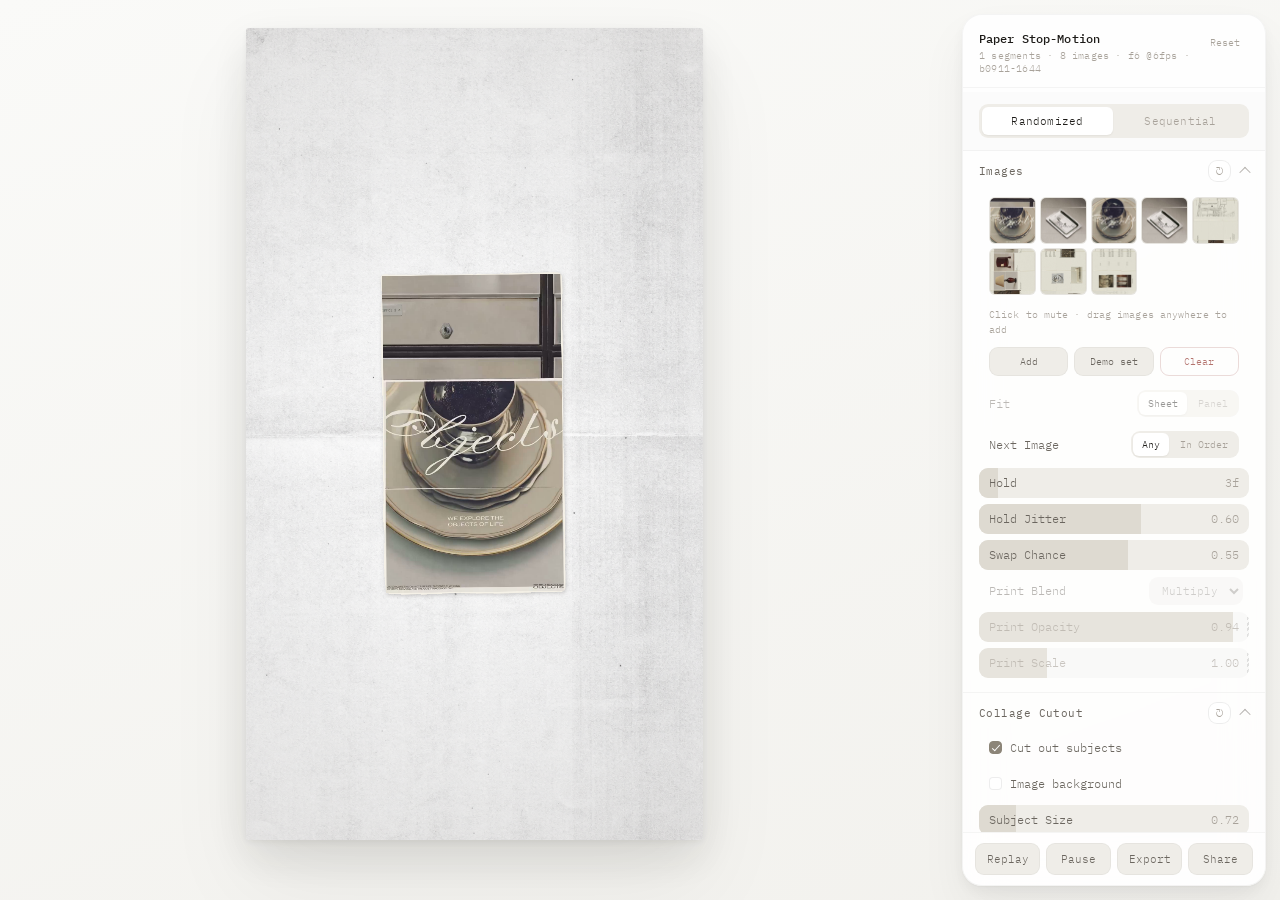
<file: stopmotion/index.html>
<!doctype html>
<html lang="en">
<head>
<meta charset="utf-8">
<meta name="viewport" content="width=device-width, initial-scale=1">
<title>Paper Stop-Motion</title>
<link rel="preconnect" href="https://fonts.googleapis.com">
<link rel="preconnect" href="https://fonts.gstatic.com" crossorigin>
<link href="https://fonts.googleapis.com/css2?family=IBM+Plex+Mono:wght@300;400;500&display=swap" rel="stylesheet">
<style>
:root{
  --bg-a:#FAFAF8; --bg-b:#F2F1ED;
  --surface:#FFFFFF;
  --ink:#1C1A17; --ink-2:#6B665F; --ink-3:#A8A29A;
  --line:rgba(0,0,0,0.04);
  --line-2:rgba(0,0,0,0.07);
  --fill:#EFEDE8;
  --fill-2:#E4E1DA;
  --accent:#8C8578;
  --rose:#B4746E;
  --r-lg:20px; --r-md:14px; --r-sm:9px;
  --ease:cubic-bezier(0.16,1,0.3,1);
  --shadow-soft:0 1px 2px rgba(28,26,23,.04), 0 6px 16px rgba(28,26,23,.05), 0 24px 48px rgba(28,26,23,.05);
  --panel-w:332px;
}
*{box-sizing:border-box}
html,body{height:100%}
body{
  margin:0;
  font-family:"IBM Plex Mono",ui-monospace,SFMono-Regular,Menlo,monospace;
  font-weight:300;
  font-size:12px;
  color:var(--ink);
  background:linear-gradient(160deg,var(--bg-a) 0%,var(--bg-b) 100%);
  overflow:hidden;
  -webkit-font-smoothing:antialiased;
}

/* ---------- stage ---------- */
.stage{
  position:fixed; inset:0 var(--panel-w) 0 0;
  display:flex; align-items:center; justify-content:center;
  padding:44px 40px 76px;
}
.canvas-wrap{
  position:relative;
  border-radius:4px;
  box-shadow:0 2px 6px rgba(28,26,23,.06), 0 18px 44px rgba(28,26,23,.10), 0 44px 90px rgba(28,26,23,.06);
  line-height:0;
  transition:box-shadow .5s var(--ease);
}
canvas{ display:block; max-width:100%; max-height:100%; border-radius:3px; }

.size-bar{
  position:absolute; left:50%; bottom:20px; transform:translateX(-50%);
  display:flex; align-items:center; gap:4px;
  padding:6px 8px;
  background:rgba(255,255,255,.72);
  backdrop-filter:blur(20px); -webkit-backdrop-filter:blur(20px);
  border:1px solid var(--line); border-radius:999px;
  box-shadow:var(--shadow-soft);
  opacity:0; transform:translateX(-50%) translateY(6px);
  transition:opacity .35s var(--ease), transform .35s var(--ease);
}
.stage:hover .size-bar{opacity:1; transform:translateX(-50%) translateY(0)}
.size-bar label{display:flex;align-items:center;gap:5px;color:var(--ink-3);padding-left:8px}
.size-bar input{
  width:52px; border:0; background:transparent; font:inherit; color:var(--ink-3);
  text-align:center; padding:4px 2px; border-radius:var(--r-sm);
  transition:color .2s var(--ease), background .2s var(--ease);
}
.size-bar input:hover{background:var(--fill)}
.size-bar input:focus{outline:0;color:var(--ink);background:var(--fill)}
.size-bar select{
  border:0;background:transparent;font:inherit;color:var(--ink-3);
  padding:4px 6px;border-radius:var(--r-sm);cursor:pointer;
}
.size-bar select:hover{background:var(--fill);color:var(--ink)}
.size-bar input::-webkit-outer-spin-button,
.size-bar input::-webkit-inner-spin-button{-webkit-appearance:none;margin:0}

/* ---------- panel ---------- */
.panel{
  position:fixed; top:14px; right:14px; bottom:14px; width:calc(var(--panel-w) - 28px);
  display:flex; flex-direction:column;
  background:rgba(255,255,255,.86);
  backdrop-filter:blur(20px); -webkit-backdrop-filter:blur(20px);
  border:1px solid var(--line);
  border-radius:var(--r-lg);
  box-shadow:var(--shadow-soft);
  overflow:hidden;
}
.panel-head{
  display:flex; align-items:flex-start; justify-content:space-between; gap:10px;
  padding:16px 16px 12px;
  border-bottom:1px solid var(--line);
}
.panel-title h1{margin:0;font-size:12px;font-weight:500;letter-spacing:.01em;
  overflow:hidden;text-overflow:ellipsis;white-space:nowrap}
.panel-title p{margin:3px 0 0;font-size:10px;color:var(--ink-3);letter-spacing:.02em}
.ghost-btn{
  font:inherit;font-size:10px;color:var(--ink-3);
  background:transparent;border:1px solid transparent;
  padding:4px 8px;border-radius:var(--r-sm);cursor:pointer;
  transition:all .25s var(--ease);
}
.ghost-btn:hover{color:var(--rose);border-color:rgba(180,116,110,.28)}
.ghost-btn:active{transform:scale(.97)}

.panel-body{flex:1;overflow-y:auto;overscroll-behavior:contain;padding:4px 0 16px}
.panel-body::-webkit-scrollbar{width:8px}
.panel-body::-webkit-scrollbar-thumb{background:var(--fill-2);border-radius:99px;border:2px solid transparent;background-clip:padding-box}
.panel-body::-webkit-scrollbar-thumb:hover{background:#D6D2C9;background-clip:padding-box}

.panel-foot{
  display:flex;gap:6px;padding:10px 12px;
  border-top:1px solid var(--line);
  background:rgba(255,255,255,.5);
}
.pbtn{
  flex:1;font:inherit;font-size:11px;color:var(--ink-2);
  background:var(--fill);border:1px solid var(--line);
  padding:8px 6px;border-radius:var(--r-sm);cursor:pointer;
  transition:all .25s var(--ease);
}
.pbtn:hover{background:var(--fill-2);color:var(--ink)}
.pbtn:active{transform:scale(.98)}

.pbtn.save{flex:0 0 auto;padding-left:12px;padding-right:12px}
.pbtn.save:disabled{opacity:.5;cursor:default}
.pbtn.save.dirty{
  color:var(--rose);border-color:rgba(180,116,110,.3);background:rgba(180,116,110,.07);
}
.pbtn.save.dirty:hover{background:rgba(180,116,110,.12)}
/* a quiet standing reminder that leaving now discards the edits */
body.unsaved .panel{box-shadow:var(--shadow-soft),0 0 0 1px rgba(180,116,110,.25)}

/* ---------- sections ---------- */
.section{border-bottom:1px solid var(--line)}
.section:last-child{border-bottom:0}
.section-head{
  position:relative;
  display:flex;align-items:center;
}
/* the toggle fills the row — click anywhere on the header to collapse */
.section-toggle{
  flex:1;display:flex;align-items:center;justify-content:space-between;gap:10px;
  font:inherit;font-size:11px;font-weight:400;letter-spacing:.04em;
  color:var(--ink-2);background:transparent;border:0;
  padding:13px 16px;cursor:pointer;text-align:left;
  transition:color .25s var(--ease);
}
.section-toggle:hover{color:var(--ink)}
.chev{
  flex:none;width:8px;height:8px;
  border-right:1px solid currentColor;border-bottom:1px solid currentColor;
  transform:rotate(45deg) translate(-2px,-2px);
  transition:transform .3s var(--ease);opacity:.5;
}
.section.open .chev{transform:rotate(225deg) translate(-1px,-1px)}
/* floats over the toggle rather than sitting beside it, so it can't
   punch a dead zone in the header's hit area */
.section-reset{
  position:absolute;right:34px;top:50%;transform:translateY(-50%);
  font:inherit;font-size:12px;line-height:1;
  color:var(--ink-3);background:var(--surface);
  border:1px solid var(--line-2);border-radius:var(--r-sm);
  padding:4px 7px;cursor:pointer;
  transition:color .25s var(--ease),border-color .25s var(--ease),
             background .25s var(--ease);
}
.section-reset:hover{color:var(--rose);border-color:rgba(180,116,110,.35);background:rgba(180,116,110,.05)}
.section-reset:active{transform:translateY(-50%) scale(.94)}
.section-reset:focus-visible{outline:1px solid var(--rose);outline-offset:1px}
.section-body{display:none;padding:0 16px 14px}
.section.open .section-body{display:block}

/* ---------- rows ---------- */
.row{margin:0 0 6px}
.row:last-child{margin-bottom:0}

/* slider: filled background row, scrub anywhere */
.slider{
  position:relative;display:flex;align-items:center;justify-content:space-between;
  gap:8px;height:30px;padding:0 10px;border-radius:var(--r-sm);
  background:var(--fill);overflow:hidden;cursor:ew-resize;
  user-select:none;-webkit-user-select:none;touch-action:none;
  transition:background .25s var(--ease);
}
.slider:hover{background:var(--fill-2)}
.slider .fill{
  position:absolute;left:0;top:0;bottom:0;width:0;
  background:#DEDAD1;pointer-events:none;
  transition:background .25s var(--ease);
}
.slider:hover .fill{background:#D4CFC4}
.slider.dragging .fill{background:#CBC5B8}
.slider .lab,.slider .val{position:relative;pointer-events:none;white-space:nowrap}
.slider .lab{color:var(--ink-2);font-weight:300}
.slider .val{color:var(--ink-3);font-variant-numeric:tabular-nums;transition:color .2s var(--ease)}
.slider:hover .val{color:var(--ink)}

/* locked: forced to an effective value by the current mode. Reads as inert
   rather than broken — no scrub cursor, no hover lift, value dimmed. */
.slider.locked{cursor:default;background:rgba(0,0,0,.018)}
.slider.locked:hover{background:rgba(0,0,0,.018)}
.slider.locked .fill{background:#E7E4DD}
.slider.locked:hover .fill{background:#E7E4DD}
.slider.locked .lab,.slider.locked .val{color:var(--ink-3);opacity:.6}
.slider.locked::after{
  content:"";position:absolute;right:0;top:0;bottom:0;width:2px;
  background:repeating-linear-gradient(135deg,rgba(0,0,0,.10) 0 2px,transparent 2px 4px);
}
.sel.locked{opacity:.45}
.sel.locked select{cursor:default}
.seg.locked{opacity:.45}
.seg.locked .seg-group button{cursor:default}
.num.locked{opacity:.5}
.num.locked input{cursor:default}
.num.locked input:hover{background:transparent}

/* plain inline number */
.num{display:flex;align-items:center;justify-content:space-between;gap:8px;height:30px;padding:0 10px}
.num label{color:var(--ink-2)}
.num input{
  width:62px;border:0;background:transparent;font:inherit;color:var(--ink-3);
  text-align:right;padding:4px 6px;border-radius:var(--r-sm);
  font-variant-numeric:tabular-nums;
  transition:color .2s var(--ease),background .2s var(--ease);
}
.num input:hover{background:var(--fill)}
.num input:focus{outline:0;color:var(--ink);background:var(--fill)}
.num input::-webkit-outer-spin-button,.num input::-webkit-inner-spin-button{-webkit-appearance:none;margin:0}

/* inline toggle */
.tog{display:flex;align-items:center;gap:8px;height:30px;padding:0 10px;cursor:pointer;border-radius:var(--r-sm);transition:background .25s var(--ease)}
.tog:hover{background:var(--fill)}
.tog input{appearance:none;-webkit-appearance:none;margin:0;width:13px;height:13px;border:1px solid var(--line-2);border-radius:4px;background:var(--surface);cursor:pointer;position:relative;transition:all .2s var(--ease);flex:none}
.tog input:checked{background:var(--accent);border-color:var(--accent)}
.tog input:checked::after{content:"";position:absolute;left:4px;top:1px;width:3px;height:7px;border-right:1.5px solid #fff;border-bottom:1.5px solid #fff;transform:rotate(42deg)}
.tog span{color:var(--ink-2)}

/* mode toggle — the top-level choice, so it sits above every section */
.row.mode-bar{
  margin:0;padding:12px 16px;
  border-bottom:1px solid var(--line);
  background:rgba(0,0,0,.012);
}
.row.mode-bar .seg{padding:0;min-height:0}
.row.mode-bar .seg>span{display:none}
.row.mode-bar .seg-group{flex:1;padding:3px}
.row.mode-bar .seg-group button{flex:1;font-size:11px;padding:7px 8px;letter-spacing:.02em}

/* segmented */
.seg{display:flex;align-items:center;justify-content:space-between;gap:8px;padding:4px 10px 4px 10px;min-height:30px}
.seg>span{color:var(--ink-2);white-space:nowrap}
.seg-group{display:flex;background:var(--fill);border-radius:var(--r-sm);padding:2px;gap:2px}
.seg-group button{
  font:inherit;font-size:10px;color:var(--ink-3);background:transparent;border:0;
  padding:5px 9px;border-radius:6px;cursor:pointer;white-space:nowrap;
  transition:all .25s var(--ease);
}
.seg-group button:hover{color:var(--ink)}
.seg-group button.on{background:var(--surface);color:var(--ink);box-shadow:0 1px 2px rgba(28,26,23,.06)}

/* select */
.sel{display:flex;align-items:center;justify-content:space-between;gap:8px;height:30px;padding:0 6px 0 10px}
.sel label{color:var(--ink-2)}
.sel select{
  font:inherit;font-size:11px;color:var(--ink-2);background:var(--fill);
  border:1px solid transparent;border-radius:var(--r-sm);padding:5px 8px;cursor:pointer;
  transition:all .25s var(--ease);
}
.sel select:hover{background:var(--fill-2);color:var(--ink)}
.sel select:focus{outline:0;border-color:var(--line-2)}

/* button row */
.btnrow{display:flex;gap:6px;padding:4px 10px}
.btnrow button{
  flex:1;font:inherit;font-size:10px;color:var(--ink-2);background:var(--fill);
  border:1px solid var(--line);padding:7px 6px;border-radius:var(--r-sm);cursor:pointer;
  transition:all .25s var(--ease);
}
.btnrow button:hover{background:var(--fill-2);color:var(--ink)}
.btnrow button:active{transform:scale(.98)}
.btnrow button.danger{background:transparent;border-color:rgba(180,116,110,.25);color:var(--rose)}
.btnrow button.danger:hover{background:rgba(180,116,110,.06)}

/* thumbs */
.thumbs{display:grid;grid-template-columns:repeat(5,1fr);gap:4px;padding:6px 10px 2px}
.thumb{
  position:relative;aspect-ratio:1;border-radius:6px;overflow:hidden;
  border:1px solid var(--line);background:var(--fill);cursor:pointer;
  transition:transform .3s var(--ease),box-shadow .3s var(--ease),opacity .25s var(--ease);
}
.thumb img{width:100%;height:100%;object-fit:cover;display:block}
.thumb:hover{transform:translateY(-3px);box-shadow:0 4px 10px rgba(28,26,23,.12)}
.thumb.off{opacity:.28}
.thumb .x{
  position:absolute;top:1px;right:1px;width:13px;height:13px;border-radius:4px;
  background:rgba(255,255,255,.9);color:var(--rose);font-size:10px;line-height:13px;text-align:center;
  opacity:0;transition:opacity .2s var(--ease);
}
.thumb:hover .x{opacity:1}
.hint{padding:4px 10px 0;font-size:10px;color:var(--ink-3);letter-spacing:.01em;line-height:1.5}
.strip-empty{
  grid-column:1 / -1;
  display:flex;align-items:center;justify-content:center;
  min-height:52px;padding:0 10px;text-align:center;
  font-size:10px;line-height:1.5;color:var(--ink-3);
  border:1px dashed var(--line-2);border-radius:var(--r-sm);
  background:rgba(0,0,0,.012);
}

/* share modal */
.modal{
  position:fixed;inset:0;z-index:70;display:none;
  align-items:center;justify-content:center;padding:24px;
  background:rgba(0,0,0,.4);backdrop-filter:blur(4px);-webkit-backdrop-filter:blur(4px);
}
.modal.on{display:flex}
.modal-card{
  width:min(520px,100%);background:var(--surface);
  border-radius:var(--r-lg);border:1px solid var(--line);
  box-shadow:0 8px 24px rgba(0,0,0,.18),0 40px 90px rgba(0,0,0,.16);
  overflow:hidden;
}
.modal-card header{
  display:flex;align-items:center;justify-content:space-between;
  padding:16px 18px 14px;border-bottom:1px solid var(--line);
}
.modal-card h2{margin:0;font-size:12px;font-weight:500;letter-spacing:.02em}
.modal-card header button{
  font:inherit;font-size:16px;line-height:1;color:var(--ink-3);
  background:transparent;border:0;cursor:pointer;padding:2px 4px;
  transition:color .25s var(--ease);
}
.modal-card header button:hover{color:var(--ink)}
#shareBody{padding:14px 18px 18px}
.url-row{margin-bottom:14px}
.url-label{font-size:11px;color:var(--ink);margin-bottom:6px}
.url-label span{color:var(--ink-3);margin-left:8px;font-size:10px}
.url-box{display:flex;gap:6px}
.url-box input{
  flex:1;min-width:0;font:inherit;font-size:11px;color:var(--ink-2);
  background:var(--fill);border:1px solid var(--line);border-radius:var(--r-sm);
  padding:8px 10px;
}
.url-box input:focus{outline:0;border-color:var(--line-2);color:var(--ink)}
.url-box button{
  font:inherit;font-size:11px;color:var(--ink-2);background:var(--fill);
  border:1px solid var(--line);border-radius:var(--r-sm);padding:8px 14px;cursor:pointer;
  transition:all .25s var(--ease);
}
.url-box button:hover{background:var(--fill-2);color:var(--ink)}
.share-note{margin:8px 0 0;font-size:10px;line-height:1.6;color:var(--ink-3)}
.share-note.err{color:var(--rose)}

/* play-only: the canvas is the whole page */
body.view-only .panel,
body.view-only .size-bar{display:none}
body.view-only .stage{inset:0;padding:0}
body.view-only .canvas-wrap{border-radius:0;box-shadow:none}

/* drop veil + toast */
.drop-veil{
  position:fixed;inset:0;display:none;align-items:center;justify-content:center;
  background:rgba(0,0,0,.4);backdrop-filter:blur(4px);-webkit-backdrop-filter:blur(4px);z-index:50;
}
.drop-veil.on{display:flex}
.drop-veil span{
  background:#fff;color:var(--ink);padding:18px 30px;border-radius:var(--r-lg);
  box-shadow:0 8px 24px rgba(0,0,0,.18),0 32px 80px rgba(0,0,0,.14);letter-spacing:.04em;
}
.toast{
  position:fixed;left:50%;bottom:26px;transform:translate(-50%,10px);
  display:flex;align-items:center;gap:12px;
  background:rgba(28,26,23,.9);color:#F5F3EF;font-size:11px;letter-spacing:.02em;
  padding:8px 8px 8px 16px;border-radius:999px;backdrop-filter:blur(12px);
  opacity:0;pointer-events:none;transition:opacity .4s var(--ease),transform .4s var(--ease);z-index:60;
}
.toast.on{opacity:1;transform:translate(-50%,0);pointer-events:auto}
.toast button{
  font:inherit;font-size:11px;color:#E8A9A3;background:transparent;
  border:1px solid rgba(232,169,163,.3);border-radius:999px;
  padding:4px 12px;cursor:pointer;
  transition:background .25s var(--ease),color .25s var(--ease);
}
.toast button:hover{background:rgba(232,169,163,.14);color:#F3C6C1}
.toast button:active{transform:scale(.97)}
.toast button[hidden]{display:none}

@media (max-width:900px){
  :root{--panel-w:0px}
  .stage{inset:0 0 46vh 0;padding:16px}
  .panel{top:auto;left:8px;right:8px;bottom:8px;width:auto;height:calc(46vh - 16px)}
}

</style>
</head>
<body>

<div class="stage" id="stage">
  <div class="canvas-wrap" id="canvasWrap">
    <canvas id="c"></canvas>
  </div>
  <div class="size-bar" id="sizeBar">
    <label>W <input type="number" id="sizeW" value="1080" min="120" max="4000" step="10"></label>
    <label>H <input type="number" id="sizeH" value="1920" min="120" max="4000" step="10"></label>
    <select id="sizePreset">
      <option value="custom">Custom</option>
      <option value="900x1200">3:4 Portrait</option>
      <option value="1080x1920" selected>9:16 Story</option>
      <option value="1080x1080">1:1 Square</option>
      <option value="1600x1000">16:10 Wide</option>
    </select>
  </div>
</div>

<aside class="panel" id="panel">
  <header class="panel-head">
    <div class="panel-title">
      <h1>Paper Stop-Motion</h1>
      <p id="statusLine">loading</p>
    </div>
    <button class="ghost-btn" id="resetAll" title="Reset all controls">Reset</button>
  </header>
  <div class="panel-body" id="controls"></div>
  <footer class="panel-foot">
    <button class="pbtn" id="btnReplay">Replay</button>
    <button class="pbtn" id="btnPlay">Pause</button>
    <button class="pbtn" id="btnExport">Export</button>
    <button class="pbtn" id="btnShare">Share</button>
    <button class="pbtn save" id="btnSave" hidden>Saved</button>
  </footer>
</aside>

<div class="drop-veil" id="dropVeil"><span>Drop images</span></div>
<div class="modal" id="shareModal">
  <div class="modal-card">
    <header><h2>Share this session</h2><button id="shareClose" aria-label="Close">&times;</button></header>
    <div id="shareBody"></div>
  </div>
</div>

<div class="toast" id="toast"><span id="toastMsg"></span><button id="toastUndo" hidden>Undo</button></div>

<script>
const __m_rng = (function(){

// Seeded, reproducible randomness. Same seed => same sheet, forever.
function mulberry32(a){
  return function(){
    a |= 0; a = (a + 0x6D2B79F5) | 0;
    let t = Math.imul(a ^ (a >>> 15), 1 | a);
    t = (t + Math.imul(t ^ (t >>> 7), 61 | t)) ^ t;
    return ((t ^ (t >>> 14)) >>> 0) / 4294967296;
  };
}

// Stateless hash: one deterministic value per (seed, index, salt) triple.
function hash(seed, i, salt){
  return mulberry32((seed * 374761393 + i * 668265263 + salt * 2246822519) >>> 0)();
}

// Signed variant, -1..1
function shash(seed, i, salt){ return hash(seed, i, salt) * 2 - 1; }

// Smooth 1D value noise — used for variation ALONG a crease so the highlight
// breathes instead of running at one constant weight.
function noise1(seed, salt, t){
  const i = Math.floor(t), f = t - i;
  const a = hash(seed, i, salt), b = hash(seed, i + 1, salt);
  const u = f * f * (3 - 2 * f);
  return a + (b - a) * u;
}

// Fractal version — two octaves is enough to stop it reading as a sine wave.
function fbm1(seed, salt, t){
  return noise1(seed, salt, t) * 0.65 + noise1(seed, salt + 977, t * 2.7) * 0.35;
}

const clamp = (v, a, b) => v < a ? a : v > b ? b : v;
const lerp = (a, b, t) => a + (b - a) * t;
const easeInOutCubic = (t) => t < 0.5 ? 4*t*t*t : 1 - Math.pow(-2*t + 2, 3) / 2;
const easeOutCubic = (t) => 1 - Math.pow(1 - t, 3);

return { mulberry32, hash, shash, noise1, fbm1, clamp, lerp, easeInOutCubic, easeOutCubic };
})();

const __m_controls = (function(){

// Control panel: builds the UI from a schema and owns the state.
//
// Settings survive a refresh via localStorage; Reset (per section or global)
// snaps back to the schema defaults and drops the stored copy. Stored values are
// re-validated against the schema on load, so a stale store from an older build
// can never brick the panel — anything that doesn't fit is silently dropped.
// Namespaced per clone so stopmotion settings don't collide with pashu/highres
// on a shared origin.
const STORE_KEY = 'paperimgshuffle.stopmotion.settings.v1';

const listeners = {};
const anyListeners = [];
const state = {};
const defaults = {};
const specs = {};
const els = {};
const sections = [];          // [{ label, keys: [] }]
const extra = {};             // non-schema state (canvas size)
let baseline = null;          // a loaded session's values become Reset's target
let loading = false;
let persistOn = true;

function readStore(){
  try { return JSON.parse(localStorage.getItem(STORE_KEY)) || {}; }
  catch { return {}; }
}
let saveTimer = null;
// While a saved session is open, edits are transient: they must not survive a
// reload, or "close without saving" would silently keep them.
function setPersist(on){ persistOn = !!on; }

function persist(){
  if (loading || !persistOn) return;
  clearTimeout(saveTimer);
  saveTimer = setTimeout(() => {
    try { localStorage.setItem(STORE_KEY, JSON.stringify({ v: state, x: extra })); }
    catch { /* private mode / quota — settings just won't persist */ }
  }, 250);
}
function clearStore(){
  clearTimeout(saveTimer);
  try { localStorage.removeItem(STORE_KEY); } catch {}
}

// A stored value is only accepted if it still fits its spec.
function coerce(spec, v){
  switch (spec.type){
    case 'slider': case 'number':
      // strict: Number(null) is 0 and Number(true) is 1, both of which would
      // sail through a bare isFinite check and silently become real settings
      if (typeof v !== 'number' || !Number.isFinite(v)) return undefined;
      return Math.max(spec.min, Math.min(spec.max, v));
    case 'toggle':
      return typeof v === 'boolean' ? v : undefined;
    case 'select': case 'segmented':
      return spec.options.some(o => o.id === v) ? v : undefined;
    default:
      return undefined;
  }
}

function getExtra(k){ return extra[k]; }
function setExtra(k, v){ extra[k] = v; persist(); }
function snapshot(){ return { ...state }; }

// When a saved session is opened, Reset should return to THAT session's
// settings, not to the app defaults — the session is the document.
function setBaseline(obj){ baseline = obj ? { ...obj } : null; }
function hasBaseline(){ return !!baseline; }
const targetFor = (k) => (baseline && k in baseline) ? baseline[k] : defaults[k];
function restore(snap){ for (const k in snap) set(k, snap[k]); }

function get(k){ return state[k]; }
function set(k, v, silent){
  if (state[k] === v) return;
  state[k] = v;
  if (els[k] && els[k].sync) els[k].sync(v);
  anyListeners.forEach(fn => fn(k, v));
  if (!silent && listeners[k]) listeners[k].forEach(fn => fn(v));
  persist();
}
function onChange(k, fn){ (listeners[k] ||= []).push(fn); }
// Fires for every control — the render loop uses it to know the frame is stale.
function onAny(fn){ anyListeners.push(fn); }

// Force a control to an effective value and stop it being edited, without
// destroying what the user had set. Used where one mode makes another control
// meaningless — locking says so out loud instead of silently ignoring it.
function setLocked(key, on, shown, reason){
  const e = els[key];
  if (e && e.setLocked) e.setLocked(on, shown, reason);
}
function all(){ return { ...state }; }
// Reset always goes to the schema defaults — the original, very first values —
// never to whatever was last stored.
function resetAll(){
  clearStore();
  for (const k in defaults) set(k, targetFor(k));
}
function resetSection(label){
  const sec = sections.find(s => s.label === label);
  if (!sec) return;
  for (const k of sec.keys) set(k, targetFor(k));
}
function sectionKeys(label){
  const sec = sections.find(s => s.label === label);
  return sec ? sec.keys.slice() : [];
}

const fmt = (v, step) => {
  if (step >= 1) return String(Math.round(v));
  const d = String(step).split('.')[1]?.length || 2;
  return v.toFixed(d);
};

function sliderRow(spec){
  const wrap = document.createElement('div');
  wrap.className = 'row';
  wrap.innerHTML =
    `<div class="slider"><div class="fill"></div>
       <span class="lab">${spec.label}</span><span class="val"></span></div>`;
  const el = wrap.firstElementChild;
  const fill = el.querySelector('.fill');
  const val = el.querySelector('.val');
  const { min, max, step } = spec;

  // A locked control displays the value actually in force, not the stored one.
  // The stored value is untouched, so leaving the locking mode restores it.
  let lockedTo = null;
  const sync = (v) => {
    const d = lockedTo !== null ? lockedTo : v;
    fill.style.width = ((d - min) / (max - min) * 100) + '%';
    val.textContent = fmt(d, step) + (spec.unit || '');
  };
  els[spec.key] = {
    sync,
    setLocked(on, shown, reason){
      lockedTo = on ? shown : null;
      el.classList.toggle('locked', !!on);
      if (on) el.title = reason || ''; else el.removeAttribute('title');
      sync(state[spec.key]);
    }
  };

  // Scrub anywhere on the row — the whole row is the track.
  let dragging = false;
  const fromX = (clientX) => {
    const r = el.getBoundingClientRect();
    const t = Math.max(0, Math.min(1, (clientX - r.left) / r.width));
    const raw = min + t * (max - min);
    return Math.round(raw / step) * step;
  };
  el.addEventListener('pointerdown', (e) => {
    if (lockedTo !== null) return;
    dragging = true;
    try { el.setPointerCapture(e.pointerId); } catch {}
    el.classList.add('dragging');
    set(spec.key, fromX(e.clientX));
  });
  el.addEventListener('pointermove', (e) => {
    if (dragging && lockedTo === null) set(spec.key, fromX(e.clientX));
  });
  const end = () => { dragging = false; el.classList.remove('dragging'); };
  el.addEventListener('pointerup', end);
  el.addEventListener('pointercancel', end);
  return wrap;
}

function numRow(spec){
  const wrap = document.createElement('div');
  wrap.className = 'row';
  wrap.innerHTML = `<div class="num"><label>${spec.label}</label>
    <input type="number" min="${spec.min}" max="${spec.max}" step="${spec.step || 1}"></div>`;
  const input = wrap.querySelector('input');
  let lockedTo = null;
  els[spec.key] = {
    sync: (v) => {
      if (document.activeElement !== input) input.value = lockedTo !== null ? lockedTo : v;
    },
    setLocked(on, shown, reason){
      lockedTo = on ? shown : null;
      input.disabled = !!on;
      wrap.querySelector('.num').classList.toggle('locked', !!on);
      if (on) wrap.querySelector('.num').title = reason || '';
      else wrap.querySelector('.num').removeAttribute('title');
      els[spec.key].sync(state[spec.key]);
    }
  };
  const commit = () => {
    if (lockedTo !== null) return;
    let v = parseFloat(input.value);
    if (!isFinite(v)) v = defaults[spec.key];
    v = Math.max(spec.min, Math.min(spec.max, v));
    input.value = v;
    set(spec.key, v);
  };
  input.addEventListener('change', commit);
  input.addEventListener('blur', commit);
  return wrap;
}

function togRow(spec){
  const wrap = document.createElement('div');
  wrap.className = 'row';
  wrap.innerHTML = `<label class="tog"><input type="checkbox"><span>${spec.label}</span></label>`;
  const input = wrap.querySelector('input');
  els[spec.key] = { sync: (v) => { input.checked = !!v; } };
  input.addEventListener('change', () => set(spec.key, input.checked));
  return wrap;
}

function segRow(spec){
  const wrap = document.createElement('div');
  wrap.className = 'row';
  const g = spec.options.map(o => `<button data-v="${o.id}">${o.label}</button>`).join('');
  wrap.innerHTML = `<div class="seg"><span>${spec.label}</span><div class="seg-group">${g}</div></div>`;
  const btns = [...wrap.querySelectorAll('button')];
  let lockedTo = null;
  els[spec.key] = {
    sync: (v) => {
      const d = lockedTo !== null ? lockedTo : v;
      btns.forEach(b => b.classList.toggle('on', b.dataset.v === d));
    },
    setLocked(on, shown, reason){
      lockedTo = on ? shown : null;
      const g = wrap.querySelector('.seg');
      g.classList.toggle('locked', !!on);
      if (on) g.title = reason || ''; else g.removeAttribute('title');
      els[spec.key].sync(state[spec.key]);
    }
  };
  btns.forEach(b => b.addEventListener('click', () => {
    if (lockedTo !== null) return;
    set(spec.key, b.dataset.v);
  }));
  return wrap;
}

function selRow(spec){
  const wrap = document.createElement('div');
  wrap.className = 'row';
  const opts = spec.options.map(o => `<option value="${o.id}">${o.label}</option>`).join('');
  wrap.innerHTML = `<div class="sel"><label>${spec.label}</label><select>${opts}</select></div>`;
  const sel = wrap.querySelector('select');
  let lockedTo = null;
  els[spec.key] = {
    sync: (v) => { sel.value = lockedTo !== null ? lockedTo : v; },
    setLocked(on, shown, reason){
      lockedTo = on ? shown : null;
      sel.disabled = !!on;
      wrap.querySelector('.sel').classList.toggle('locked', !!on);
      if (on) wrap.querySelector('.sel').title = reason || '';
      else wrap.querySelector('.sel').removeAttribute('title');
      els[spec.key].sync(state[spec.key]);
    }
  };
  sel.addEventListener('change', () => { if (lockedTo === null) set(spec.key, sel.value); });
  return wrap;
}

function btnRow(spec){
  const wrap = document.createElement('div');
  wrap.className = 'row';
  const b = spec.buttons.map(x =>
    `<button data-k="${x.key}" class="${x.danger ? 'danger' : ''}">${x.label}</button>`).join('');
  wrap.innerHTML = `<div class="btnrow">${b}</div>`;
  wrap.querySelectorAll('button').forEach(btn =>
    btn.addEventListener('click', () => (listeners[btn.dataset.k] || []).forEach(fn => fn())));
  return wrap;
}

function customRow(spec){
  const wrap = document.createElement('div');
  wrap.className = 'row';
  wrap.appendChild(spec.render());
  return wrap;
}

function hintRow(spec){
  const wrap = document.createElement('div');
  wrap.className = 'hint';
  wrap.textContent = spec.text;
  return wrap;
}

const builders = { slider: sliderRow, number: numRow, toggle: togRow,
  segmented: segRow, select: selRow, buttons: btnRow, custom: customRow, hint: hintRow };

function build(schema, root){
  let body = null, current = null;
  for (const spec of schema){
    if (spec.type === 'section'){
      current = { label: spec.label, keys: [] };
      sections.push(current);
      // `sec` must be a per-iteration binding: a shared outer `let` would leave
      // every header's listener closing over the LAST section, so all of them
      // toggle the same panel.
      const sec = document.createElement('div');
      sec.className = 'section' + (spec.collapsed ? '' : ' open');
      // One button spans the whole row so the entire header is the hit target;
      // the reset floats over it on the right. Splitting the row into separate
      // buttons left dead zones between them.
      sec.innerHTML =
        `<div class="section-head">
           <button class="section-toggle"><span>${spec.label}</span><i class="chev"></i></button>
           <button class="section-reset" title="Reset ${spec.label}" aria-label="Reset ${spec.label}">&#8635;</button>
         </div>
         <div class="section-body"></div>`;
      body = sec.querySelector('.section-body');
      const toggle = sec.querySelector('.section-toggle');
      toggle.setAttribute('aria-expanded', String(!spec.collapsed));
      toggle.addEventListener('click', () => {
        const open = sec.classList.toggle('open');
        toggle.setAttribute('aria-expanded', String(open));
      });
      const label = spec.label;
      sec.querySelector('.section-reset').addEventListener('click', (e) => {
        e.stopPropagation();
        const before = snapshot();
        resetSection(label);
        resetNotify(label, before);
      });
      root.appendChild(sec);
      continue;
    }
    if (spec.key !== undefined && spec.default !== undefined){
      defaults[spec.key] = spec.default;
      state[spec.key] = spec.default;
      specs[spec.key] = spec;
      if (current) current.keys.push(spec.key);
    }
    const node = (builders[spec.type] || (() => document.createElement('div')))(spec);
    if (spec.cls) node.classList.add(spec.cls);
    (body || root).appendChild(node);
    if (spec.key && els[spec.key]) els[spec.key].sync(state[spec.key]);
  }

  // Apply anything stored from a previous visit. Runs before app.js registers
  // its listeners, which is what we want at boot — nothing to invalidate yet.
  const stored = readStore();
  loading = true;
  for (const k in (stored.v || {})){
    const spec = specs[k];
    if (!spec) continue;
    const v = coerce(spec, stored.v[k]);
    if (v !== undefined) set(k, v);
  }
  Object.assign(extra, stored.x || {});
  loading = false;
}

// Reset is instant and non-blocking, with an undo rather than a confirmation.
let notify = () => {};
function onReset(fn){ notify = fn; }
function resetNotify(label, before){ notify(label, before); }

return { setPersist, getExtra, setExtra, snapshot, setBaseline, hasBaseline, restore, get, set, onChange, onAny, setLocked, all, resetAll, resetSection, sectionKeys, build, onReset };
})();

const __m_paper = (function(){
const { clamp } = __m_rng;
// Paper sheet: loading, per-sheet relief/lighting sampler, and the passes that
// press the printed image into the sheet.

const SAMPLE_W = 220;
const sampleBuf = document.createElement('canvas');
const sbx = sampleBuf.getContext('2d', { willReadFrequently: true });

// Assets are linked from disk (not embedded) so editing a paper PNG and
// refreshing shows the change. Over http(s) we stamp a per-load token to defeat
// the browser image cache and mark them crossOrigin so the canvas stays usable;
// over file:// we skip both. crossOrigin is NEVER set on blob:/data: uploads —
// that makes some browsers refuse to decode them ("could not read those files").
const LOAD_BUST = Date.now();
function loadImage(src){
  const isAsset = /^(\.\.\/)?assets\//.test(src);
  const isHttp = location.protocol.startsWith('http');
  if (isAsset && isHttp) src += (src.includes('?') ? '&' : '?') + 'v=' + LOAD_BUST;
  return new Promise((res, rej) => {
    const im = new Image();
    if (isAsset && isHttp) im.crossOrigin = 'anonymous';
    im.onload = () => res(im);
    im.onerror = rej;
    im.src = src;
  });
}

// Precompute once per sheet: luminance, Sobel gradients, mean, and the 90th
// percentile as the "paper white" reference.
function buildSampler(img){
  if (!img || !img.complete || !img.naturalWidth) return null;
  const ar = img.naturalWidth / img.naturalHeight;
  let sw = SAMPLE_W, sh = SAMPLE_W;
  if (ar >= 1) sh = Math.max(8, Math.round(SAMPLE_W / ar));
  else sw = Math.max(8, Math.round(SAMPLE_W * ar));
  sampleBuf.width = sw; sampleBuf.height = sh;
  sbx.clearRect(0, 0, sw, sh);
  try {
    sbx.drawImage(img, 0, 0, sw, sh);
    const data = sbx.getImageData(0, 0, sw, sh).data;
    const n = sw * sh;
    const lum = new Float32Array(n);
    const hist = new Float32Array(64);
    let mean = 0;
    for (let i = 0; i < n; i++){
      const p = i * 4;
      const l = (0.299 * data[p] + 0.587 * data[p+1] + 0.114 * data[p+2]) / 255;
      lum[i] = l; mean += l;
      hist[Math.min(63, (l * 64) | 0)]++;
    }
    mean /= n;
    let acc = 0, hi = 1;
    for (let b = 0; b < 64; b++){ acc += hist[b]; if (acc >= n * 0.9){ hi = (b + 0.5) / 64; break; } }
    const gx = new Float32Array(n), gy = new Float32Array(n);
    const at = (x, y) => lum[clamp(y,0,sh-1) * sw + clamp(x,0,sw-1)];
    let gmax = 1e-4;
    for (let y = 0; y < sh; y++) for (let x = 0; x < sw; x++){
      const i = y * sw + x;
      gx[i] = (at(x+1,y-1)+2*at(x+1,y)+at(x+1,y+1)) - (at(x-1,y-1)+2*at(x-1,y)+at(x-1,y+1));
      gy[i] = (at(x-1,y+1)+2*at(x,y+1)+at(x+1,y+1)) - (at(x-1,y-1)+2*at(x,y-1)+at(x+1,y-1));
      const m = Math.hypot(gx[i], gy[i]);
      if (m > gmax) gmax = m;
    }
    return { w: sw, h: sh, lum, gx, gy, mean, hi, gmax };
  } catch { return null; }
}

// canvas pixel -> paper uv, accounting for the cover-fit crop
function frameToPaperUV(fx, fy, img, scale, cw, ch){
  const sw = cw * scale, sh = ch * scale;
  const ox = (cw - sw) / 2, oy = (ch - sh) / 2;
  let u = (fx - ox) / sw, v = (fy - oy) / sh;
  const iar = (img.naturalWidth || img.width) / (img.naturalHeight || img.height);
  const dar = sw / sh;
  if (iar > dar) u = 0.5 + (u - 0.5) * (dar / iar);
  else           v = 0.5 + (v - 0.5) * (iar / dar);
  return [u, v];
}

function sampleAt(s, u, v){
  const x = clamp((u * s.w) | 0, 0, s.w - 1);
  const y = clamp((v * s.h) | 0, 0, s.h - 1);
  const i = y * s.w + x;
  return { lum: s.lum[i], gx: s.gx[i], gy: s.gy[i] };
}

function drawCover(ctx, img, x, y, w, h){
  const iw = img.naturalWidth || img.width, ih = img.naturalHeight || img.height;
  const ir = iw / ih;
  const dr = w / h;
  let sw, sh, sx, sy;
  if (ir > dr){ sh = ih; sw = sh * dr; sx = (iw - sw) / 2; sy = 0; }
  else        { sw = iw; sh = sw / dr; sx = 0; sy = (ih - sh) / 2; }
  ctx.drawImage(img, sx, sy, sw, sh, x, y, w, h);
}

function drawSheet(ctx, img, scale, cw, ch){
  const sw = cw * scale, sh = ch * scale;
  drawCover(ctx, img, (cw - sw) / 2, (ch - sh) / 2, sw, sh);
}

// ── pressing the print into the sheet ────────────────────────────────────────
// Grid warp: the printed layer is re-blitted as a lattice, each cell nudged
// along the paper's local gradient. This is what makes ink ride the relief
// instead of floating flat on top of it.
let warpBuf = null, wbx = null;
function reliefWarp(src, sampler, img, amount, paperScale, cw, ch){
  if (!sampler || !img || amount <= 0.001) return src;
  if (!warpBuf){ warpBuf = document.createElement('canvas'); wbx = warpBuf.getContext('2d'); }
  if (warpBuf.width !== cw || warpBuf.height !== ch){ warpBuf.width = cw; warpBuf.height = ch; }
  wbx.clearRect(0, 0, cw, ch);

  // cell size scales with the sheet so a big canvas doesn't cost 3000 blits
  const CELL = Math.max(26, Math.round(Math.hypot(cw, ch) / 44));
  const maxShift = amount * 3.2;
  const nx = Math.ceil(cw / CELL), ny = Math.ceil(ch / CELL);
  for (let j = 0; j < ny; j++){
    for (let i = 0; i < nx; i++){
      const sx = i * CELL, sy = j * CELL;
      const wgt = Math.min(CELL, cw - sx), hgt = Math.min(CELL, ch - sy);
      if (wgt <= 0 || hgt <= 0) continue;
      const [u, v] = frameToPaperUV(sx + wgt / 2, sy + hgt / 2, img, paperScale, cw, ch);
      const s = sampleAt(sampler, u, v);
      const g = Math.hypot(s.gx, s.gy);
      let dx = 0, dy = 0;
      if (g > 1e-5){
        const k = Math.min(1, (g / sampler.gmax) * 2.2);
        dx = (s.gx / g) * maxShift * k;
        dy = (s.gy / g) * maxShift * k;
      }
      // 1px bleed keeps the lattice from showing as a seam grid
      wbx.drawImage(src, sx, sy, wgt, hgt, sx + dx - 0.5, sy + dy - 0.5, wgt + 1, hgt + 1);
    }
  }
  return warpBuf;
}

// The sheet's own shadows darken whatever is printed on it. Rather than
// per-cell fills (blocky, slow) we bake a SHADE MAP per sheet: the paper
// renormalised so its own paper-white sits at mid grey. Composited with
// 'overlay', mid grey is a no-op, so only the sheet's deviations — creases,
// stains, fibre — press through into the print. Re-derived per swap, so the
// print re-lights every time the paper changes.
const shadeCache = new WeakMap();
function buildShadeMap(img, sampler, contrast){
  const key = Math.round(contrast * 20);
  let per = shadeCache.get(img);
  if (per && per.key === key) return per.canvas;

  const sw = sampler.w, sh = sampler.h;
  const cv = document.createElement('canvas');
  cv.width = sw; cv.height = sh;
  const cx = cv.getContext('2d');
  const out = cx.createImageData(sw, sh);
  const d = out.data;
  const k = 255 * (0.75 + contrast * 1.15);
  const ref = sampler.hi * 0.82 + sampler.mean * 0.18;
  for (let i = 0; i < sw * sh; i++){
    let v = 128 + (sampler.lum[i] - ref) * k;
    v = v < 0 ? 0 : v > 255 ? 255 : v;
    const p = i * 4;
    d[p] = d[p+1] = d[p+2] = v; d[p+3] = 255;
  }
  cx.putImageData(out, 0, 0);
  per = { key, canvas: cv };
  shadeCache.set(img, per);
  return cv;
}

function paintPaperLight(ctx, sampler, img, o, cw, ch){
  const { lighting, contrast, paperScale } = o;
  if (!sampler || !img || lighting <= 0.001) return;
  const map = buildShadeMap(img, sampler, contrast);
  const sw = cw * paperScale, sh = ch * paperScale;
  ctx.save();
  ctx.globalCompositeOperation = 'overlay';
  ctx.globalAlpha = Math.min(1, lighting * 0.62);
  drawCover(ctx, map, (cw - sw) / 2, (ch - sh) / 2, sw, sh);
  ctx.restore();
}

return { loadImage, buildSampler, frameToPaperUV, sampleAt, drawCover, drawSheet, reliefWarp, buildShadeMap, paintPaperLight };
})();

const __m_folds = (function(){
const { hash, shash, fbm1, clamp, lerp } = __m_rng;
// ─────────────────────────────────────────────────────────────────────────────
// Fold grid + crease depth.
//
// Three separable signals, measured off the reference clip, are what make a
// folded sheet read as physical:
//   1. panel tone step   — each panel sits at its own brightness (~±2%)
//   2. panel content offset — the print is DISCONTINUOUS across every crease
//   3. crease = bright ridge + soft shadow, varying ALONG its own length
// A crease drawn as one uniform stroke reads as CSS. The along-line variation
// is the whole trick.
// ─────────────────────────────────────────────────────────────────────────────

const SAMPLES = 26;   // samples per fold line / panel edge

// A fold line is a gently wavering curve, not a straight rule.
function makeLine(seed, idx, salt, nominal, span, waver, skew){
  const amp = waver * (0.4 + hash(seed, idx, salt) * 1.2);
  const freq = 0.7 + hash(seed, idx, salt + 5) * 1.3;
  const phase = hash(seed, idx, salt + 9) * 10;
  const tilt = shash(seed, idx, salt + 13) * skew;
  return {
    nominal,
    // position of the line at parameter t (0..1 along its length)
    at(t){
      const n = (fbm1(seed, salt + idx * 31, phase + t * freq * 3.1) - 0.5) * 2;
      return nominal + n * amp + (t - 0.5) * tilt;
    },
    // mountain folds catch light on the near side, valleys on the far side
    mountain: hash(seed, idx, salt + 21) > 0.42,
    weight: 0.55 + hash(seed, idx, salt + 27) * 0.45,
    span
  };
}

function buildGrid(opt){
  const { cols, rows, w, h, seed, gridJitter, foldWaver, foldSkew } = opt;

  const vx = [], hy = [];
  for (let i = 0; i <= cols; i++){
    let nx = (i / cols) * w;
    if (i > 0 && i < cols) nx += shash(seed, i, 41) * gridJitter * (w / cols) * 0.5;
    vx.push(nx);
  }
  for (let j = 0; j <= rows; j++){
    let ny = (j / rows) * h;
    if (j > 0 && j < rows) ny += shash(seed, j, 43) * gridJitter * (h / rows) * 0.5;
    hy.push(ny);
  }

  // Edge lines don't waver — the sheet's outer boundary is the canvas.
  const vLines = vx.map((x, i) => (i === 0 || i === cols)
    ? { nominal: x, at: () => x, mountain: true, weight: 0, span: h }
    : makeLine(seed, i, 101, x, h, foldWaver, foldSkew));
  const hLines = hy.map((y, j) => (j === 0 || j === rows)
    ? { nominal: y, at: () => y, mountain: true, weight: 0, span: w }
    : makeLine(seed, j, 211, y, w, foldWaver, foldSkew));

  // corner (i,j) — one fixed-point pass is plenty, deviations are a few px
  const cornerX = [], cornerY = [];
  for (let j = 0; j <= rows; j++){
    cornerX[j] = []; cornerY[j] = [];
    for (let i = 0; i <= cols; i++){
      const y0 = hLines[j].at(vx[i] / w);
      const x1 = vLines[i].at(y0 / h);
      const y1 = hLines[j].at(x1 / w);
      cornerX[j][i] = x1; cornerY[j][i] = y1;
    }
  }

  const panels = [];
  for (let j = 0; j < rows; j++){
    for (let i = 0; i < cols; i++){
      const idx = j * cols + i;
      panels.push({
        i, j, idx,
        x0: cornerX[j][i], x1: cornerX[j][i+1],
        y0: cornerY[j][i], y1: cornerY[j+1][i],
        cx: (cornerX[j][i] + cornerX[j][i+1]) / 2,
        cy: (cornerY[j][i] + cornerY[j+1][i]) / 2,
        w: cornerX[j][i+1] - cornerX[j][i],
        h: cornerY[j+1][i] - cornerY[j][i],
        // this panel's own little plane: how far off-register its print sits
        offX: shash(seed, idx, 61),
        offY: shash(seed, idx, 62),
        rot:  shash(seed, idx, 63),
        tone: shash(seed, idx, 64),
        // mountain if either bounding fold is a mountain — drives the tone ramp
        up: (vLines[i+1].mountain ? 1 : -1) * 0.5 + (hLines[j+1].mountain ? 1 : -1) * 0.5
      });
    }
  }

  return { vLines, hLines, cornerX, cornerY, panels, cols, rows, w, h, seed };
}

// Panel outline, following the wavering folds, optionally torn.
// Returned as a cached Path2D — these get clipped/filled several times per
// frame and rebuilding 200 line segments each time is pure waste.
function panelPath(grid, p, tear, bleed = 0.75){
  const key = tear.toFixed(2) + ':' + bleed.toFixed(2);
  if (!p._paths) p._paths = {};
  if (p._paths[key]) return p._paths[key];

  const { vLines, hLines, cornerX, cornerY, w, h, seed } = grid;
  const { i, j } = p;
  const tj = (t, salt) => tear ? (fbm1(seed, salt, t * 11) - 0.5) * 2 * tear : 0;
  const path = new Path2D();

  for (let s = 0; s <= SAMPLES; s++){                       // top
    const t = s / SAMPLES;
    const x = lerp(cornerX[j][i], cornerX[j][i+1], t);
    const y = hLines[j].at(x / w) + tj(t, 300 + j * 17 + i) - bleed;
    s ? path.lineTo(x, y) : path.moveTo(x, y);
  }
  for (let s = 0; s <= SAMPLES; s++){                       // right
    const t = s / SAMPLES;
    const y = lerp(cornerY[j][i+1], cornerY[j+1][i+1], t);
    path.lineTo(vLines[i+1].at(y / h) + tj(t, 400 + i * 19 + j) + bleed, y);
  }
  for (let s = SAMPLES; s >= 0; s--){                       // bottom
    const t = s / SAMPLES;
    const x = lerp(cornerX[j+1][i], cornerX[j+1][i+1], t);
    path.lineTo(x, hLines[j+1].at(x / w) + tj(t, 300 + (j+1) * 17 + i) + bleed);
  }
  for (let s = SAMPLES; s >= 0; s--){                       // left
    const t = s / SAMPLES;
    const y = lerp(cornerY[j][i], cornerY[j+1][i], t);
    path.lineTo(vLines[i].at(y / h) + tj(t, 400 + i * 19 + j) - bleed, y);
  }
  path.closePath();
  p._paths[key] = path;
  return path;
}

// ─────────────────────────────────────────────────────────────────────────────
// Fold layers.
//
// The tone step, the panel lift and the creases don't change between stop-motion
// beats — only the print and the sheet underneath do. So they're baked ONCE into
// three full-canvas layers and blitted, instead of being redrawn every frame.
//
// The layers are built so compositing them is mathematically identical to
// drawing each element in sequence:
//   shadow layer — white ground, elements drawn with 'multiply'  → blit 'multiply'
//   light layer  — black ground, elements drawn with 'screen'    → blit 'screen'
//   tone layer   — mid-grey ground (soft-light identity)         → blit 'soft-light'
// White, black and mid grey are the identities of their operators, so untouched
// regions pass through unchanged.
// ─────────────────────────────────────────────────────────────────────────────
let cache = { key: '', shadow: null, light: null, tone: null };

function layer(w, h, fill){
  const cv = document.createElement('canvas');
  cv.width = w; cv.height = h;
  const c = cv.getContext('2d');
  c.fillStyle = fill;
  c.fillRect(0, 0, w, h);
  return { cv, c };
}

// Strokes a fold as ~SAMPLES short segments so width and alpha can breathe along
// its length. A single uniform stroke is what makes a crease read as CSS.
function strokeFold(c, line, vertical, w, h, nx, ny, o){
  const { color, width, alpha, seed, salt, vary, blur } = o;
  if (blur && c.filter !== undefined) c.filter = `blur(${blur}px)`;
  c.strokeStyle = color;
  c.lineCap = 'round';
  c.lineJoin = 'round';
  let px = null, py = null;
  for (let s = 0; s <= SAMPLES; s++){
    const t = s / SAMPLES;
    const x = vertical ? line.at(t) + nx : t * w + nx;
    const y = vertical ? t * h + ny : line.at(t) + ny;
    if (px !== null){
      const n = fbm1(seed, salt, t * 6.2);
      const m = 1 - vary + vary * (n * 1.7);
      const a = alpha * clamp(m, 0, 1.6);
      if (a > 0.002){
        c.globalAlpha = Math.min(1, a);
        c.lineWidth = Math.max(0.35, width * (0.55 + m * 0.75));
        c.beginPath(); c.moveTo(px, py); c.lineTo(x, y); c.stroke();
      }
    }
    px = x; py = y;
  }
  if (c.filter !== undefined) c.filter = 'none';
  c.globalAlpha = 1;
}

function buildFoldLayers(grid, o){
  const { w, h, seed, vLines, hLines, panels } = grid;
  const { tone, highlight, shadow, width, softness, variance, lift, lightAngle } = o;
  const key = [w, h, grid.cols, grid.rows, seed, tone, highlight, shadow,
               width, softness, variance, lift, lightAngle].join('|');
  if (cache.key === key) return cache;

  const wantShadow = shadow > 0.001 || lift > 0.001 || tone > 0.001;
  const wantLight = highlight > 0.001 || tone > 0.001;
  const wantTone = tone > 0.001;

  const S = wantShadow ? layer(w, h, '#ffffff') : null;
  const L = wantLight ? layer(w, h, '#000000') : null;
  const T = wantTone ? layer(w, h, '#808080') : null;
  const lx = Math.cos(lightAngle), ly = Math.sin(lightAngle);

  // ── per-panel tone: a flat step plus a gentle ramp toward the fold it leans
  //    into. Both tiny — 2% is what the reference measures — but without them
  //    the sheet collapses into flat collage.
  if (wantTone){
    for (const p of panels){
      const path = panelPath(grid, p, 0, 0.75);
      const step = p.tone * tone * 0.055;
      if (step > 0 && L){
        L.c.save(); L.c.clip(path);
        L.c.globalCompositeOperation = 'screen';
        L.c.globalAlpha = step; L.c.fillStyle = '#ffffff';
        L.c.fillRect(p.x0 - 4, p.y0 - 4, p.w + 8, p.h + 8);
        L.c.restore();
      } else if (step < 0 && S){
        S.c.save(); S.c.clip(path);
        S.c.globalCompositeOperation = 'multiply';
        S.c.globalAlpha = -step; S.c.fillStyle = '#8a8378';
        S.c.fillRect(p.x0 - 4, p.y0 - 4, p.w + 8, p.h + 8);
        S.c.restore();
      }
      const g = T.c.createLinearGradient(
        p.cx - lx * p.w * 0.6, p.cy - ly * p.h * 0.6,
        p.cx + lx * p.w * 0.6, p.cy + ly * p.h * 0.6);
      const k = clamp(tone * 0.5 * (0.6 + p.up * 0.4), 0, 1);
      g.addColorStop(0, `rgba(255,255,255,${0.30 * k})`);
      g.addColorStop(0.5, 'rgba(128,128,128,0)');
      g.addColorStop(1, `rgba(0,0,0,${0.26 * k})`);
      T.c.save(); T.c.clip(path);
      T.c.fillStyle = g;
      T.c.fillRect(p.x0 - 4, p.y0 - 4, p.w + 8, p.h + 8);
      T.c.restore();
    }
  }

  // ── panel lift: the lip of each panel casting onto its neighbour, built as
  //    (offset shapes) MINUS (shapes) so only the overhanging sliver is dark.
  if (lift > 0.001 && S){
    const cut = layer(w, h, 'rgba(0,0,0,0)');
    cut.c.fillStyle = '#2E271F';
    cut.c.save();
    cut.c.translate(-Math.cos(lightAngle) * lift * 5, -Math.sin(lightAngle) * lift * 5);
    for (const p of panels) cut.c.fill(panelPath(grid, p, 0, 0.4));
    cut.c.restore();
    cut.c.globalCompositeOperation = 'destination-out';
    for (const p of panels) cut.c.fill(panelPath(grid, p, 0, 0.4));

    S.c.save();
    S.c.globalCompositeOperation = 'multiply';
    S.c.globalAlpha = Math.min(1, lift * 0.55);
    if (S.c.filter !== undefined) S.c.filter = `blur(${0.6 + lift * 2.4}px)`;
    S.c.drawImage(cut.cv, 0, 0);
    if (S.c.filter !== undefined) S.c.filter = 'none';
    S.c.restore();
  }

  // ── the creases themselves: shadow band on the unlit side, bright ridge hard
  //    against it, and a wide faint bloom for the paper curving away.
  const doLine = (line, vertical, salt) => {
    if (line.weight <= 0) return;
    const wt = line.weight;
    const side = line.mountain ? 1 : -1;
    const nx = vertical ? 1 : -ly * 0.35;
    const ny = vertical ? lx * 0.35 : 1;
    const sgn = side * ((vertical ? lx : ly) >= 0 ? 1 : -1);
    const off = width * (0.85 + softness * 0.9);

    if (shadow > 0.001 && S){
      S.c.globalCompositeOperation = 'multiply';
      strokeFold(S.c, line, vertical, w, h, nx * off * sgn, ny * off * sgn, {
        color: '#5A4B3C', width: width * (1.7 + softness * 2.8),
        alpha: shadow * 0.55 * wt, seed, salt: salt + 1, vary: variance,
        blur: 0.8 + softness * 3.2 });
      strokeFold(S.c, line, vertical, w, h, nx * off * 0.45 * sgn, ny * off * 0.45 * sgn, {
        color: '#3A3026', width: width * 0.95,
        alpha: shadow * 0.48 * wt, seed, salt: salt + 2, vary: variance,
        blur: 0.25 + softness * 0.9 });
    }
    if (highlight > 0.001 && L){
      L.c.globalCompositeOperation = 'screen';
      strokeFold(L.c, line, vertical, w, h, -nx * off * 0.30 * sgn, -ny * off * 0.30 * sgn, {
        color: '#FFF9EC', width: width * 0.78,
        alpha: highlight * 0.72 * wt, seed, salt: salt + 3, vary: variance,
        blur: 0.15 + softness * 0.5 });
      strokeFold(L.c, line, vertical, w, h, -nx * off * 1.5 * sgn, -ny * off * 1.5 * sgn, {
        color: '#FFF3DF', width: width * (2.8 + softness * 3.4),
        alpha: highlight * 0.22 * wt, seed, salt: salt + 4, vary: variance * 0.7,
        blur: 1.6 + softness * 4 });
    }
  };
  vLines.forEach((l, i) => doLine(l, true, 500 + i * 37));
  hLines.forEach((l, j) => doLine(l, false, 900 + j * 37));

  cache = { key, shadow: S && S.cv, light: L && L.cv, tone: T && T.cv };
  return cache;
}

function paintFoldLayers(ctx, layers){
  const blit = (cv, op) => {
    if (!cv) return;
    ctx.globalCompositeOperation = op;
    ctx.drawImage(cv, 0, 0);
  };
  ctx.save();
  blit(layers.tone, 'soft-light');
  blit(layers.shadow, 'multiply');
  blit(layers.light, 'screen');
  ctx.restore();
}

// ── blocks ───────────────────────────────────────────────────────────────────
// A block is one or more adjacent panels sharing a single image. This is what
// reference A actually does: a photo spans two or three fold panels, and the
// print still jumps at the crease inside it — the sheet was folded AFTER it was
// printed. Grouping 0 = every panel its own image (reference B's bands).
function buildBlocks(grid, seed, grouping, cap = 4){
  const { cols, rows, panels } = grid;
  const parent = panels.map((_, i) => i);
  const find = (a) => { while (parent[a] !== a) a = parent[a] = parent[parent[a]]; return a; };
  const size = panels.map(() => 1);
  const union = (a, b) => {
    a = find(a); b = find(b);
    if (a === b || size[a] + size[b] > cap) return;
    parent[b] = a; size[a] += size[b];
  };

  if (grouping > 0.001){
    let n = 0;
    for (let j = 0; j < rows; j++) for (let i = 0; i < cols; i++){
      const idx = j * cols + i;
      if (i + 1 < cols && hash(seed, n++, 131) < grouping) union(idx, idx + 1);
      if (j + 1 < rows && hash(seed, n++, 137) < grouping) union(idx, idx + cols);
    }
  }

  const byRoot = new Map();
  panels.forEach((p, i) => {
    const r = find(i);
    let b = byRoot.get(r);
    if (!b){
      b = { id: byRoot.size, panels: [], x0: Infinity, y0: Infinity, x1: -Infinity, y1: -Infinity,
            i: p.i, j: p.j };
      byRoot.set(r, b);
    }
    b.panels.push(p);
    b.x0 = Math.min(b.x0, p.x0); b.y0 = Math.min(b.y0, p.y0);
    b.x1 = Math.max(b.x1, p.x0 + p.w); b.y1 = Math.max(b.y1, p.y0 + p.h);
    b.i = Math.min(b.i, p.i); b.j = Math.min(b.j, p.j);
  });

  const blocks = [...byRoot.values()];
  blocks.forEach(b => {
    b.w = b.x1 - b.x0; b.h = b.y1 - b.y0;
    b.cx = (b.x0 + b.x1) / 2; b.cy = (b.y0 + b.y1) / 2;
  });
  // stable reading order so reveal sequencing is predictable
  blocks.sort((a, b) => (a.j - b.j) || (a.i - b.i));
  blocks.forEach((b, k) => { b.id = k; b.panels.forEach(p => p.block = k); });
  return blocks;
}

return { buildGrid, panelPath, buildFoldLayers, paintFoldLayers, buildBlocks };
})();

const __m_imperfections = (function(){
const { mulberry32, hash, clamp } = __m_rng;
// Analog imperfections: print wear, camera shake, film grain, vignette.

const VIGNETTE = '#3B2F26';

// Print wear — where the press didn't take.
//
// This started as discs punched out with destination-out, which is right for
// type (a bite out of a letterform reads as ink failing) but wrong for a photo:
// on a flat field they read as perfect circles, i.e. bubbles. Wear is now a
// 2D value-noise field, thresholded so only its peaks break through. That gives
// irregular patches with ragged edges that merge as the amount climbs.
const h2 = (seed, xi, yi) => hash(seed, (xi * 1836311 + yi * 2971215) | 0, 17);

function valueNoise2(seed, x, y){
  const xi = Math.floor(x), yi = Math.floor(y);
  const xf = x - xi, yf = y - yi;
  const u = xf * xf * (3 - 2 * xf), v = yf * yf * (3 - 2 * yf);
  const a = h2(seed, xi, yi),     b = h2(seed, xi + 1, yi);
  const c = h2(seed, xi, yi + 1), d = h2(seed, xi + 1, yi + 1);
  return (a + (b - a) * u) + ((c + (d - c) * u) - (a + (b - a) * u)) * v;
}

function fbm2(seed, x, y, oct = 3){
  let sum = 0, amp = 1, norm = 0, fx = x * 0.45, fy = y;
  for (let o = 0; o < oct; o++){
    sum += valueNoise2(seed + o * 131, fx, fy) * amp;
    norm += amp; amp *= 0.5; fx *= 2.1; fy *= 2.1;
  }
  return sum / norm;
}

const smoothstep = (t) => { t = clamp(t, 0, 1); return t * t * (3 - 2 * t); };

// Print unevenness — a slow density drift across the sheet, as if the ink film
// wasn't laid down at a constant thickness. Broad and low-frequency, so a
// handful of noise cells is plenty.
// UNEVENNESS is the opposite scale — a slow density drift across the whole
// sheet — so a handful of noise cells is plenty.
let uMask = null, ubx = null, uKey = '';
function unevenMask(o, cw, ch){
  const { unevenness, seed } = o;
  const key = [unevenness, seed, cw, ch].join('|');
  if (uMask && uKey === key) return uMask;
  if (!uMask){ uMask = document.createElement('canvas'); ubx = uMask.getContext('2d'); }
  const mw = 96, mh = Math.max(32, Math.round(96 * ch / cw));
  if (uMask.width !== mw || uMask.height !== mh){ uMask.width = mw; uMask.height = mh; }

  const img = ubx.createImageData(mw, mh);
  const d = img.data;
  const uSeed = (seed * 104729 + 17) >>> 0;
  for (let y = 0; y < mh; y++){
    for (let x = 0; x < mw; x++){
      const v = fbm2(uSeed, x * 0.045, y * 0.045, 2);
      const a = smoothstep((v - 0.46) / 0.34) * unevenness * 110;
      const p = (y * mw + x) * 4;
      d[p] = d[p+1] = d[p+2] = 0;
      d[p+3] = a > 255 ? 255 : a;
    }
  }
  ubx.putImageData(img, 0, 0);
  uKey = key;
  return uMask;
}

let starveBuf = null, stx = null;
function applyPrintWear(src, o, cw, ch){
  const { unevenness } = o;
  if (unevenness <= 0.001) return src;
  if (!starveBuf){ starveBuf = document.createElement('canvas'); stx = starveBuf.getContext('2d'); }
  if (starveBuf.width !== cw || starveBuf.height !== ch){ starveBuf.width = cw; starveBuf.height = ch; }
  stx.clearRect(0, 0, cw, ch);
  stx.drawImage(src, 0, 0);

  stx.save();
  stx.globalCompositeOperation = 'destination-out';
  stx.imageSmoothingEnabled = true;
  stx.imageSmoothingQuality = 'high';
  stx.drawImage(unevenMask(o, cw, ch), 0, 0, cw, ch);
  stx.restore();
  return starveBuf;
}

// Camera shake only changes on a quantized frame tick, so it stutters like a
// rostrum camera instead of drifting like a smooth transform.
function shakeFor(seed, frame, amount){
  return {
    x: (hash(seed, frame, 11) - 0.5) * 2 * amount,
    y: (hash(seed, frame, 12) - 0.5) * 2 * amount,
    r: (hash(seed, frame, 13) - 0.5) * 0.010 * amount
  };
}

const grainBuf = document.createElement('canvas');
const grx = grainBuf.getContext('2d');
let grainFrame = -1, grainStrength = -1;
function paintGrain(strength, frame){
  if (grainFrame === frame && grainStrength === strength) return;
  grainFrame = frame; grainStrength = strength;
  const g = 240;
  grainBuf.width = g; grainBuf.height = g;
  const img = grx.createImageData(g, g);
  const d = img.data;
  const rng = mulberry32((1000 + frame) >>> 0);
  for (let i = 0; i < d.length; i += 4){
    const v = rng() * 255;
    d[i] = d[i+1] = d[i+2] = v;
    d[i+3] = rng() * 92 * strength;
  }
  grx.putImageData(img, 0, 0);
}

function paintGrainAndVignette(ctx, o, cw, ch){
  const { grain, vignette, frame } = o;
  if (vignette > 0.001){
    const g = ctx.createRadialGradient(cw/2, ch/2, Math.min(cw,ch) * 0.34,
                                       cw/2, ch/2, Math.max(cw,ch) * 0.74);
    g.addColorStop(0, 'rgba(0,0,0,0)');
    g.addColorStop(1, VIGNETTE + Math.floor(clamp(vignette,0,1) * 150).toString(16).padStart(2,'0'));
    ctx.fillStyle = g;
    ctx.fillRect(0, 0, cw, ch);
  }
  if (grain <= 0.001) return;
  paintGrain(grain, frame);
  ctx.save();
  ctx.globalCompositeOperation = 'overlay';
  ctx.globalAlpha = Math.min(1, grain * 0.85);
  const s = 2.0;
  for (let y = 0; y < ch; y += grainBuf.height * s)
    for (let x = 0; x < cw; x += grainBuf.width * s)
      ctx.drawImage(grainBuf, x, y, grainBuf.width * s, grainBuf.height * s);
  ctx.restore();
}

return { applyPrintWear, shakeFor, paintGrainAndVignette };
})();

const __m_session = (function(){

// Session export/import.
//
// A session is the whole document: every control value, the canvas size, and
// the images. Demo images are stored by index rather than by bytes — they're
// already baked into the page, so a demo-only session is a couple of KB.
// Uploaded images are re-encoded to a sane size before travelling.
// The app can be served from GitHub Pages (static only), so the session API
// always points at the Worker by absolute URL rather than same-origin.
// Both are stamped by build.py.
const API_BASE = 'https://paper-image-shuffle.nnnephirale.workers.dev';
const APP_BASE = 'https://nnnephirale.github.io/pashu/';

const MAX_EDGE = 1800;
const JPEG_Q = 0.86;

function reencode(img){
  const iw = img.naturalWidth || img.width, ih = img.naturalHeight || img.height;
  const s = Math.min(1, MAX_EDGE / Math.max(iw, ih));
  const cv = document.createElement('canvas');
  cv.width = Math.max(1, Math.round(iw * s));
  cv.height = Math.max(1, Math.round(ih * s));
  cv.getContext('2d').drawImage(img, 0, 0, cv.width, cv.height);
  return cv.toDataURL('image/jpeg', JPEG_Q);
}

function serialize({ settings, size, photos }){
  return {
    v: 1,
    created: new Date().toISOString(),
    settings,
    size,
    images: photos.map(p => p.demo
      ? { d: p.demoIndex, on: p.on }
      : { u: reencode(p.img), on: p.on })
  };
}

async function publish(session){
  const r = await fetch(API_BASE + '/api/session', {
    method: 'POST',
    headers: { 'content-type': 'application/json' },
    body: JSON.stringify(session)
  });
  if (!r.ok) throw new Error(`Publish failed (${r.status})`);
  return r.json();                       // { id, key }
}

// Overwrites in place, so the shared URL stays the same forever.
async function save(id, key, session){
  const r = await fetch(`${API_BASE}/api/session/${encodeURIComponent(id)}`, {
    method: 'PUT',
    headers: { 'content-type': 'application/json', 'x-edit-key': key || '' },
    body: JSON.stringify(session)
  });
  if (r.status === 403) throw new Error('This link can view but not edit this session.');
  if (!r.ok) throw new Error(`Save failed (${r.status})`);
  return r.json();
}

async function load(id){
  const r = await fetch(`${API_BASE}/api/session/${encodeURIComponent(id)}`);
  if (!r.ok) throw new Error(r.status === 404 ? 'Session not found' : `Load failed (${r.status})`);
  return r.json();
}

// Editable is s, play-only is v. Path form works on the Worker; query form works
// anywhere, including GitHub Pages under a project subpath, so that's what Share
// hands out.
function routeOf(loc = location){
  const q = new URLSearchParams(loc.search);
  const key = q.get('k') || '';
  for (const [k, mode] of [['s', 'edit'], ['v', 'view']]){
    const id = q.get(k);
    if (id && /^[A-Za-z0-9_-]{4,40}$/.test(id))
      return { mode, id, key: mode === 'edit' ? key : '' };
  }
  const m = /^(?:.*)\/([sv])\/([A-Za-z0-9_-]{4,40})\/?$/.exec(loc.pathname);
  return m ? { mode: m[1] === 'v' ? 'view' : 'edit', id: m[2], key } : null;
}

// Where a shared link should point. Served over the web, that's here; opened
// from a local file, fall back to the published app.
function appBase(){
  if (location.protocol === 'http:' || location.protocol === 'https:')
    return location.origin + location.pathname.replace(/\/(index\.html)?$/, '/');
  return APP_BASE.replace(/\/?$/, '/');
}

// What counts as "changed". Deliberately excludes anything transient (the frame
// counter, play state) — only the document itself.
function signature({ settings, size, photos }){
  return JSON.stringify({
    s: settings,
    z: size,
    i: photos.map(p => [p.demo ? 'd' + p.demoIndex : p.src, p.on ? 1 : 0])
  });
}

const canPublish = () => true;

return { serialize, publish, save, load, routeOf, appBase, signature, canPublish };
})();

const __m_cutout = (function(){

// Subject cutout — background removal via transformers.js + BRIA RMBG-1.4,
// running entirely in the browser (WASM). Nothing is uploaded anywhere.
//
// The library and the ~44MB model are fetched from a CDN the first time a
// cutout is asked for, then cached by the browser. That means the feature needs
// a network connection on first use and simply stays unavailable offline — the
// app falls back to the whole image. Model choice and pre/post-processing follow
// Addy Osmani's bg-remove reference implementation.

const CDN = 'https://cdn.jsdelivr.net/npm/@huggingface/transformers@3/+esm';
const MODEL_ID = 'briaai/RMBG-1.4';

let lib = null;        // the imported module
let model = null;      // the loaded RMBG model
let processor = null;  // its image processor
let loadPromise = null;

// Load the library and model exactly once. `onProgress(fraction, label)` is
// called during the (slow, first-time) download so the UI can show a bar.
function ensureModel(onProgress){
  if (loadPromise) return loadPromise;
  loadPromise = (async () => {
    lib = await import(CDN);
    const { env, AutoModel, AutoProcessor } = lib;
    env.allowLocalModels = false;
    if (env.backends?.onnx?.wasm) env.backends.onnx.wasm.proxy = true;
    model = await AutoModel.from_pretrained(MODEL_ID, {
      progress_callback: (p) => {
        if (onProgress && p.status === 'progress' && typeof p.progress === 'number')
          onProgress(p.progress / 100, p.file || '');
      },
    });
    processor = await AutoProcessor.from_pretrained(MODEL_ID, {
      config: {
        do_normalize: true, do_pad: true, do_rescale: true, do_resize: true,
        image_mean: [0.5, 0.5, 0.5], feature_extractor_type: 'ImageFeatureExtractor',
        image_std: [0.5, 0.5, 0.5], resample: 2,
        rescale_factor: 0.00392156862745098, size: { width: 1024, height: 1024 },
      },
    });
    return true;
  })().catch((err) => { loadPromise = null; throw err; });   // let a retry re-arm
  return loadPromise;
}

// Tight bounding box of the visible pixels (alpha above a small threshold).
// Sampled on a stride — exactness isn't needed, just a snug frame for placement.
function alphaBounds(data, w, h){
  let minX = w, minY = h, maxX = 0, maxY = 0, any = false;
  const step = Math.max(1, Math.round(Math.min(w, h) / 400));
  for (let y = 0; y < h; y += step){
    for (let x = 0; x < w; x += step){
      if (data[(y * w + x) * 4 + 3] > 12){
        any = true;
        if (x < minX) minX = x; if (x > maxX) maxX = x;
        if (y < minY) minY = y; if (y > maxY) maxY = y;
      }
    }
  }
  if (!any) return { x: 0, y: 0, w, h };
  // pad by one stride so the stride-sampling never clips the true edge
  minX = Math.max(0, minX - step); minY = Math.max(0, minY - step);
  maxX = Math.min(w - 1, maxX + step); maxY = Math.min(h - 1, maxY + step);
  return { x: minX, y: minY, w: (maxX - minX + 1), h: (maxY - minY + 1) };
}

// The raw matte often carries faint halos and scattered specks (stray text,
// background texture the model half-kept). Left alone, the paper-edge builder
// wraps a torn white border around every wisp and the result reads as glitchy
// wireframe. So: binarise the matte, keep only the single largest connected
// region, and paint the original soft alpha back inside just that region —
// killing the specks while keeping clean, feathered edges on the real subject.
// Returns the cleaned alpha and the kept area (in pixels) for a coverage check.
function cleanMask(mask, w, h){
  const N = w * h;
  const bin = new Uint8Array(N);
  for (let i = 0; i < N; i++) bin[i] = mask[i] >= 128 ? 1 : 0;

  const label = new Int32Array(N);   // 0 = unvisited
  const stack = new Int32Array(N);
  let cur = 0, bestLabel = 0, bestSize = 0;
  for (let s = 0; s < N; s++){
    if (!bin[s] || label[s]) continue;
    cur++; let size = 0, sp = 0;
    stack[sp++] = s; label[s] = cur;
    while (sp){
      const p = stack[--sp]; size++;
      const x = p % w, y = (p / w) | 0;
      if (x > 0     && bin[p-1] && !label[p-1]){ label[p-1] = cur; stack[sp++] = p-1; }
      if (x < w-1   && bin[p+1] && !label[p+1]){ label[p+1] = cur; stack[sp++] = p+1; }
      if (y > 0     && bin[p-w] && !label[p-w]){ label[p-w] = cur; stack[sp++] = p-w; }
      if (y < h-1   && bin[p+w] && !label[p+w]){ label[p+w] = cur; stack[sp++] = p+w; }
    }
    if (size > bestSize){ bestSize = size; bestLabel = cur; }
  }

  const out = new Uint8Array(N);
  if (bestLabel) for (let i = 0; i < N; i++) if (label[i] === bestLabel) out[i] = mask[i];
  return { alpha: out, area: bestSize };
}

// There is ONE model / WASM session, and it cannot run two inferences at once —
// overlapping calls corrupt each other's output (the "glitchy" cutouts). Every
// request is therefore chained onto a single queue so they run strictly one at
// a time, however many the caller fires off.
let queue = Promise.resolve();
async function runInference(src){
  const { RawImage } = lib;
  const img = await RawImage.fromURL(src);
  const { pixel_values } = await processor(img);
  const { output } = await model({ input: pixel_values });
  const raw = (await RawImage.fromTensor(output[0].mul(255).to('uint8'))
                  .resize(img.width, img.height)).data;
  const { alpha, area } = cleanMask(raw, img.width, img.height);

  const canvas = document.createElement('canvas');
  canvas.width = img.width; canvas.height = img.height;
  const ctx = canvas.getContext('2d');
  ctx.drawImage(img.toCanvas(), 0, 0);
  const id = ctx.getImageData(0, 0, img.width, img.height);
  for (let i = 0; i < alpha.length; i++) id.data[4 * i + 3] = alpha[i];
  ctx.putImageData(id, 0, 0);

  return {
    canvas,
    bbox: alphaBounds(id.data, img.width, img.height),
    coverage: area / (img.width * img.height),   // how much of the frame the subject fills
  };
}

// Cut the subject out of `src` (a URL or data URI). Resolves to a canvas the
// size of the source image with the background erased, plus the subject's
// bounding box within it. Throws if the model can't load (offline / blocked).
function cutout(src, onProgress){
  const run = queue.then(async () => {
    await ensureModel(onProgress);
    return runInference(src);
  });
  // keep the chain alive even if this job throws, so one failure doesn't wedge
  // every job queued behind it
  queue = run.catch(() => {});
  return run;
}

return { ensureModel, cutout };
})();

const __m_app = (function(){
const { hash, shash, clamp, easeOutCubic, easeInOutCubic, mulberry32 } = __m_rng;
const C = __m_controls;
const P = __m_paper;
const F = __m_folds;
const IMP = __m_imperfections;
const SESSION = __m_session;
const CUT = __m_cutout;






const BUILD = '0911-1644';
const canvas = document.getElementById('c');
const ctx = canvas.getContext('2d');
const printBuf = document.createElement('canvas');
const pbx = printBuf.getContext('2d');

const DEMO = [
'../assets/demo/demo_1.jpg',
'../assets/demo/demo_2.jpg',
'../assets/demo/demo_3.jpg',
'../assets/demo/demo_4.jpg',
'../assets/demo/demo_5.jpg',
'../assets/demo/demo_6.jpg',
'../assets/demo/demo_7.jpg',
'../assets/demo/demo_8.jpg'
];
const PAPERS = [
'../assets/paper/paper_0.png',
'../assets/paper/paper_1.png',
'../assets/paper/paper_2.png',
'../assets/paper/paper_3.png',
'../assets/paper/paper_4.png',
'../assets/paper/paper_5.png',
'../assets/paper/paper_6.png',
'../assets/paper/paper_7.png',
'../assets/paper/paper_8.png'
];

let photos = [];            // {src, img, on}
let papers = [];            // {src, img, on}
let paperSamplers = new Map();

// ── control schema ───────────────────────────────────────────────────────────
const photoStrip = document.createElement('div');
photoStrip.className = 'thumbs';
const paperStrip = document.createElement('div');
paperStrip.className = 'thumbs';
const photoHint = document.createElement('div');
photoHint.className = 'hint';
photoHint.textContent = 'Click to mute · drag images anywhere to add';

const schema = [
  { type:'segmented', key:'mode', label:'', default:'both', cls:'mode-bar', options:[
      {id:'both',label:'Randomized'},{id:'sweep',label:'Sequential'}] },

  { type:'section', label:'Images', collapsed:false },
  { type:'custom', render:() => photoStrip },
  { type:'custom', render:() => photoHint },
  { type:'buttons', buttons:[{key:'addPhotos',label:'Add'},{key:'resetPhotos',label:'Demo set'},
                             {key:'clearPhotos',label:'Clear',danger:true}] },
  { type:'segmented', key:'imageFit', label:'Fit', default:'sheet', options:[
      {id:'sheet',label:'Sheet'},{id:'panel',label:'Panel'}] },
  { type:'segmented', key:'shuffleMode', label:'Next Image', default:'random', options:[
      {id:'random',label:'Any'},{id:'sequential',label:'In Order'}] },
  { type:'slider', key:'holdFrames', label:'Hold', min:1, max:30, step:1, default:3, unit:'f' },
  { type:'slider', key:'holdJitter', label:'Hold Jitter', min:0, max:1, step:0.05, default:0.6 },
  { type:'slider', key:'swapChance', label:'Swap Chance', min:0, max:1, step:0.05, default:0.55 },
  { type:'select', key:'printBlend', label:'Print Blend', default:'multiply', options:[
      {id:'source-over',label:'Normal'},{id:'multiply',label:'Multiply'},
      {id:'darken',label:'Darken'},{id:'overlay',label:'Overlay'}] },
  { type:'slider', key:'printOpacity', label:'Print Opacity', min:0, max:1, step:0.01, default:0.94 },
  { type:'slider', key:'printScale', label:'Print Scale', min:0.5, max:2.5, step:0.01, default:1 },

  { type:'section', label:'Collage Cutout', collapsed:false },
  { type:'toggle', key:'cutout', label:'Cut out subjects', default:true },
  { type:'toggle', key:'imageBg', label:'Image background', default:false },
  { type:'slider', key:'subjectScale', label:'Subject Size', min:0.2, max:4, step:0.01, default:0.72 },
  { type:'slider', key:'subjectX', label:'Position X', min:-1, max:1, step:0.01, default:0 },
  { type:'slider', key:'subjectY', label:'Position Y', min:-1, max:1, step:0.01, default:0 },
  { type:'slider', key:'edgeWidth', label:'Paper Edge', min:0, max:40, step:0.5, default:11, unit:'px' },
  { type:'slider', key:'edgeRough', label:'Edge Tear', min:0, max:1, step:0.02, default:0.6 },
  { type:'slider', key:'pieceShadow', label:'Cutout Shadow', min:0, max:1, step:0.02, default:0.35 },
  { type:'buttons', buttons:[{key:'cutoutAll',label:'Cut out all'}] },

  { type:'section', label:'Paper & Environment', collapsed:true },
  { type:'custom', render:() => paperStrip },
  { type:'segmented', key:'paperSwapMode', label:'Paper', default:'perimage', options:[
      {id:'single',label:'One Paper'},{id:'perimage',label:'Per Image'}] },
  { type:'slider', key:'paperScale', label:'Paper Scale', min:0.5, max:3, step:0.05, default:1.15 },
  { type:'slider', key:'paperDistortion', label:'Paper Distortion', min:0, max:3, step:0.05, default:0.9 },
  { type:'slider', key:'paperLighting', label:'Paper Lighting', min:0, max:2, step:0.05, default:0.85 },
  { type:'slider', key:'lightingContrast', label:'Lighting Contrast', min:0, max:2, step:0.05, default:1 },

  { type:'section', label:'Animation & Stop-Motion', collapsed:false },
  { type:'slider', key:'fps', label:'FPS', min:1, max:30, step:1, default:6 },
  { type:'slider', key:'gifSampleFps', label:'GIF Frames/s', min:1, max:30, step:1, default:8 },
  { type:'slider', key:'exportSecs', label:'Export Length', min:1, max:30, step:1, default:6, unit:'s' },
  { type:'slider', key:'mp4Loops', label:'MP4 Loops', min:1, max:10, step:1, default:1, unit:'x' },
  { type:'slider', key:'tileBeat', label:'Tile Beat', min:1, max:12, step:1, default:1, unit:'f' },
  { type:'slider', key:'sweepHold', label:'Sweep Hold', min:0, max:40, step:1, default:6, unit:'f' },
  { type:'select', key:'entry', label:'Entry', default:'snap', options:[
      {id:'snap',label:'Snap'},{id:'fade',label:'Fade'},{id:'slide',label:'Slide'},
      {id:'grow',label:'Grow'}] },
  { type:'slider', key:'entryFrames', label:'Entry Length', min:0, max:12, step:1, default:2, unit:'f' },
  { type:'toggle', key:'loop', label:'Loop', default:true },

  { type:'section', label:'Analog Imperfections', collapsed:false },
  { type:'slider', key:'posJitter', label:'Position Jitter', min:0, max:20, step:0.5, default:3, unit:'px' },
  { type:'slider', key:'rotJitter', label:'Rotation Jitter', min:0, max:8, step:0.1, default:0.9, unit:'°' },
  { type:'slider', key:'unevenness', label:'Print Unevenness', min:0, max:1, step:0.01, default:0.22 },
  { type:'slider', key:'cameraShake', label:'Camera Shake', min:0, max:12, step:0.1, default:1.2 },
  { type:'slider', key:'filmGrain', label:'Film Grain', min:0, max:1, step:0.01, default:0.07 },
  { type:'slider', key:'vignette', label:'Vignette', min:0, max:1, step:0.01, default:0.22 },
  { type:'slider', key:'seed', label:'Seed', min:1, max:9999, step:1, default:2301 },
  { type:'buttons', buttons:[{key:'reroll',label:'Reroll seed'},{key:'resetAll2',label:'Reset all',danger:true}] }
];

C.build(schema, document.getElementById('controls'));

// This is the whole-image clone: every picture fills the sheet, with no fold
// grid dividing it. The render engine still reads the segment and crease
// parameters, so pin them to neutral values that collapse the grid to a single
// full-frame cell and switch every fold/ridge effect off.
const WHOLE_FRAME = {
  cols: 1, rows: 1, grouping: 0, groupCap: 1, coverage: 1,
  gridJitter: 0, foldWaver: 0, foldSkew: 0, tear: 0, panelOffset: 0, panelRotate: 0,
  panelTone: 0, creaseHighlight: 0, creaseShadow: 0, creaseWidth: 1, creaseSoft: 0,
  creaseVary: 0, panelLift: 0, lightAngle: 305,
  revealOrder: 'reading', revealStagger: 0, revealDuration: 0.1, debugTiles: false,
};
for (const k in WHOLE_FRAME) C.set(k, WHOLE_FRAME[k]);

C.onAny(() => { dirty = true; });

// ── image handling ───────────────────────────────────────────────────────────
function renderStrip(strip, list, onToggle, onRemove){
  strip.innerHTML = '';
  if (!list.length){
    const e = document.createElement('div');
    e.className = 'strip-empty';
    e.textContent = 'No images — drop some in, or load the demo set';
    strip.appendChild(e);
    return;
  }
  list.forEach((it, i) => {
    const d = document.createElement('div');
    d.className = 'thumb' + (it.on ? '' : ' off');
    // Hover shows the on-disk filename (e.g. paper_3.png) so it's clear which
    // base file to edit. Only meaningful for the linked assets, not uploads.
    const file = /\/assets\//.test(it.src) ? it.src.split('?')[0].split('/').pop() : '';
    if (file) d.title = file;
    d.innerHTML = `<img src="${it.src}" alt=""><span class="x">×</span>`;
    d.querySelector('.x').addEventListener('click', (e) => { e.stopPropagation(); onRemove(i); });
    d.addEventListener('click', () => onToggle(i));
    strip.appendChild(d);
  });
}
const refreshStrips = () => {
  dirty = true;
  syncSaveBtn();
  // collageMode() turns on the moment the first image lands (and off when the
  // last one goes), so the mode locks have to follow the photo list too.
  syncCollageLocks();
  // the empty state already says how to add images — don't say it twice
  photoHint.style.display = photos.length ? '' : 'none';
  renderStrip(photoStrip, photos,
    i => { photos[i].on = !photos[i].on; refreshStrips(); resetTimeline(); },
    i => {
      const [gone] = photos.splice(i, 1);
      // deleting a placeholder by hand is a dismissal too — don't resurrect it
      if (gone && gone.demo) C.setExtra('demoDismissed', true);
      refreshStrips(); resetTimeline();
    });
  renderStrip(paperStrip, papers,
    i => { papers[i].on = !papers[i].on; refreshStrips(); },
    i => { papers.splice(i, 1); refreshStrips(); });
};

async function addSources(list, srcs, demo = false){
  let added = 0;
  for (const src of srcs){
    try {
      const img = await P.loadImage(src);
      const e = { src, img, on: true, demo };
      if (demo) e.demoIndex = DEMO.indexOf(src);
      list.push(e); added++;
    }
    catch { /* skip */ }
  }
  refreshStrips();
  return added;
}

// The demo images are placeholders. The moment the user brings their own, the
// placeholders go and stay gone — including across refreshes, so a reload never
// resurrects images they deliberately replaced.
async function addUserPhotos(files){
  const hadDemo = photos.some(p => p.demo);
  if (hadDemo) photos = photos.filter(p => !p.demo);
  const before = photos.length;
  let n = 0;
  for (const f of files){
    try {
      const src = URL.createObjectURL(f);
      const img = await P.loadImage(src);
      // A GIF is kept as its live, animating <img> and plays whole — no cutout.
      const entry = { src, img, on: true, demo: false, isGif: f.type === 'image/gif' };
      photos.push(entry);
      // Decode the GIF's frames so it can play deterministically on our clock —
      // a detached <img> doesn't animate reliably. Runs in the background; until
      // it lands, the first frame (entry.img) shows.
      if (entry.isGif)
        decodeGif(f).then(g => { if (g){ entry.gif = g; entry._piece = null; dirty = true; } })
                    .catch(() => {});
      n++;
    } catch { /* skip unreadable files */ }
  }
  refreshStrips();
  C.setExtra('demoDismissed', true);
  // Match the sheet to the (first) added image exactly, so a pasted/uploaded
  // picture defines the output size.
  const firstNew = photos[before];
  if (firstNew && firstNew.img){
    const iw = firstNew.img.naturalWidth || firstNew.img.width;
    const ih = firstNew.img.naturalHeight || firstNew.img.height;
    if (iw && ih){
      sizeW.value = clamp(iw, 120, 4000); sizeH.value = clamp(ih, 120, 4000);
      sizePreset.value = 'custom'; applySize();
    }
  }
  resetTimeline();
  if (!n) toast('Could not read those files');
  else toast(hadDemo ? `${n} added · placeholders cleared` : `${n} added`);
  // Cut out the still images (GIFs animate as-is, so they're skipped).
  if (C.get('cutout'))
    for (const p of photos.slice(before)) if (!p.isGif) processCutout(p);
}

const activePhotos = () => photos.filter(p => p.on);
const activePapers = () => papers.filter(p => p.on);

function samplerFor(entry){
  if (!entry) return null;
  if (!paperSamplers.has(entry.img)) paperSamplers.set(entry.img, P.buildSampler(entry.img));
  return paperSamplers.get(entry.img);
}

// ── timeline ─────────────────────────────────────────────────────────────────
let frame = 0, accum = 0, lastTs = 0, playing = true;
// The animation is quantized to `fps`, so at the default 6fps a 60Hz redraw would
// throw away nine frames in ten. Draw only when a beat lands or a control moves.
let dirty = true;
// off by default; the debug handle flips it on to record what each frame drew
let trace = false, drawn = [];
let drawnThisFrame = [];
let segments = [];          // per panel: {cur, prev, lastSwap, entryAt}
let paperIndex = 0;
let grid = null, gridKey = '', blocks = [];

function resetTimeline(){ frame = 0; accum = 0; paperIndex = 0; segments = []; dirty = true; }

function ensureSegments(n){
  if (segments.length === n) return;
  segments = Array.from({ length: n }, (_, i) => ({
    cur: i % Math.max(1, activePhotos().length), prev: -1, lastSwap: -999, entryAt: -999
  }));
}

// Reveal schedule: when each panel first appears during assembly.
function revealFrameFor(p, cols, rows, total, fps, seed){
  const order = C.get('revealOrder');
  const stagger = C.get('revealStagger');
  const dur = C.get('revealDuration') * fps;
  let t;
  if (order === 'reading')      t = total > 1 ? p.id / (total - 1) : 0;
  else if (order === 'columns') t = cols > 1 ? p.i / (cols - 1) : 0;
  else if (order === 'centre'){
    const dx = (p.i + 0.5) / cols - 0.5, dy = (p.j + 0.5) / rows - 0.5;
    t = clamp(Math.hypot(dx, dy) / 0.72, 0, 1);
  } else t = hash(seed, p.id, 71);
  return t * stagger * dur;
}

function advance(){
  frame++;
  const seed = C.get('seed');
  // Paper selection happens in render(): "One Paper" holds; "Per Image" picks a
  // fresh un-muted paper whenever the shown subject changes.

  // segment shuffling
  const n = activePhotos().length;
  const runMode = C.get('mode');
  const shuffles = runMode === 'shuffle' || runMode === 'both';
  if (shuffles && n > 1 && grid && blocks.length){
    const hold = C.get('holdFrames');
    const hj = C.get('holdJitter');
    const chance = C.get('swapChance');
    const fps = C.get('fps');
    const assembleEnd = runMode === 'both' ? assemblyLength(fps) : 0;
    if (frame >= assembleEnd){
      segments.forEach((s, i) => {
        const wait = Math.max(1, Math.round(hold * (1 - hj * 0.5 + hash(seed, i * 13 + frame, 81) * hj)));
        if (frame - s.lastSwap < wait) return;
        if (hash(seed, i * 7 + frame, 83) > chance){ s.lastSwap = frame; return; }
        let next;
        if (C.get('shuffleMode') === 'sequential') next = (s.cur + 1) % n;
        else {
          next = Math.floor(hash(seed, i * 29 + frame, 89) * n);
          if (next === s.cur) next = (next + 1) % n;
        }
        s.prev = s.cur; s.cur = next; s.lastSwap = frame; s.entryAt = frame;
      });
    }
  }

  if (C.get('loop') && grid){
    const fps = C.get('fps');
    const len = assemblyLength(fps) + Math.round(fps * 1.4);
    if (runMode === 'assemble' && frame >= len) resetTimeline();
  }
}

// Sweep needs a strict laying ORDER, not the normalised 0..1 offset the
// assemble reveal uses — tile 5 must land after tile 4 and before tile 6.
function assignSweepRanks(){
  const order = C.get('mode') === 'sweep' ? 'reading' : C.get('revealOrder');
  const seed = C.get('seed');
  const arr = blocks.slice();
  if (order === 'columns') arr.sort((a, b) => (a.i - b.i) || (a.j - b.j));
  else if (order === 'centre'){
    const d = (b) => Math.hypot((b.cx / grid.w) - 0.5, (b.cy / grid.h) - 0.5);
    arr.sort((a, b) => d(a) - d(b));
  }
  else if (order === 'scattered')
    arr.sort((a, b) => hash(seed, a.id, 71) - hash(seed, b.id, 71));
  // 'reading' is already the order buildBlocks sorts into: row by row, then down
  arr.forEach((b, k) => { b.rank = k; });
}

function assemblyLength(fps){
  if (!grid) return 0;
  let m = 0;
  for (const b of blocks)
    m = Math.max(m, revealFrameFor(b, grid.cols, grid.rows, blocks.length, fps, C.get('seed')));
  return m + C.get('entryFrames') + 1;
}

// How many frames make up "one full animation" — the count the PNG export walks.
// Sequential has an exact period (every image laid down once, then it repeats).
// Randomized never repeats — it assembles, then jitters forever — so we take the
// assembly plus a tail of shuffle frames long enough to read as one full cycle.
function loopLength(){
  const fps = C.get('fps');
  // A GIF subject cycles through its sampled stills one per beat, which the image
  // count alone doesn't capture — make sure the loop is long enough to show them.
  let gifBeats = 0;
  for (const p of activePhotos())
    if (p.isGif && p.gif)
      gifBeats = Math.max(gifBeats, Math.round((p.gif.total / 1000) * C.get('gifSampleFps')));
  if (C.get('mode') === 'sweep'){
    const n = Math.max(1, activePhotos().length);
    const cycleLen = blocks.length + C.get('sweepHold');
    return Math.max(1, n * cycleLen * C.get('tileBeat'), gifBeats);
  }
  const tail = Math.max(Math.round(fps * 2), C.get('holdFrames') * 4);
  return Math.max(1, Math.ceil(assemblyLength(fps)) + tail, gifBeats);
}

// Frames an export should capture: never fewer than one full natural loop (so a
// project is never cut off), and longer if Export Length asks for more.
function exportFrames(){
  return Math.max(1, Math.round(loopLength()), Math.round(C.get('exportSecs') * C.get('fps')));
}

// ── drawing ──────────────────────────────────────────────────────────────────
function drawBlockPanel(g, b, p, entry, alpha, sc, dx, dy, cw, ch, rotJit = 0){
  const list = activePhotos();
  if (!list.length) return;
  const photo = list[clamp(entry, 0, list.length - 1)];
  const img = photo.isGif ? currentGifFrame(photo) : photo.img;
  const fit = C.get('imageFit');
  const ps = C.get('printScale');
  pbx.save();
  pbx.globalAlpha = alpha;
  // Transform BEFORE clipping, so the tile's aperture moves with its content.
  // Clip first and the image merely slides under a fixed window — every tile
  // then reads as one rigid sheet. Moving both is what makes each tile look
  // like its own scrap of paper, with the small gaps and overlaps to match.
  pbx.translate(p.cx + dx, p.cy + dy);
  pbx.rotate((p.rot * C.get('panelRotate') + rotJit) * Math.PI / 180);
  pbx.scale(sc, sc);
  pbx.translate(-p.cx, -p.cy);
  pbx.clip(F.panelPath(g, p, C.get('tear'), 0.75));
  if (fit === 'sheet'){
    const w = cw * ps, h = ch * ps;
    P.drawCover(pbx, img, (cw - w) / 2, (ch - h) / 2, w, h);
  } else {
    const w = b.w * ps * 1.04, h = b.h * ps * 1.04;
    P.drawCover(pbx, img, b.cx - w / 2, b.cy - h / 2, w, h);
  }
  pbx.restore();
}

// ── collage cutout ────────────────────────────────────────────────────────────
// Cut-out subjects are laid on the paper like scraps of a paper collage: a torn
// white paper border baked around the subject's silhouette, then a drop shadow
// when it's placed. The heavy background removal lives in cutout.js; here we
// only compose what it returns.
const collageMode = () => !!C.get('cutout') && activePhotos().length > 0;

// Decode an animated GIF into per-frame canvases + cumulative timing, using the
// browser's ImageDecoder (Chromium/WebKit-recent). Returns null if unsupported
// or not actually animated, in which case the still first frame is used.
async function decodeGif(file){
  if (typeof ImageDecoder === 'undefined') return null;
  try {
    const dec = new ImageDecoder({ data: await file.arrayBuffer(), type: 'image/gif' });
    await dec.tracks.ready;
    const track = dec.tracks.selectedTrack;
    const count = track && track.frameCount ? track.frameCount : 0;
    const frames = [], cum = []; let total = 0;
    for (let i = 0; count ? i < count : i < 512; i++){
      let res;
      try { res = await dec.decode({ frameIndex: i }); }
      catch { break; }                       // ran past the last frame
      const img = res.image;
      const c = document.createElement('canvas');
      c.width = img.displayWidth || img.codedWidth;
      c.height = img.displayHeight || img.codedHeight;
      c.getContext('2d').drawImage(img, 0, 0);
      total += (img.duration || 100000) / 1000;   // microseconds → ms
      img.close();
      frames.push(c); cum.push(total);
    }
    dec.close();
    return frames.length > 1 ? { frames, cum, total } : null;
  } catch { return null; }
}

// Resample a decoded GIF to "GIF Frames/s" evenly-spaced stills across its real
// duration, and pick the still for the current beat. `k` is the still index (for
// per-image paper), `frame` the canvas to draw. One still advances per beat, so
// it reads as stop-motion — like flipping through uploaded stills.
function gifStill(g){
  const sfps = C.get('gifSampleFps') || 8;
  const count = Math.max(1, Math.round((g.total / 1000) * sfps));
  const k = ((frame % count) + count) % count;
  const t = (k + 0.5) * (g.total / count);          // midpoint time of this still
  let i = 0; while (i < g.cum.length - 1 && t >= g.cum[i]) i++;
  return { k, count, canvas: g.frames[i] };
}
function currentGifFrame(photo){
  const g = photo.gif;
  if (!g || !g.frames.length) return photo.img;
  return gifStill(g).canvas;
}

let cutModelWarned = false;
async function processCutout(photo){
  if (!photo || photo.cutout || photo._cutting || photo.cutFailed || photo.isGif) return;
  photo._cutting = true; refreshStrips();
  try {
    const { canvas: cut, bbox, coverage } = await CUT.cutout(photo.src, (frac) =>
      toast(`Loading cutout model… ${Math.round(frac * 100)}%`));
    // Too little survived the clean-up — there's no clear subject in this image
    // (a flat scene, a busy layout). Keep the whole image rather than laying
    // down a torn scrap of noise.
    if (coverage < 0.012){
      photo.cutFailed = true;
      toast('No clear subject — keeping full image');
    } else {
      photo.cutout = cut; photo.bbox = bbox; photo.cutFailed = false;
      photo.cutStamp = (photo.cutStamp || 0) + 1;   // invalidate the piece cache
      photo._piece = null;
      toast('Subject cut out');
    }
  } catch (err){
    console.error('cutout failed', err);
    if (!cutModelWarned){
      toast('Cutout unavailable (offline?) — showing full image');
      cutModelWarned = true;
    }
  } finally {
    photo._cutting = false; refreshStrips(); dirty = true;
  }
}

async function cutoutAll(){
  const todo = activePhotos().filter(p => !p.cutout && !p._cutting && !p.cutFailed);
  if (!todo.length){ toast('Nothing to cut out'); return; }
  for (const p of todo) await processCutout(p);   // one at a time — one model, shared
}

const clampi = (v, a, b) => v < a ? a : v > b ? b : v;

// Separable box blur of a single-channel (alpha) field. Used as a cheap
// distance-from-edge ramp: after blurring, a pixel's value falls off smoothly
// with how far it sits outside the subject's silhouette.
function boxBlurAlpha(A, W, H, r){
  const tmp = new Float32Array(W * H), out = new Float32Array(W * H);
  const win = 2 * r + 1;
  for (let y = 0; y < H; y++){
    const row = y * W; let sum = 0;
    for (let x = -r; x <= r; x++) sum += A[row + clampi(x, 0, W - 1)];
    for (let x = 0; x < W; x++){
      tmp[row + x] = sum / win;
      sum += A[row + clampi(x + r + 1, 0, W - 1)] - A[row + clampi(x - r, 0, W - 1)];
    }
  }
  for (let x = 0; x < W; x++){
    let sum = 0;
    for (let y = -r; y <= r; y++) sum += tmp[clampi(y, 0, H - 1) * W + x];
    for (let y = 0; y < H; y++){
      out[y * W + x] = sum / win;
      sum += tmp[clampi(y + r + 1, 0, H - 1) * W + x] - tmp[clampi(y - r, 0, H - 1) * W + x];
    }
  }
  return out;
}

// Smooth value noise in [0,1] at a given cell size (smoothstep-interpolated
// random lattice). Low cell = fine serrations; high cell = slow fat/thin drift.
function valueNoise(W, H, seed, cell){
  const gw = Math.ceil(W / cell) + 2, gh = Math.ceil(H / cell) + 2;
  const g = new Float32Array(gw * gh);
  for (let i = 0; i < gw * gh; i++) g[i] = hash(seed, i, 17);
  const out = new Float32Array(W * H);
  for (let y = 0; y < H; y++){
    const gy = y / cell, j0 = Math.floor(gy), fy = gy - j0, sy = fy * fy * (3 - 2 * fy);
    for (let x = 0; x < W; x++){
      const gx = x / cell, i0 = Math.floor(gx), fx = gx - i0, sx = fx * fx * (3 - 2 * fx);
      const a = g[j0 * gw + i0], b = g[j0 * gw + i0 + 1];
      const c = g[(j0 + 1) * gw + i0], d = g[(j0 + 1) * gw + i0 + 1];
      const top = a + (b - a) * sx, bot = c + (d - c) * sx;
      out[y * W + x] = top + (bot - top) * sy;
    }
  }
  return out;
}

// A hand-cut paper backing for the subject in `sub`. Rather than a uniform
// outline, the white margin follows a blurred version of the silhouette and is
// kept only where that ramp clears a threshold that DRIFTS along the outline via
// noise — so the paper sticks out fat in places, sits tight to the subject in
// others, with the occasional nick, the way a real scissored cut-out looks when
// it's photographed.
function paperBacking(sub, W, H, ew, er, seed){
  const A = new Float32Array(W * H);
  const src = sub.getContext('2d').getImageData(0, 0, W, H).data;
  for (let i = 0; i < W * H; i++) A[i] = src[i * 4 + 3];

  const B = boxBlurAlpha(A, W, H, Math.max(1, Math.round(ew)));
  const nLow = valueNoise(W, H, seed, Math.max(36, ew * 9));       // slow fat/thin sweeps
  const nHi = valueNoise(W, H, seed * 3 + 1, Math.max(6, ew * 2)); // gentle serration

  const out = new Uint8ClampedArray(W * H * 4);
  const base = 70;              // ~how far the white sits out from the true edge
  const amp = 150 * er;         // how wildly the margin wanders (0 = uniform)
  for (let i = 0; i < W * H; i++){
    const n = 0.78 * nLow[i] + 0.22 * nHi[i];
    const t = base + amp * (n - 0.5);
    out[i * 4] = 246; out[i * 4 + 1] = 242; out[i * 4 + 2] = 232;
    out[i * 4 + 3] = B[i] >= t ? 255 : 0;
  }
  const c = document.createElement('canvas');
  c.width = W; c.height = H;
  c.getContext('2d').putImageData(new ImageData(out, W, H), 0, 0);
  return c;
}

// Bake the subject + torn white border into a standalone canvas, cached per
// photo and per edge setting. With no cutout yet, the whole image becomes a
// rectangular paper card so the collage still reads while the model runs.
function getPiece(photo){
  const ew = C.get('edgeWidth'), er = C.get('edgeRough');
  const key = `${ew}|${er}|${photo.cutStamp || 0}`;
  // A GIF's <img> keeps advancing, so its piece must be rebuilt each frame to
  // capture the current frame — the torn edge is stable (same seed), only the
  // content changes. Still images stay cached.
  if (photo._piece && photo._pieceKey === key && !photo.isGif) return photo._piece;

  const m = Math.ceil(ew * (1 + er) + 6);
  let W, H, drawSub;
  if (photo.cutout){
    const bb = photo.bbox;
    W = bb.w + 2 * m; H = bb.h + 2 * m;
    drawSub = (c) => c.drawImage(photo.cutout, m - bb.x, m - bb.y);
  } else {
    // GIFs draw their current decoded frame; still images draw their <img>.
    const im = photo.isGif ? currentGifFrame(photo) : photo.img;
    const iw = im.naturalWidth || im.width, ih = im.naturalHeight || im.height;
    W = iw + 2 * m; H = ih + 2 * m;
    drawSub = (c) => c.drawImage(im, m, m);
  }

  const piece = document.createElement('canvas');
  piece.width = W; piece.height = H;
  const pc = piece.getContext('2d');

  if (ew > 0.5){
    // draw the subject to its own buffer, read its alpha, grow a torn white
    // paper backing from it, then lay the subject back on top
    const seedFor = (photo._seed ||= 1 + Math.floor(Math.random() * 9998));
    const sub = document.createElement('canvas');
    sub.width = W; sub.height = H;
    drawSub(sub.getContext('2d'));
    pc.drawImage(paperBacking(sub, W, H, ew, er, seedFor), 0, 0);
  }
  drawSub(pc);

  photo._piece = piece; photo._pieceKey = key;
  return piece;
}

function drawCollage(ctx, cw, ch, seed){
  const list = activePhotos();
  if (!list.length) return;
  const st = segments[0];
  const idx = clamp(st ? st.cur : 0, 0, list.length - 1);
  const piece = getPiece(list[idx]);
  if (!piece) return;

  const entryFrames = C.get('entryFrames'), entryKind = C.get('entry');
  const since = Math.max(frame - (st ? st.entryAt : 0), 0);
  const ee = easeOutCubic(entryFrames > 0 ? clamp(since / entryFrames, 0, 1) : 1);
  let alpha = 1, grow = 1, ex = 0, ey = 0;
  if (entryKind === 'fade') alpha = ee;
  else if (entryKind === 'grow'){ alpha = ee; grow = 0.82 + 0.18 * ee; }
  else if (entryKind === 'slide'){ alpha = Math.min(1, ee * 1.4); ey = (1 - ee) * ch * 0.12; }

  const target = C.get('subjectScale') * Math.min(cw, ch);
  const s = grow * target / Math.max(piece.width, piece.height);
  const jx = shash(seed, idx * 3 + frame, 51) * C.get('posJitter');
  const jy = shash(seed, idx * 3 + frame, 52) * C.get('posJitter');
  const jr = shash(seed, idx * 5 + frame, 56) * C.get('rotJitter') * Math.PI / 180;

  drawnThisFrame = [[0, idx]];
  ctx.save();
  ctx.globalAlpha = alpha;
  const shd = C.get('pieceShadow');
  if (shd > 0){
    ctx.shadowColor = `rgba(28,22,18,${0.55 * shd})`;
    ctx.shadowBlur = 22 * shd * (Math.min(cw, ch) / 1000);
    ctx.shadowOffsetX = 5 * shd; ctx.shadowOffsetY = 9 * shd;
  }
  ctx.translate(cw / 2 + ex + jx + C.get('subjectX') * cw / 2,
                ch / 2 + ey + jy + C.get('subjectY') * ch / 2);
  ctx.rotate(jr);
  ctx.scale(s, s);
  ctx.drawImage(piece, -piece.width / 2, -piece.height / 2);
  ctx.restore();
}

// Which subject is on screen right now — so "Per Image" paper changes in step
// with it. Sequential: the sweep's current cycle. Randomized: the current image.
// A GIF counts each of its frames as its own "image", so the paper can change
// per frame just like it does per uploaded still.
function currentImageId(){
  const list = activePhotos();
  let base, photo;
  if (C.get('mode') === 'sweep'){
    const tileBeat = C.get('tileBeat');
    const step = C.get('entry') === 'snap'
      ? Math.max(1, tileBeat) : Math.max(1, tileBeat, C.get('entryFrames'));
    const cycleLen = Math.max(1, blocks.length + C.get('sweepHold'));
    base = Math.floor(Math.floor(frame / step) / cycleLen);
    photo = list.length ? list[((base % list.length) + list.length) % list.length] : null;
  } else {
    base = segments[0] ? segments[0].cur : 0;
    photo = list[clamp(base, 0, Math.max(0, list.length - 1))];
  }
  if (photo && photo.isGif && photo.gif)
    return base * 100000 + gifStill(photo.gif).k;     // distinct id per sampled still
  return base;
}

function render(){
  const cw = canvas.width, ch = canvas.height;
  const fps = C.get('fps');
  const seed = C.get('seed');
  const runMode = C.get('mode');
  const cols = C.get('cols'), rows = C.get('rows');
  // Sweep lays one image per grid cell. Merged blocks would span rows, so a
  // block anchored in row 0 would fill part of row 1 before row 0 finished —
  // which breaks the row-by-row read the mode exists to produce.
  const sweepMode = runMode === 'sweep';
  const grouping = sweepMode ? 0 : C.get('grouping');
  const groupCap = sweepMode ? 1 : C.get('groupCap');
  const key = [cols, rows, cw, ch, seed, C.get('gridJitter'), C.get('foldWaver'),
               C.get('foldSkew'), grouping, groupCap,
               sweepMode ? 'reading' : C.get('revealOrder')].join('|');
  if (key !== gridKey){
    grid = F.buildGrid({ cols, rows, w: cw, h: ch, seed,
      gridJitter: C.get('gridJitter'), foldWaver: C.get('foldWaver'), foldSkew: C.get('foldSkew') });
    blocks = F.buildBlocks(grid, seed, grouping, groupCap);
    assignSweepRanks();
    gridKey = key;
  }
  ensureSegments(blocks.length);

  const lightAngle = C.get('lightAngle') * Math.PI / 180;
  const ap = activePapers();
  // Paper: "One Paper" holds the current (first un-muted) sheet; "Per Image"
  // maps each shown subject to one of the un-muted papers, so the sheet changes
  // whenever the subject does.
  if (ap.length){
    if (C.get('paperSwapMode') === 'perimage'){
      const imgId = currentImageId();
      paperIndex = Math.floor(hash(seed, imgId + 1, 55) * ap.length) % ap.length;
    }
    paperIndex = Math.min(paperIndex, ap.length - 1);
  }
  const paper = ap.length ? ap[paperIndex] : null;
  const sampler = samplerFor(paper);

  // ---- printed layer -------------------------------------------------------
  if (printBuf.width !== cw || printBuf.height !== ch){ printBuf.width = cw; printBuf.height = ch; }
  pbx.clearRect(0, 0, cw, ch);

  const entryFrames = C.get('entryFrames');
  const entryKind = C.get('entry');
  const posJ = C.get('posJitter'), rotJ = C.get('rotJitter');
  const pOff = C.get('panelOffset');

  const coverage = runMode === 'sweep' ? 1 : C.get('coverage');
  const covered = (b) => coverage >= 0.999 || hash(seed, b.id, 111) <= coverage;
  drawnThisFrame = [];
  if (trace) drawn = [];

  if (runMode === 'sweep'){
    // One image lays itself down tile by tile in strict order. Only when the
    // LAST tile has landed (plus a hold) does the next image start over the top.
    const n = activePhotos().length;
    const tileBeat = C.get('tileBeat');
    const cycleLen = blocks.length + C.get('sweepHold');
    const tick = Math.floor(frame / tileBeat);
    let cycle = Math.floor(tick / cycleLen);
    let pos = tick % cycleLen;
    // Settle on the final image rather than wrapping when Loop is off
    if (!C.get('loop') && n > 1 && cycle >= n - 1){ cycle = n - 2; pos = cycleLen; }

    for (const b of blocks){
      if (!covered(b)) continue;
      const laid = b.rank < pos;
      // The sheet always starts FULL: at cycle 0 every tile already carries
      // image 0 and the sweep lays image 1 over it. A tile is never blank.
      const shownCycle = laid ? cycle + 1 : cycle;
      const img = ((shownCycle % n) + n) % n;
      drawnThisFrame.push([b.rank, img]);
      if (trace) drawn.push([b.rank, img]);

      const landedAt = ((laid ? cycle : cycle - 1) * cycleLen + b.rank) * tileBeat;
      const since = Math.max(frame - landedAt, 0);
      const ef = Math.min(entryFrames, tileBeat);
      const e = ef > 0 ? clamp(since / ef, 0, 1) : 1;
      const ee = easeOutCubic(e);

      let alpha = 1, sc = 1, ex = 0, ey = 0;
      if (entryKind === 'fade') alpha = ee;
      else if (entryKind === 'grow'){ alpha = ee; sc = 0.82 + 0.18 * ee; }
      else if (entryKind === 'slide'){
        alpha = Math.min(1, ee * 1.4);
        const dir = Math.floor(hash(seed, b.id, 93) * 4);
        const d = (1 - ee) * Math.max(b.w, b.h) * 0.55;
        if (dir === 0) ex = -d; else if (dir === 1) ex = d;
        else if (dir === 2) ey = -d; else ey = d;
      }
      for (const p of b.panels){
        const jx = shash(seed, p.idx * 3 + frame, 51) * posJ;
        const jy = shash(seed, p.idx * 3 + frame, 52) * posJ;
        const jr = shash(seed, p.idx * 5 + frame, 56) * rotJ;
        drawBlockPanel(grid, b, p, img, alpha, sc,
          p.offX * pOff + ex + jx, p.offY * pOff + ey + jy, cw, ch, jr);
      }
    }
  } else {
  for (const b of blocks){
    const st = segments[b.id];
    if (!st) continue;
    if (!covered(b)) continue;

    const revealAt = (runMode === 'shuffle')
      ? 0 : revealFrameFor(b, cols, rows, blocks.length, fps, seed);
    if (frame < revealAt) continue;

    const since = Math.max(frame - Math.max(revealAt, st.entryAt), 0);
    const e = entryFrames > 0 ? clamp(since / entryFrames, 0, 1) : 1;
    const ee = easeOutCubic(e);

    let alpha = 1, sc = 1, ex = 0, ey = 0;
    if (entryKind === 'fade') alpha = ee;
    else if (entryKind === 'grow'){ alpha = ee; sc = 0.82 + 0.18 * ee; }
    else if (entryKind === 'slide'){
      alpha = Math.min(1, ee * 1.4);
      const dir = Math.floor(hash(seed, b.id, 93) * 4);
      const d = (1 - ee) * Math.max(b.w, b.h) * 0.55;
      if (dir === 0) ex = -d; else if (dir === 1) ex = d;
      else if (dir === 2) ey = -d; else ey = d;
    }

    drawnThisFrame.push([b.rank, st.cur]);
    if (trace) drawn.push([b.rank, st.cur]);
    for (const p of b.panels){
      const jx = shash(seed, p.idx * 3 + frame, 51) * posJ;
      const jy = shash(seed, p.idx * 3 + frame, 52) * posJ;
      const jr = shash(seed, p.idx * 5 + frame, 56) * rotJ;
      drawBlockPanel(grid, b, p, st.cur, alpha, sc,
        p.offX * pOff + ex + jx, p.offY * pOff + ey + jy, cw, ch, jr);
    }
  }
  }

  // press the print into the sheet
  let layer = printBuf;
  const distort = C.get('paperDistortion');
  if (sampler && paper && distort > 0.001)
    layer = P.reliefWarp(layer, sampler, paper.img, distort, C.get('paperScale'), cw, ch);
  const uneven = C.get('unevenness');
  if (uneven > 0.001)
    layer = IMP.applyPrintWear(layer, { unevenness: uneven, seed }, cw, ch);

  // ---- composite -----------------------------------------------------------
  ctx.clearRect(0, 0, cw, ch);
  const sh = IMP.shakeFor(seed, frame, C.get('cameraShake'));
  ctx.save();
  ctx.translate(cw/2 + sh.x, ch/2 + sh.y);
  ctx.rotate(sh.r);
  ctx.translate(-cw/2, -ch/2);

  const collage = collageMode();

  ctx.fillStyle = '#EDE9E0';
  ctx.fillRect(0, 0, cw, ch);
  if (paper) P.drawSheet(ctx, paper.img, C.get('paperScale'), cw, ch);

  // Whole-image mode presses the print into the sheet. Collage mode normally
  // leaves the paper bare under the cut-out subject — but with Image Background
  // on, the full printed image stays as the backdrop and the (larger) cut-out
  // sits over it, covering its own original so the subject reads as one figure
  // lifting off its own scene.
  if (!collage || C.get('imageBg')){
    ctx.save();
    ctx.globalCompositeOperation = C.get('printBlend');
    ctx.globalAlpha = C.get('printOpacity');
    ctx.drawImage(layer, 0, 0);
    ctx.restore();
  }

  if (sampler && paper)
    P.paintPaperLight(ctx, sampler, paper.img,
      { lighting: C.get('paperLighting'), contrast: C.get('lightingContrast'),
        paperScale: C.get('paperScale') }, cw, ch);

  if (collage) drawCollage(ctx, cw, ch, seed);

  // No fold grid in this clone — the image fills the sheet, so there are no
  // creases, tone steps or panel lift to bake in.

  ctx.restore();

  IMP.paintGrainAndVignette(ctx, {
    grain: C.get('filmGrain'), vignette: C.get('vignette'), frame }, cw, ch);

  if (C.get('debugTiles')){
    const shown = new Map(drawnThisFrame);
    ctx.save();
    ctx.font = `${Math.round(Math.min(cw, ch) / 26)}px ui-monospace, monospace`;
    ctx.textAlign = 'center'; ctx.textBaseline = 'middle';
    for (const b of blocks){
      const img = shown.has(b.rank) ? shown.get(b.rank) : '-';
      const t = `${b.rank + 1}\u2009\u2192\u2009${img}`;
      ctx.lineWidth = 4; ctx.strokeStyle = 'rgba(255,255,255,.9)';
      ctx.strokeText(t, b.cx, b.cy);
      ctx.fillStyle = '#B4746E';
      ctx.fillText(t, b.cx, b.cy);
    }
    ctx.restore();
  }

  status();
}

function tick(ts){
  const fps = C.get('fps');
  if (!lastTs) lastTs = ts;
  const dt = ts - lastTs; lastTs = ts;
  if (playing){
    accum += dt;
    const step = 1000 / fps;
    let guard = 0;
    while (accum >= step && guard++ < 8){ accum -= step; advance(); dirty = true; }
    if (guard >= 8) accum = 0;          // tab was backgrounded — don't catch up
  }
  if (dirty){ dirty = false; render(); }
  requestAnimationFrame(tick);
}

const statusEl = document.getElementById('statusLine');
function status(){
  let extra = '';
  if (C.get('mode') === 'sweep' && blocks.length && activePhotos().length){
    const cycleLen = blocks.length + C.get('sweepHold');
    const tick = Math.floor(frame / C.get('tileBeat'));
    const pos = Math.min(blocks.length, tick % cycleLen);
    extra = ` · tile ${pos}/${blocks.length}`;
  }
  statusEl.textContent =
    `${grid ? grid.panels.length : 0} segments · ${activePhotos().length} images · ` +
    `f${frame} @${C.get('fps')}fps${extra} · b${BUILD}`;
}

// ── sizing ───────────────────────────────────────────────────────────────────
const sizeW = document.getElementById('sizeW');
const sizeH = document.getElementById('sizeH');
const sizePreset = document.getElementById('sizePreset');
function applySize(){
  const w = clamp(parseInt(sizeW.value) || 1080, 120, 4000);
  const h = clamp(parseInt(sizeH.value) || 1920, 120, 4000);
  C.setExtra('size', { w, h, preset: sizePreset.value });
  canvas.width = w; canvas.height = h;
  fitCanvas();
  gridKey = '';
  dirty = true;
}
function fitCanvas(){
  const stage = document.getElementById('stage');
  const pad = document.body.classList.contains('view-only') ? 0 : 88;
  const aw = stage.clientWidth - pad, ah = stage.clientHeight - pad;
  // Never let a zero-size measurement stick: a hidden or not-yet-laid-out stage
  // would pin the canvas at 0px and it would stay there even once real space
  // appeared, because nothing recomputes it.
  if (aw <= 0 || ah <= 0) return;
  const s = Math.min(aw / canvas.width, ah / canvas.height,
                     document.body.classList.contains('view-only') ? 4 : 1.2);
  canvas.style.width = Math.round(canvas.width * s) + 'px';
  canvas.style.height = Math.round(canvas.height * s) + 'px';
}
sizeW.addEventListener('change', () => { sizePreset.value = 'custom'; applySize(); });
sizeH.addEventListener('change', () => { sizePreset.value = 'custom'; applySize(); });
sizePreset.addEventListener('change', () => {
  if (sizePreset.value === 'custom') return;
  const [w, h] = sizePreset.value.split('x');
  sizeW.value = w; sizeH.value = h; applySize();
});
window.addEventListener('resize', fitCanvas);
if (window.ResizeObserver)
  new ResizeObserver(() => fitCanvas()).observe(document.getElementById('stage'));

// ── actions ──────────────────────────────────────────────────────────────────
const toastEl = document.getElementById('toast');
const toastMsg = document.getElementById('toastMsg');
const toastUndo = document.getElementById('toastUndo');
let undoFn = null;
const toast = (msg, undo) => {
  toastMsg.textContent = msg;
  undoFn = undo || null;
  toastUndo.hidden = !undoFn;
  toastEl.classList.add('on');
  clearTimeout(toast._t);
  toast._t = setTimeout(() => { toastEl.classList.remove('on'); undoFn = null; },
                        undoFn ? 6000 : 2200);
};
toastUndo.addEventListener('click', () => {
  if (!undoFn) return;
  const fn = undoFn; undoFn = null;
  toastEl.classList.remove('on');
  fn();
  toast('Restored');
});

C.onReset((label, before) => {
  gridKey = ''; dirty = true;
  toast(label + ' reset', () => { C.restore(before); gridKey = ''; dirty = true; });
});

const resetEverything = () => {
  const before = C.snapshot();
  C.resetAll();
  gridKey = ''; resetTimeline();
  toast('All controls reset', () => { C.restore(before); gridKey = ''; dirty = true; });
};

const SWEEP_LOCK = 'Locked in Sequential — a tile-by-tile reveal needs one image per cell';
const SEQ_UNUSED = 'Not used in Sequential — pacing comes from Tile Beat and Sweep Hold';
function syncModeLocks(){
  const sweep = C.get('mode') === 'sweep';
  C.setLocked('grouping', sweep, 0, SWEEP_LOCK);
  C.setLocked('groupCap', sweep, 1, SWEEP_LOCK);
  C.setLocked('coverage', sweep, 1, SWEEP_LOCK);
  C.setLocked('revealOrder', sweep, 'reading', SWEEP_LOCK);
  C.setLocked('shuffleMode', sweep, 'sequential', SEQ_UNUSED);
  C.setLocked('holdFrames', sweep, 1, SEQ_UNUSED);
  C.setLocked('holdJitter', sweep, 0, SEQ_UNUSED);
  C.setLocked('swapChance', sweep, 1, SEQ_UNUSED);
  C.setLocked('revealDuration', sweep, 0.1, SEQ_UNUSED);
  C.setLocked('revealStagger', sweep, 0, SEQ_UNUSED);
  gridKey = ''; dirty = true;
}
C.onChange('mode', syncModeLocks);
syncModeLocks();

// Cutout splits the app into two render paths, and each has controls the other
// ignores. In collage mode only the cut-out subject is drawn (sized by Subject
// Size); the full image pressed into the sheet — what Print Scale, Fit and the
// print blend act on — isn't drawn at all unless Image background brings it back.
// Whole-image mode is the reverse. Lock whichever set is inert so a dragged
// slider that does nothing says why instead of looking broken.
const PRINT_LOCK = 'Not used while Cut out subjects is on — the sheet shows the ' +
  'cut-out. Size it with Subject Size, or turn on Image background to print the ' +
  'full image behind it';
const SUBJECT_LOCK = 'Only used with Cut out subjects on';
function syncCollageLocks(){
  const collage = collageMode();
  const printInert = collage && !C.get('imageBg');
  for (const k of ['imageFit', 'printBlend', 'printOpacity', 'printScale'])
    C.setLocked(k, printInert, C.get(k), PRINT_LOCK);
  for (const k of ['subjectScale', 'subjectX', 'subjectY', 'edgeWidth', 'edgeRough', 'pieceShadow'])
    C.setLocked(k, !collage, C.get(k), SUBJECT_LOCK);
  dirty = true;
}
C.onChange('cutout', syncCollageLocks);
C.onChange('imageBg', syncCollageLocks);
syncCollageLocks();

C.onChange('reroll', () => C.set('seed', 1 + Math.floor(Math.random() * 9998)));
C.onChange('resetAll2', resetEverything);
C.onChange('cutoutAll', cutoutAll);
// Turning cutout on for the first time processes whatever's already loaded.
C.onChange('cutout', (on) => { if (on) cutoutAll(); dirty = true; });
document.getElementById('resetAll').addEventListener('click', resetEverything);
['seed','cols','rows','revealOrder','revealStagger','revealDuration','mode','entry']
  .forEach(k => C.onChange(k, resetTimeline));

document.getElementById('btnReplay').addEventListener('click', () => { resetTimeline(); playing = true; syncPlay(); });
const btnPlay = document.getElementById('btnPlay');
function syncPlay(){ btnPlay.textContent = playing ? 'Pause' : 'Play'; }
btnPlay.addEventListener('click', () => { playing = !playing; syncPlay(); });
window.addEventListener('keydown', (e) => {
  if (e.target.tagName === 'INPUT' || e.target.tagName === 'SELECT') return;
  if (e.code === 'Space'){ e.preventDefault(); playing = !playing; syncPlay(); }
  if (e.key === 'r') { resetTimeline(); }
});

// ── sessions ────────────────────────────────────────────────────────────────
// A published session owns its URL forever. Opening one puts the app in session
// mode: edits are live but transient until Save writes them back to the same id.
let session = null;            // { id, key, sig }
const docNow = () => ({
  settings: C.all(),
  size: { w: canvas.width, h: canvas.height, preset: sizePreset.value },
  photos
});
const isDirty = () => !!session && SESSION.signature(docNow()) !== session.sig;

function markClean(){
  if (session) session.sig = SESSION.signature(docNow());
  syncSaveBtn();
}
// The footer's primary action must never read "Share" when Save is what's
// wanted. Three states: no session, a session we can write to, and a session we
// can only read (an editable link opened without its key, or one published
// before edit keys existed) — where the honest action is to fork a copy.
// In a session, the id IS the document's name — show it instead of the app name.
function syncTitle(){
  const h = document.querySelector('.panel-title h1');
  if (h) h.textContent = session ? session.id : 'Paper Stop-Motion';
  document.title = session ? `${session.id} \u00b7 Paper Stop-Motion`
                           : 'Paper Stop-Motion';
}

function syncSaveBtn(){
  syncTitle();
  const save = document.getElementById('btnSave');
  const share = document.getElementById('btnShare');
  if (!save || !share) return;
  const owned = !!session && !!session.key;
  const dirty = isDirty();

  save.hidden = !owned;
  share.hidden = false;

  if (owned){
    save.textContent = dirty ? 'Save *' : 'Saved';
    save.classList.toggle('dirty', dirty);
    save.disabled = !dirty;
    share.textContent = 'Links';
    share.title = 'Show this session\u2019s links';
  } else if (session){
    share.textContent = 'Save a copy';
    share.title = 'This link can\u2019t overwrite its session \u2014 publish a new one';
  } else {
    share.textContent = 'Share';
    share.removeAttribute('title');
  }
  document.body.classList.toggle('unsaved', dirty);
}
C.onAny(() => syncSaveBtn());

// Leaving with unsaved edits throws them away, so say so.
window.addEventListener('beforeunload', (e) => {
  if (!isDirty()) return;
  e.preventDefault();
  e.returnValue = '';
});
const shareModal = document.getElementById('shareModal');
const shareBody = document.getElementById('shareBody');
const closeShare = () => shareModal.classList.remove('on');
document.getElementById('shareClose').addEventListener('click', closeShare);
shareModal.addEventListener('click', (e) => { if (e.target === shareModal) closeShare(); });

function urlRow(label, url, note){
  const id = 'u' + Math.random().toString(36).slice(2, 8);
  return `<div class="url-row">
      <div class="url-label">${label}<span>${note}</span></div>
      <div class="url-box"><input readonly value="${url}" id="${id}">
        <button data-copy="${id}">Copy</button></div>
    </div>`;
}

document.getElementById('btnSave').addEventListener('click', async () => {
  if (!session || !session.key) return;
  const btn = document.getElementById('btnSave');
  btn.disabled = true; btn.textContent = 'Saving\u2026';
  try {
    await SESSION.save(session.id, session.key, SESSION.serialize(docNow()));
    C.setBaseline(C.all());          // Reset now returns to what was just saved
    markClean();
    toast('Session saved');
  } catch (err){
    toast(err.message);
    syncSaveBtn();
  }
});

function showLinks(id, key, extraNote){
  const base = SESSION.appBase();
  shareBody.innerHTML =
    urlRow('Editable', `${base}?s=${id}${key ? '&k=' + key : ''}`,
           key ? 'dials open \u00b7 Save writes back here' : 'dials open \u00b7 cannot overwrite') +
    urlRow('Play only', `${base}?v=${id}`, 'no panel, just the animation') +
    `<p class="share-note">${extraNote}</p>`;
  shareBody.querySelectorAll('[data-copy]').forEach(b =>
    b.addEventListener('click', () => {
      const inp = document.getElementById(b.dataset.copy);
      inp.select();
      navigator.clipboard.writeText(inp.value).then(() => {
        b.textContent = 'Copied'; setTimeout(() => { b.textContent = 'Copy'; }, 1600);
      });
    }));
}

document.getElementById('btnShare').addEventListener('click', async () => {
  // an owned session already has its links — don't mint a second one
  if (session && session.key){
    showLinks(session.id, session.key,
      'These URLs are permanent. Save updates this session in place. The editable ' +
      'link carries its edit key, so anyone you send it to can overwrite it; the ' +
      'play-only link cannot.');
    shareModal.classList.add('on');
    return;
  }
  shareBody.innerHTML = `<p class="share-note">Packing session\u2026</p>`;
  shareModal.classList.add('on');
  try {
    const payload = SESSION.serialize({
      settings: C.all(),
      size: { w: canvas.width, h: canvas.height, preset: sizePreset.value },
      photos
    });
    const { id, key } = await SESSION.publish(payload);
    session = { id, key, sig: SESSION.signature(docNow()) };
    C.setBaseline(C.all());
    C.setPersist(false);
    // point the address bar at what was just published, so a reload reopens it
    history.replaceState(null, '', `${location.pathname}?s=${id}&k=${key}`);
    syncSaveBtn();
    showLinks(id, key,
      'These URLs are permanent \u2014 Save updates this session in place rather ' +
      'than making a new one. The editable link carries its edit key, so anyone ' +
      'you send it to can overwrite it; the play-only link cannot.');
  } catch (err){
    shareBody.innerHTML = `<p class="share-note err">${err.message}</p>`;
  }
});

async function applySession(sess, mode, route){
  // set the layout mode first — fitCanvas measures the stage, which is a
  // different size once the panel is gone
  if (mode === 'view') document.body.classList.add('view-only');
  if (sess.size && Number.isFinite(sess.size.w)){
    sizeW.value = sess.size.w; sizeH.value = sess.size.h;
    if (sess.size.preset) sizePreset.value = sess.size.preset;
    applySize();
  }
  photos = [];
  for (const e of (sess.images || [])){
    const src = (e.d !== undefined && DEMO[e.d]) ? DEMO[e.d] : e.u;
    if (!src) continue;
    try {
      const img = await P.loadImage(src);
      photos.push({ src, img, on: e.on !== false, demo: e.d !== undefined, demoIndex: e.d });
    } catch { /* skip */ }
  }
  C.setExtra('demoDismissed', true);
  for (const k in (sess.settings || {})) C.set(k, sess.settings[k]);
  // Reset now returns to the session, not to the app defaults
  C.setBaseline(sess.settings || {});
  refreshStrips();
  gridKey = ''; resetTimeline();
  fitCanvas();
  // edits from here are transient until Save
  C.setPersist(false);
  session = { id: route.id, key: route.key || '', sig: '' };
  markClean();
}

// ── PNG export: every frame of one full loop, numbered, in a single .zip ───────
// Many separate downloads trip the browser's multi-file blocker, so the frames
// are packed into one store-only zip (PNGs are already compressed) and handed
// over as a single file.
const CRC_TABLE = (() => {
  const t = new Uint32Array(256);
  for (let n = 0; n < 256; n++){
    let c = n;
    for (let k = 0; k < 8; k++) c = (c & 1) ? (0xEDB88320 ^ (c >>> 1)) : (c >>> 1);
    t[n] = c >>> 0;
  }
  return t;
})();
function crc32(buf){
  let c = 0xFFFFFFFF;
  for (let i = 0; i < buf.length; i++) c = CRC_TABLE[(c ^ buf[i]) & 0xFF] ^ (c >>> 8);
  return (c ^ 0xFFFFFFFF) >>> 0;
}
function zipStore(files){
  const enc = new TextEncoder();
  const u16 = n => new Uint8Array([n & 255, (n >> 8) & 255]);
  const u32 = n => new Uint8Array([n & 255, (n >> 8) & 255, (n >> 16) & 255, (n >>> 24) & 255]);
  const cat = (...a) => { const o = []; for (const x of a) o.push(...x); return new Uint8Array(o); };
  const parts = [], central = [];
  let offset = 0;
  for (const f of files){
    const name = enc.encode(f.name);
    const crc = crc32(f.data), size = f.data.length;
    const local = cat(u32(0x04034b50), u16(20), u16(0), u16(0), u16(0), u16(0),
      u32(crc), u32(size), u32(size), u16(name.length), u16(0), name);
    parts.push(local, f.data);
    central.push(cat(u32(0x02014b50), u16(20), u16(20), u16(0), u16(0), u16(0), u16(0),
      u32(crc), u32(size), u32(size), u16(name.length), u16(0), u16(0), u16(0), u16(0),
      u32(0), u32(offset), name));
    offset += local.length + size;
  }
  let cdSize = 0;
  for (const c of central){ parts.push(c); cdSize += c.length; }
  parts.push(cat(u32(0x06054b50), u16(0), u16(0), u16(files.length), u16(files.length),
    u32(cdSize), u32(offset), u16(0)));
  return new Blob(parts, { type: 'application/zip' });
}

let exporting = false;

// PNGs: one full loop rendered offline, deduped, packed into a numbered zip.
async function exportPngs(){
  if (exporting) return;
  if (!blocks.length || !activePhotos().length){ toast('Nothing to export yet'); return; }
  const btn = document.getElementById('btnExport');
  const label = btn.textContent;
  exporting = true; btn.disabled = true;
  const seed = C.get('seed');
  const snap = { playing, frame, accum, paperIndex, segments };
  playing = false;
  try {
    const total = exportFrames();
    frame = 0; accum = 0; paperIndex = 0; segments = [];
    const kept = [];
    const seen = new Set();
    for (let i = 0; i < total; i++){
      if (i > 0) advance();
      dirty = false; render();
      const blob = await new Promise(r => canvas.toBlob(r, 'image/png'));
      const data = new Uint8Array(await blob.arrayBuffer());
      const key = crc32(data) + ':' + data.length;
      if (!seen.has(key)){ seen.add(key); kept.push(data); }
      btn.textContent = `${i + 1}/${total}`;
      if ((i & 3) === 0) await new Promise(r => setTimeout(r));
    }
    const pad = String(kept.length).length;
    const files = kept.map((data, i) => ({
      name: `frame_${String(i).padStart(pad, '0')}.png`, data }));
    const a = document.createElement('a');
    a.href = URL.createObjectURL(zipStore(files));
    a.download = `paper-shuffle-${seed}.zip`;
    a.click();
    setTimeout(() => URL.revokeObjectURL(a.href), 8000);
    toast(`${kept.length} frames saved`);
  } catch (err){
    console.error(err);
    toast('Export failed');
  } finally {
    playing = snap.playing; frame = snap.frame; accum = snap.accum;
    paperIndex = snap.paperIndex; segments = snap.segments;
    btn.textContent = label; btn.disabled = false; exporting = false;
    dirty = true;
  }
}

// MP4 via WebCodecs (H.264) + mp4-muxer. Rendered OFFLINE frame-by-frame — the
// same deterministic loop as the PNG export — then encoded and muxed into a
// clean, seekable MP4. This avoids MediaRecorder's real-time capture of a
// beat-driven canvas and its fragmented-MP4 output, which many players couldn't
// open. The muxer is fetched from a CDN on first use, like the cutout model.
let mp4muxerMod = null;
const loadMp4Muxer = async () =>
  (mp4muxerMod ||= await import('https://cdn.jsdelivr.net/npm/mp4-muxer@5.1.3/+esm'));

async function exportMp4(){
  if (exporting) return;
  if (!blocks.length || !activePhotos().length){ toast('Nothing to export yet'); return; }
  if (typeof VideoEncoder === 'undefined' || typeof VideoFrame === 'undefined'){
    toast('MP4 not supported in this browser'); return;
  }
  const btn = document.getElementById('btnExport');
  const label = btn.textContent;
  const seed = C.get('seed');
  const fps = C.get('fps');
  exporting = true; btn.disabled = true; btn.textContent = 'MP4…';
  const snap = { playing, frame, accum, paperIndex, segments };
  playing = false;
  try {
    const { Muxer, ArrayBufferTarget } = await loadMp4Muxer();

    // Pick an H.264 level that actually supports the frame size — a large pasted
    // image can exceed the lower levels. Downscale only if even the top level
    // can't take it. (A fixed low level was the cause of "MP4 export failed".)
    const bitrate = 12_000_000;
    const levels = ['avc1.640034', 'avc1.640033', 'avc1.64002a', 'avc1.640028', 'avc1.4d0028'];
    const pick = async (w, h) => {
      for (const codec of levels){
        try {
          const s = await VideoEncoder.isConfigSupported({ codec, width: w, height: h, bitrate, framerate: fps });
          if (s.supported) return codec;
        } catch { /* try next level */ }
      }
      return null;
    };
    let W = canvas.width & ~1, H = canvas.height & ~1;         // H.264 needs even dims
    let codec = await pick(W, H);
    while (!codec && W > 320){
      W = Math.round(W / 2) & ~1; H = Math.round(H / 2) & ~1;
      codec = await pick(W, H);
    }
    if (!codec) throw new Error('MP4 not supported at this size');

    const tmp = document.createElement('canvas'); tmp.width = W; tmp.height = H;
    const tctx = tmp.getContext('2d');
    const muxer = new Muxer({
      target: new ArrayBufferTarget(),
      video: { codec: 'avc', width: W, height: H },
      fastStart: 'in-memory',
    });
    const encoder = new VideoEncoder({
      output: (chunk, meta) => muxer.addVideoChunk(chunk, meta),
      error: (e) => console.error('VideoEncoder', e),
    });
    encoder.configure({ codec, width: W, height: H, bitrate, framerate: fps });

    const window = exportFrames();
    const loops = Math.max(1, Math.round(C.get('mp4Loops')));
    const durUs = Math.round(1e6 / fps);
    let out = 0;
    // Encode the same window `loops` times — reset the timeline each pass so the
    // repeats are identical, making the MP4 play the loop that many times.
    for (let L = 0; L < loops; L++){
      frame = 0; accum = 0; paperIndex = 0; segments = [];
      for (let i = 0; i < window; i++){
        if (i > 0) advance();
        dirty = false; render();
        tctx.drawImage(canvas, 0, 0, W, H);
        const vf = new VideoFrame(tmp, { timestamp: out * durUs, duration: durUs });
        encoder.encode(vf, { keyFrame: out % 30 === 0 });
        vf.close(); out++;
        btn.textContent = `${out}/${window * loops}`;
        if (encoder.encodeQueueSize > 6) await new Promise(r => setTimeout(r));
      }
    }
    await encoder.flush();
    muxer.finalize();
    const a = document.createElement('a');
    a.href = URL.createObjectURL(new Blob([muxer.target.buffer], { type: 'video/mp4' }));
    a.download = `paper-shuffle-${seed}.mp4`;
    a.click();
    setTimeout(() => URL.revokeObjectURL(a.href), 8000);
    toast('MP4 saved');
  } catch (err){
    console.error(err);
    toast('MP4 export failed');
  } finally {
    playing = snap.playing; frame = snap.frame; accum = snap.accum;
    paperIndex = snap.paperIndex; segments = snap.segments;
    btn.textContent = label; btn.disabled = false; exporting = false; dirty = true;
  }
}

// Looping GIF via gifenc — the full loop rendered offline at a capped size, with
// identical consecutive frames collapsed into a single frame + longer delay so
// the file stays small. gifenc writes an infinite-loop extension by default.
let gifencMod = null;
const loadGifenc = async () =>
  (gifencMod ||= await import('https://cdn.jsdelivr.net/npm/gifenc@1.0.3/dist/gifenc.esm.js'));

async function exportGif(){
  if (exporting) return;
  if (!blocks.length || !activePhotos().length){ toast('Nothing to export yet'); return; }
  const btn = document.getElementById('btnExport');
  const label = btn.textContent;
  exporting = true; btn.disabled = true;
  const seed = C.get('seed');
  const snap = { playing, frame, accum, paperIndex, segments };
  playing = false;
  try {
    btn.textContent = 'GIF…';
    const { GIFEncoder, quantize, applyPalette } = await loadGifenc();
    const scale = Math.min(1, 640 / Math.max(canvas.width, canvas.height));
    const gw = Math.max(1, Math.round(canvas.width * scale));
    const gh = Math.max(1, Math.round(canvas.height * scale));
    const gcv = document.createElement('canvas');
    gcv.width = gw; gcv.height = gh;
    const gcx = gcv.getContext('2d', { willReadFrequently: true });
    const gif = GIFEncoder();
    const baseDelay = Math.max(20, Math.round(1000 / C.get('fps')));
    const total = exportFrames();
    frame = 0; accum = 0; paperIndex = 0; segments = [];
    let prevKey = null, prevData = null, run = 0, written = 0;
    const flush = () => {
      if (!prevData) return;
      const palette = quantize(prevData, 256, { format: 'rgb565' });
      const index = applyPalette(prevData, palette, 'rgb565');
      gif.writeFrame(index, gw, gh, { palette, delay: run * baseDelay, repeat: 0 });
      written++;
    };
    for (let i = 0; i < total; i++){
      if (i > 0) advance();
      dirty = false; render();
      gcx.clearRect(0, 0, gw, gh);
      gcx.drawImage(canvas, 0, 0, gw, gh);
      const data = gcx.getImageData(0, 0, gw, gh).data;
      const key = crc32(data) + ':' + data.length;
      if (key === prevKey) run++;
      else { flush(); prevData = data; prevKey = key; run = 1; }
      btn.textContent = `${i + 1}/${total}`;
      if ((i & 3) === 0) await new Promise(r => setTimeout(r));
    }
    flush();
    gif.finish();
    const a = document.createElement('a');
    a.href = URL.createObjectURL(new Blob([gif.bytes()], { type: 'image/gif' }));
    a.download = `paper-shuffle-${seed}.gif`;
    a.click();
    setTimeout(() => URL.revokeObjectURL(a.href), 8000);
    toast(`GIF saved · ${written} frames`);
  } catch (err){
    console.error(err);
    toast('GIF export failed');
  } finally {
    playing = snap.playing; frame = snap.frame; accum = snap.accum;
    paperIndex = snap.paperIndex; segments = snap.segments;
    btn.textContent = label; btn.disabled = false; exporting = false; dirty = true;
  }
}

// Export button opens a small menu: PNGs, MP4 or GIF.
const btnExportEl = document.getElementById('btnExport');
const foot = btnExportEl.closest('.panel-foot') || btnExportEl.parentElement;
foot.style.position = 'relative';
const exportMenu = document.createElement('div');
exportMenu.style.cssText = 'position:absolute; bottom:calc(100% + 8px); display:none;' +
  'flex-direction:column; min-width:120px; background:#fff; border:1px solid rgba(0,0,0,.06);' +
  'border-radius:12px; box-shadow:0 14px 34px rgba(0,0,0,.18); padding:6px; z-index:60;';
exportMenu.innerHTML =
  '<button data-x="png" style="all:unset;cursor:pointer;padding:8px 12px;border-radius:8px;font:inherit">PNGs</button>' +
  '<button data-x="mp4" style="all:unset;cursor:pointer;padding:8px 12px;border-radius:8px;font:inherit">MP4</button>' +
  '<button data-x="gif" style="all:unset;cursor:pointer;padding:8px 12px;border-radius:8px;font:inherit">GIF</button>';
foot.appendChild(exportMenu);
const closeExportMenu = () => { exportMenu.style.display = 'none'; };
btnExportEl.addEventListener('click', (e) => {
  e.stopPropagation();
  if (exporting) return;
  exportMenu.style.left = btnExportEl.offsetLeft + 'px';
  exportMenu.style.display = exportMenu.style.display === 'flex' ? 'none' : 'flex';
});
exportMenu.addEventListener('click', (e) => {
  const x = e.target && e.target.dataset && e.target.dataset.x;
  if (!x) return;
  closeExportMenu();
  if (x === 'png') exportPngs(); else if (x === 'mp4') exportMp4(); else exportGif();
});
exportMenu.addEventListener('mouseover', (e) => {
  if (e.target.dataset && e.target.dataset.x) e.target.style.background = 'rgba(0,0,0,.05)';
});
exportMenu.addEventListener('mouseout', (e) => {
  if (e.target.dataset && e.target.dataset.x) e.target.style.background = 'transparent';
});
document.addEventListener('click', closeExportMenu);

const filePick = document.createElement('input');
filePick.type = 'file'; filePick.accept = 'image/*'; filePick.multiple = true;
filePick.addEventListener('change', () => {
  addUserPhotos([...filePick.files]);
  filePick.value = '';
});
C.onChange('addPhotos', () => filePick.click());

// Explicit escape hatch: bring the placeholders back and let them persist again.
C.onChange('resetPhotos', async () => {
  const before = photos.slice();
  photos = []; refreshStrips();
  await addSources(photos, DEMO, true);
  C.setExtra('demoDismissed', false);
  resetTimeline();
  toast('Demo set loaded', () => {
    photos = before; C.setExtra('demoDismissed', !before.some(p => p.demo));
    refreshStrips(); resetTimeline();
  });
});

C.onChange('clearPhotos', () => {
  if (!photos.length) return toast('Nothing to clear');
  const before = photos.slice();
  const n = before.length;
  photos = [];
  C.setExtra('demoDismissed', true);
  refreshStrips(); resetTimeline();
  toast(`${n} image${n === 1 ? '' : 's'} cleared`, () => {
    photos = before;
    C.setExtra('demoDismissed', !before.some(p => p.demo));
    refreshStrips(); resetTimeline();
  });
});

const veil = document.getElementById('dropVeil');
let dragDepth = 0;
window.addEventListener('dragenter', e => { e.preventDefault(); if (++dragDepth === 1) veil.classList.add('on'); });
window.addEventListener('dragover', e => e.preventDefault());
window.addEventListener('dragleave', e => { if (--dragDepth <= 0){ dragDepth = 0; veil.classList.remove('on'); } });
window.addEventListener('drop', async e => {
  e.preventDefault(); dragDepth = 0; veil.classList.remove('on');
  const files = [...(e.dataTransfer?.files || [])].filter(f => f.type.startsWith('image/'));
  if (!files.length) return;
  await addUserPhotos(files);
});

// Cmd/Ctrl+V pastes an image straight in (and the sheet resizes to match it).
window.addEventListener('paste', async e => {
  const items = [...(e.clipboardData?.items || [])];
  const files = items.filter(it => it.type.startsWith('image/'))
                     .map(it => it.getAsFile()).filter(Boolean);
  if (!files.length) return;                 // no image on the clipboard — let paste be
  e.preventDefault();
  await addUserPhotos(files);
});

// Debug handle — the preview pane backgrounds the page, which freezes rAF, so
// verification needs to drive frames by hand.
window.__ps = {
  render, canvas, C,
  step(n = 1){ for (let i = 0; i < n; i++){ advance(); render(); } },
  goto(f){ resetTimeline(); this.step(f); },
  info(){ return { frame, panels: grid ? grid.panels.length : 0,
                   photos: activePhotos().length, papers: activePapers().length,
                   playing }; },
  pause(){ playing = false; },
  setTrace(v){ trace = !!v; },
  drawn(){ return drawn.slice().sort((a, b) => a[0] - b[0]); },
  blocks(){ return blocks.map(b => ({ id: b.id, rank: b.rank, i: b.i, j: b.j })); }
};

// ── boot ─────────────────────────────────────────────────────────────────────
(async function boot(){
  const size = C.getExtra('size');
  if (size && Number.isFinite(size.w) && Number.isFinite(size.h)){
    sizeW.value = clamp(size.w, 120, 4000);
    sizeH.value = clamp(size.h, 120, 4000);
    if (size.preset) sizePreset.value = size.preset;
  }
  applySize();
  syncPlay();
  requestAnimationFrame(tick);
  const route = SESSION.routeOf();
  await addSources(papers, PAPERS, false);
  if (route){
    try {
      await applySession(await SESSION.load(route.id), route.mode, route);
    } catch (err){
      toast(err.message);
      await addSources(photos, DEMO, true);
    }
  } else if (!C.getExtra('demoDismissed')){
    await addSources(photos, DEMO, true);
  }
  resetTimeline();
  fitCanvas();
})();

})();
</script>
</body>
</html>
</file>
